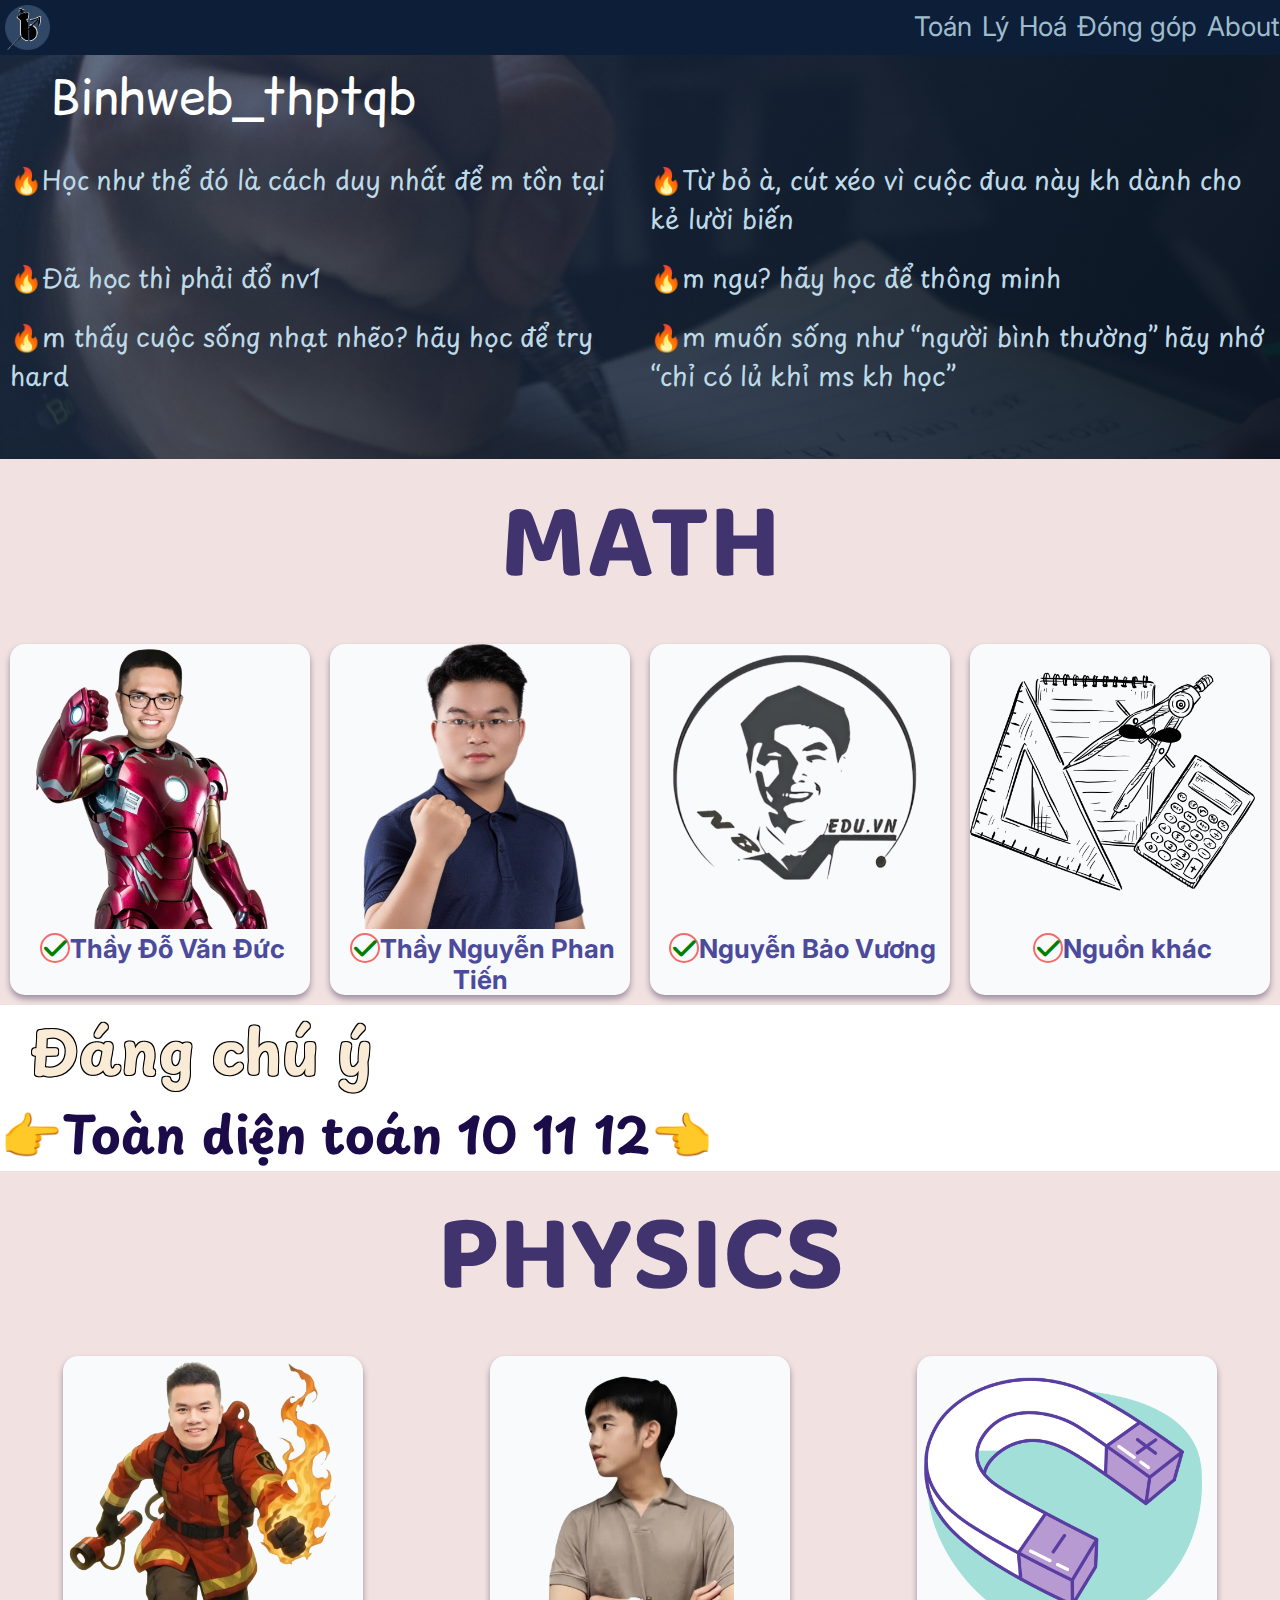
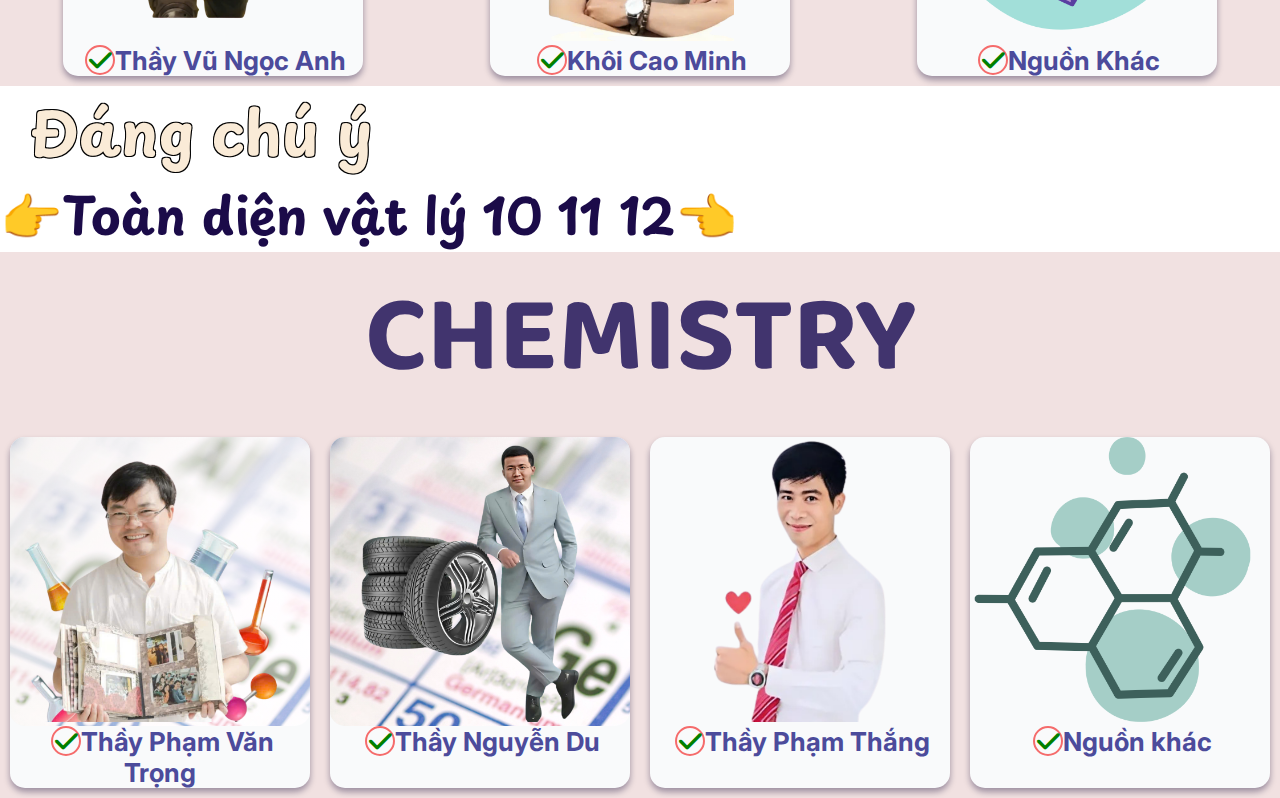
<file: index.html>
<!DOCTYPE html>
<html>

<head>
    <!-- Google tag (gtag.js) -->
<script async src="https://www.googletagmanager.com/gtag/js?id=G-LX3SRKTXH1"></script>
<script>
  window.dataLayer = window.dataLayer || [];
  function gtag(){dataLayer.push(arguments);}
  gtag('js', new Date());

  gtag('config', 'G-LX3SRKTXH1');
</script>



    <title>Binhweb_thptqg</title>
    <link rel="stylesheet" href="css/trangchu_style.css">
    <link rel="icon" href="resource/images/logo.png" type="images/png">
    <link rel="preconnect" href="https://fonts.googleapis.com">
    <link rel="preconnect" href="https://fonts.gstatic.com" crossorigin>
    <link
        href="https://fonts.googleapis.com/css2?family=Baloo+Bhai+2:wght@400..800&family=Comic+Relief:wght@400;700&family=Inter:ital,opsz,wght@0,14..32,100..900;1,14..32,100..900&family=Lato&family=Noto+Sans:ital,wdth,wght@0,87.5,100..900;1,87.5,100..900&family=Playpen+Sans:wght@100..800&display=swap"
        rel="stylesheet">
        <link rel="stylesheet" href="https://cdnjs.cloudflare.com/ajax/libs/font-awesome/6.0.0/css/all.min.css">

</head>

<body>
    <!------------------------------------------------------nav------------------------------------------------------------------------------------->
    <!------------------------------------------------------------------------------------------------------------------------>
    <div class="nav">
        <img src="resource/images/logo.png" alt="logo">
        <a href="">About</a>
        <a href="">Đóng góp</a>
        <a href="#chems">Hoá</a>
        <a href="#phys">Lý</a>
        <a href="#math">Toán</a>
    </div>

<!--fix-->
    <!------------------------------------------------------ title trang dau chua slogan------------------------------------------------------------------------------------->
    <!------------------------------------------------------------------------------------------------------------------------>
    <div class="section1_chua_slogan">
        <h1 class="title_ten_web">Binhweb_thptqb</h1>
        <!------------------------------------------------------ slogan------------------------------------------------------------------------------------->
        <!------------------------------------------------------------------------------------------------------------------------>

        <div class="container_slogan">
            <div class="slogan">
                🔥Học như thể đó là cách duy nhất để m tồn tại
            </div>
            <div class="slogan">
                🔥Từ bỏ à, cút xéo vì cuộc đua này kh dành cho kẻ lười biến </div>
            <div class="slogan">
                🔥Đã học thì phải đổ nv1
            </div>
            <div class="slogan">
                🔥m ngu? hãy học để thông minh
            </div>
            <div class="slogan">
                🔥m thấy cuộc sống nhạt nhẽo? hãy học để try hard
            </div>
            <div class="slogan">
                🔥m muốn sống như “người bình thường” hãy nhớ “chỉ có lủ khỉ ms kh học”
            </div>
            <br><br><br>
        </div>
    </div>

    <!------------------------------------------------------ link------------------------------------------------------------------------------------->
    <!------------------------------------------------------------------------------------------------------------------------>

    <div class="section2_chua_link">
        <!------------------------------------------------------ math------------------------------------------------------------------------------------->
        <!------------------------------------------------------------------------------------------------------------------------>
        <div id="math">
            <div class="title_in_section2">MATH</div>
            <div class="container_in_section2">
                <figure>
                    
                    <a href="#"><img class="img_container_in_section2" src="resource/images/p_trangchu/T_duc.png"
                            alt="thay do van duc"></a>
                  
                    <figcaption class="caption">Thầy Đỗ Văn Đức</figcaption>
                </figure>

                <figure>
                    <a href="#"><img class="img_container_in_section2" src="resource/images/p_trangchu/T_tien.png"
                            alt="nguyen phan tien"></a>
                    <figcaption class="caption">Thầy Nguyễn Phan Tiến</figcaption>
                </figure>

                <figure>
                    <a href="#"><img class="img_container_in_section2" src="resource/images/p_trangchu/T_vuong.png"
                            alt="nguyen bao vuong"></a>
                    <figcaption class="caption">Nguyễn Bảo Vương</figcaption>
                </figure>

                <figure>
                    <a href="#"><img class="img_container_in_section2" src="resource/images/p_trangchu/T_khac.png"
                            alt="toan khac"></a>
                    <figcaption class="caption">Nguồn khác</figcaption>
                </figure>
            </div>

            <div class="hot">Đáng chú ý</div>
            <div class="hot_1"><a href="https://drive.google.com/file/d/1yShjsV0GcyddwEQVmiiu53rLAkPAD_zj/view?usp=drive_link"> 👉Toàn diện toán 10 11 12👈</a></div>
            
        </div>

        <!------------------------------------------------------ phys------------------------------------------------------------------------------------->
        <!------------------------------------------------------------------------------------------------------------------------>

        <div id="phys">
            <div class="title_in_section2">PHYSICS</div>
            <div class="container_in_section2">
                <figure>
                    <a href="#"><img class="img_container_in_section2" src="resource/images/p_trangchu/L_anh.png"
                            alt="thay vu ngoc anh"></a>
                    <figcaption class="caption">Thầy Vũ Ngọc Anh</figcaption>
                </figure>

                <figure>
                    <a href="#"><img class="img_container_in_section2" src="resource/images/p_trangchu/L_minh.png"
                            alt="khoi cao minh"></a>
                    <figcaption class="caption">Khôi Cao Minh</figcaption>
                </figure>

                <figure>
                    <a href="#"><img class="img_container_in_section2" src="resource/images/p_trangchu/L_khac.png"
                            alt="ly khac"></a>
                    <figcaption class="caption">Nguồn Khác</figcaption>
                </figure>
            </div>

            <div class="hot">Đáng chú ý</div>
            <div class="hot_1"><a href="https://drive.google.com/file/d/1CDehKyVabB594SEA3nmoI7YZvaqQfGgD/view?usp=drive_link"> 👉Toàn diện vật lý 10 11 12👈</a></div>
            
        </div>
        <!------------------------------------------------------ ches------------------------------------------------------------------------------------->
        <!------------------------------------------------------------------------------------------------------------------------>

            <div id="chems">
                <div class="title_in_section2">CHEMISTRY</div>
                <div class="container_in_section2">
                    <figure>
                        <div id="img_h_trong">
                        <a href="H_Trong.html"><img class="img_container_in_section2" src="resource/images/p_trangchu/H_trong.png"
                                alt="thay pham van trong"></a>
                        </div>
                        <figcaption class="caption">Thầy Phạm Văn Trọng</figcaption>
                    </figure>


                    <figure>
                        <div id="img_h_du">
                        <a href="H_Du.html"><img class="img_container_in_section2" src="resource/images/p_trangchu/H_du.png"
                                alt="nguyen du"></a>
                        </div>
                        <figcaption class="caption">Thầy Nguyễn Du</figcaption>
                    </figure>

                    <figure>
                        <a href="#"><img class="img_container_in_section2" src="resource/images/p_trangchu/H_thang.png"
                                alt="pham thang"></a>
                        <figcaption class="caption">Thầy Phạm Thắng</figcaption>
                    </figure>

                    <figure>
                        <a href="#"><img class="img_container_in_section2" src="resource/images/p_trangchu/H_khac.png"
                                alt="hoa khac"></a>
                        <figcaption class="caption">Nguồn khác</figcaption>
                    </figure>
                </div>
            </div>

</body>

</html>
</file>
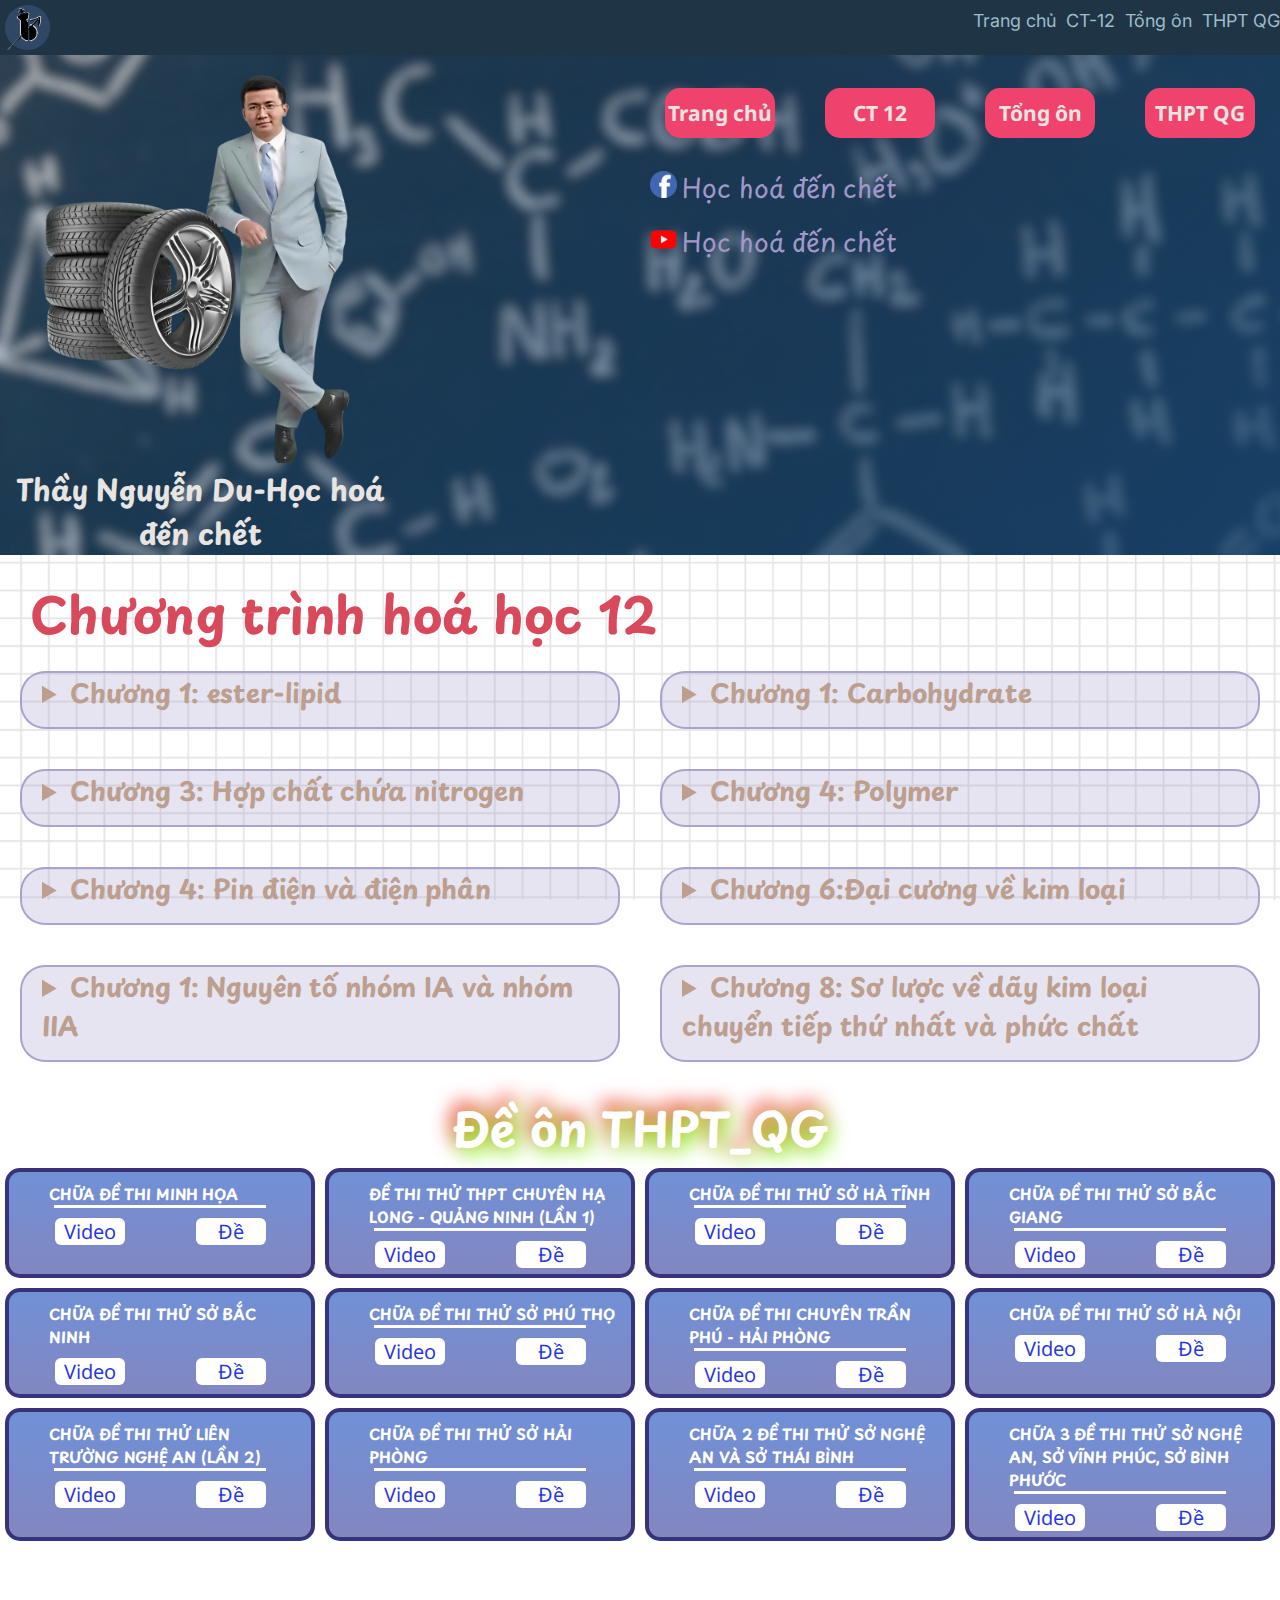
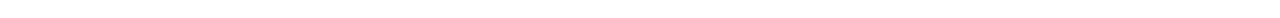
<file: H_Du.html>
<!DOCTYPE html>
<html>

<head>
    <!-- Google tag (gtag.js) -->
<script async src="https://www.googletagmanager.com/gtag/js?id=G-LX3SRKTXH1"></script>
<script>
  window.dataLayer = window.dataLayer || [];
  function gtag(){dataLayer.push(arguments);}
  gtag('js', new Date());

  gtag('config', 'G-LX3SRKTXH1');
</script>

    <title>Binhweb_thptqg_chemistry</title>
    <link rel="stylesheet" href="css/H_Du.css">
    <link rel="icon" href="resource/images/logo.png" type="images/png">
    <link rel="preconnect" href="https://fonts.googleapis.com">
    <link rel="preconnect" href="https://fonts.gstatic.com" crossorigin>
    <link
        href="https://fonts.googleapis.com/css2?family=Baloo+Bhai+2:wght@400..800&family=Comic+Relief:wght@400;700&family=Inter:ital,opsz,wght@0,14..32,100..900;1,14..32,100..900&family=Lato&family=Noto+Sans:ital,wdth,wght@0,87.5,100..900;1,87.5,100..900&family=Playpen+Sans:wght@100..800&display=swap"
        rel="stylesheet">

</head>

<body>
    <!------------------------------------------------------nav------------------------------------------------------------------------------------->
    <!------------------------------------------------------------------------------------------------------------------------>
    <div class="nav">
        <img src="resource/images/logo.png" alt="logo">
        <a href="#section4">THPT QG </a>

        <a href="#section3">Tổng ôn</a>
        <a href="#section2">CT-12</a>
        <a href="index.html">Trang chủ</a>
    </div>

    <!------------------------------------------------------section1------------------------------------------------------------------------------------->
    <!------------------------------------------------------------------------------------------------------------------------>
    <div id="section1"><!--fix-->
        <div class="container1">
            <div class="chuaimg">
                <img class="img_trong" src="resource/images/p_H_Du/H_du.png">
                <div class="title">
                    Thầy Nguyễn Du-Học hoá đến chết
                </div>
            </div>

            <div class="chua2container">
                <div class="chuabutton">
                    <a class="button" href="index.html">Trang chủ</a>

                    <a class="button" href="#section2">CT 12</a>
                    <a class="button" href="#section3">Tổng ôn</a>
                    <a class="button" href="#section4">THPT QG</a>
                </div>

                <div class="chualink">
                    <!--<a class="link" href="#" ><img src="resource/images/p_H_Trong/logo/L_website.png" class="logo">Website</a> -->
                    <a class="link" href="https://www.facebook.com/thayduhoa"> <img
                            src="resource/images/p_H_Trong/logo/L_facebook.png" class="logo">Học hoá đến chết</a>
                     <a class="link" href="https://www.youtube.com/@hochoachet"><img
                            src="resource/images/p_H_Trong/logo/L_youtube.png" class="logo">Học hoá đến chết</a>
                </div>
            </div>
        </div>
    </div>
    <!------------------------------------------------------section2------------------------------------------------------------------------------------->
    <!------------------------------------------------------------------------------------------------------------------------>
    <div id="section2">
        <div class="st2_title">
            Chương trình hoá học 12
        </div>
        <div class="cotainerchualist">
            <!------------------------------------------------------chương 1-------------------------------------->
            <details class="layer1">
                <summary>
                    Chương 1: ester-lipid
                </summary>
                <ol class="k">
                    <li>
                        <!------------------------------------------------------ester-lipid-------------------------------------->
                        <details class="layer2">
                            <summary>
                                Ester-lipid
                            </summary>
                            <ol class="k">
                                <li>
                                    <div class="layer3">
                                        <a href="https://youtu.be/8nfiPbueiPI?si=OKrE30Sg_TlC83AB">Video</a>
                                    </div>
                                    
                                </li>
                                <li>
                                    <div class="layer3">
                                        <a href="https://drive.google.com/file/d/1MvhiKbwyMXTJajoVaP-TYyF7SdMTCkSv/view?usp=sharing">Đề</a>
                                    </div>
                                </li>
                            </ol>
                        </details>
                    </li>

                    <li>
                        <!------------------------------------------------------Xà phòng-------------------------------------->
                        <details class="layer2">
                            <summary>
                                Xà phòng-Chất giặt rửa
                            </summary>
                            <ol class="k">
                                <li>
                                    <div class="layer3">
                                        <a href="https://youtu.be/C3jy7oHOmM8?si=IfTukRuUkT1d-hSn">Video</a>
                                    </div>
                                    
                                </li>
                                <li>
                                    <div class="layer3">
                                        <a href="https://drive.google.com/file/d/1ReZ6mHBugsxI37AYWCFLoH3lIWM2ki4t/view?usp=sharing">Đề</a>
                                    </div>
                                </li>
                            </ol>
                        </details>
                    </li>

                    <li>
                         <!-----------------------------------------------------CHỮA 120 CÂU ESTER - LIPID TRONG ĐỀ THI ĐẠI HỌC VÀ CÁC ĐỀ THI THỬ-------------------------------------->
                         <details class="layer2">
                            <summary>
                                CHỮA 120 CÂU ESTER - LIPID TRONG ĐỀ THI ĐẠI HỌC VÀ CÁC ĐỀ THI THỬ
                            </summary>
                            <ol class="k">
                                <li>
                                    <div class="layer3">
                                        <a href="https://youtu.be/HpY0KGAB89A?si=kxWvhLFl-Jmbd701">Video</a>
                                    </div>
                                    
                                </li>
                                <li>
                                    <div class="layer3">
                                        <a href="https://www.youtube.com/redirect?event=video_description&redir_token=[base64]&q=https%3A%2F%2Fdrive.google.com%2Fdrive%2Ffolders%2F1hPCQt-29pPHoY8otXd801zMTWf_BaWSk%3Fusp%3Ddrive_link&v=HpY0KGAB89A">Đề</a>
                                    </div>
                                </li>
                            </ol>
                        </details>
                    </li>
                </ol>
            </details>

            <!------------------------------------------------------chương 2-------------------------------------->
            <details class="layer1">
                <summary>
                    Chương 1: Carbohydrate
                </summary>
                <ol class="k">
                    <li>
                        <!------------------------------------------------------GLUCOSE VÀ FRUCTOSE-------------------------------------->
                        <details class="layer2">
                            <summary>
                                GLUCOSE VÀ FRUCTOSE
                            </summary>
                            <ol class="k">
                                <li>
                                    <div class="layer3">
                                        <a href="https://youtu.be/XLPKhuRhCBc?si=GfZco0DOPzYMJJpC">Video</a>
                                    </div>
                                    
                                </li>
                                <li>
                                    <div class="layer3">
                                        <a href="https://drive.google.com/file/d/1UCskCtIAWbsqmzj0dZY4irDOGoKi9azE/view?usp=sharing">Đề</a>
                                    </div>
                                </li>
                            </ol>
                        </details>
                    </li>

                    <li>
                        <!------------------------------------------------------SACCHAROSE VÀ MALTOSE-------------------------------------->
                        <details class="layer2">
                            <summary>
                                SACCHAROSE VÀ MALTOSE
                            </summary>
                            <ol class="k">
                                <li>
                                    <div class="layer3">
                                        <a href="https://youtu.be/XelD6r5_n_c?si=udWWCKYS3Zq46b8z">Video</a>
                                    </div>
                                    
                                </li>
                                <li>
                                    <div class="layer3">
                                        <a href="https://drive.google.com/file/d/1_N2K1BOtIm7HmYwCrkKC4wTm6WTa0X3M/view?usp=sharing">Đề</a>
                                    </div>
                                </li>
                            </ol>
                        </details>
                    </li>
                    <li>
                        <!------------------------------------------------------TINH BỘT VÀ CELLULOSE------------------------------------->
                        <details class="layer2">
                            <summary>
                                TINH BỘT VÀ CELLULOSE
                            </summary>
                            <ol class="k">
                                <li>
                                    <div class="layer3">
                                        <a href="https://youtu.be/FpEp0NWB4_M?si=8nVY52n9xCwcKtlL">Video</a>
                                    </div>
                                    
                                </li>
                                <li>
                                    <div class="layer3">
                                        <a href="https://drive.google.com/file/d/1EVhDPemccfxfcYfw8EcvU0YQM0ZWV84m/view?usp=sharing">Đề</a>
                                    </div>
                                </li>
                            </ol>
                        </details>
                    </li>

                    <li>
                        <!------------------------------------------------------CHỮA 2 ĐỀ KIỂM TRA CARBOHYDRATE------------------------------------->
                        <details class="layer2">
                            <summary>
                                CHỮA 2 ĐỀ KIỂM TRA CARBOHYDRATE
                            </summary>
                            <ol class="k">
                                <li>
                                    <div class="layer3">
                                        <a href="https://youtu.be/hrHdtdVTy70?si=_WCwoEq4BSQVzHur">Video</a>
                                    </div>
                                    
                                </li>
                                <li>
                                    <div class="layer3">
                                        <a href="https://www.youtube.com/redirect?event=video_description&redir_token=[base64]&q=https%3A%2F%2Fdrive.google.com%2Fdrive%2Ffolders%2F1HNM4cJ4e6EcKDkUUd_RTQGLHCAGFUISp%3Fusp%3Ddrive_link&v=hrHdtdVTy70">Đề</a>
                                    </div>
                                </li>
                            </ol>
                        </details>
                    </li>
                </ol>
            </details>

             <!------------------------------------------------------chương 3-------------------------------------->
             <details class="layer1">
                <summary>
                    Chương 3: Hợp chất chứa nitrogen
                </summary>
                <ol class="k">
                    <li>
                        <!------------------------------------------------------AMINE-------------------------------------->
                        <details class="layer2">
                            <summary>
                                AMINE
                            </summary>
                            <ol class="k">
                                <li>
                                    <div class="layer3">
                                        <a href="https://youtu.be/tTfgqXaw8uQ?si=FVepGiGJhY3b8ldb">Video</a>
                                    </div>
                                    
                                </li>
                                <li>
                                    <div class="layer3">
                                        <a href="https://drive.google.com/file/d/1eyxgRBHDyl_GKvo0AfonBbQEK3UQeMVy/view?usp=sharing">Đề</a>
                                    </div>
                                </li>
                            </ol>
                        </details>
                    </li>

                    <li>
                        <!------------------------------------------------------AMINO ACID VÀ PEPTIDE-------------------------------------->
                        <details class="layer2">
                            <summary>
                                AMINO ACID VÀ PEPTIDE
                            </summary>
                            <ol class="k">
                                <li>
                                    <div class="layer3">
                                        <a href="https://youtu.be/7lW6UpVFJVE?si=QQ9sNW-HPgActnAH">Video</a>
                                    </div>
                                    
                                </li>
                                <li>
                                    <div class="layer3">
                                        <a href="https://drive.google.com/file/d/1ZrsgOXISb2BGxAJWGLOIdKzml8dhnlrZ/view?usp=drive_link">Đề</a>
                                    </div>
                                </li>
                            </ol>
                        </details>
                    </li>
                    <li>
                        <!------------------------------------------------------PROTEIN VÀ ENZYME------------------------------------->
                        <details class="layer2">
                            <summary>
                                PROTEIN VÀ ENZYME
                            </summary>
                            <ol class="k">
                                <li>
                                    <div class="layer3">
                                        <a href="https://youtu.be/rzs_xCSiE0A?si=CvvBiyxuJwblnKAq">Video</a>
                                    </div>
                                    
                                </li>
                                <li>
                                    <div class="layer3">
                                        <a href="https://drive.google.com/file/d/15ly2Y_29hQzZikNnq57SzCWT5JDKo3Uk/view?usp=drive_link">Đề</a>
                                    </div>
                                </li>
                            </ol>
                        </details>
                    </li>
                    <li>
                        <!------------------------------------------------------CHỮA 2 ĐỀ KIỂM TRA HỢP CHẤT NITROGEN------------------------------------->
                        <details class="layer2">
                            <summary>
                                CHỮA 2 ĐỀ KIỂM TRA HỢP CHẤT NITROGEN
                            </summary>
                            <ol class="k">
                                <li>
                                    <div class="layer3">
                                        <a href="https://youtu.be/aXnNOqx9HpU?si=1Y_mi1mwroPE4Zm8">Video</a>
                                    </div>
                                    
                                </li>
                                <li>
                                    <div class="layer3">
                                        <a href="https://www.youtube.com/redirect?event=video_description&redir_token=[base64]&q=https%3A%2F%2Fdrive.google.com%2Fdrive%2Ffolders%2F1vG_goha-BC9aTJws7nvQhES93DJGmXK0%3Fusp%3Ddrive_link&v=aXnNOqx9HpU">Đề</a>
                                    </div>
                                </li>
                            </ol>
                        </details>
                    </li>
                </ol>
            </details>
            
            <!------------------------------------------------------chương 4-------------------------------------->
            <details class="layer1">
                <summary>
                    Chương 4: Polymer
                </summary>
                <ol class="k">
                    <li>
                        <!------------------------------------------------------ĐẠI CƯƠNG VỀ POLYMER-------------------------------------->
                        <details class="layer2">
                            <summary>
                                ĐẠI CƯƠNG VỀ POLYMER
                            </summary>
                            <ol class="k">
                                <li>
                                    <div class="layer3">
                                        <a href="https://youtu.be/EOyxtq2JKRU?si=uVp958rxCK62SyXX">Video</a>
                                    </div>
                                    
                                </li>
                                <li>
                                    <div class="layer3">
                                        <a href="https://drive.google.com/file/d/1wn6sQ6-lO8RB6uKlSFvPTBn2y2vjR7bC/view?usp=drive_link">Đề</a>
                                    </div>
                                </li>
                            </ol>
                        </details>
                    </li>

                    <li></li>
                        <!------------------------------------------------------CHẤT DẺO - VẬT LIỆU COMPOSITE - TƠ - CAO SU - KEO DÁN TỔNG HỢP-------------------------------------->
                        <details class="layer2">
                            <summary>
                                CHẤT DẺO - VẬT LIỆU COMPOSITE - TƠ - CAO SU - KEO DÁN TỔNG HỢP
                            </summary>
                            <ol class="k">
                                <li>
                                    <div class="layer3">
                                        <a href="https://youtu.be/Wte765CFfoo?si=_q8RAOUrNBX9boQx">Video</a>
                                    </div>
                                    
                                </li>
                                <li>
                                    <div class="layer3">
                                        <a href="https://drive.google.com/file/d/1htAL__XLwsRYtJDi4wrRXiNOOyJ1YvBZ/view?usp=drive_link">Đề</a>
                                    </div>
                                </li>
                            </ol>
                        </details>
                    </li>
                </ol>
            </details>

            <!------------------------------------------------------chương 5-------------------------------------->
            <details class="layer1">
                <summary>
                    Chương 4: Pin điện và điện phân
                </summary>
                <ol class="k">
                    <li>
                        <!------------------------------------------------------THẾ ĐIỆN CỰC VÀ NGUỒN ĐIỆN HÓA HỌC------------------------------------->
                        <details class="layer2">
                            <summary>
                                THẾ ĐIỆN CỰC VÀ NGUỒN ĐIỆN HÓA HỌC
                            </summary>
                            <ol class="k">
                                <li>
                                    <div class="layer3">
                                        <a href="https://youtu.be/xlBNFQkz3_E?si=xTaoGP_eH8tVfmZm">Video</a>
                                    </div>
                                    
                                </li>
                                <li>
                                    <div class="layer3">
                                        <a href="https://drive.google.com/file/d/1p2Fvuk8zQg_GgYv1VInbsfzktHHRpiOp/view?usp=drive_link">Đề</a>
                                    </div>
                                </li>
                            </ol>
                        </details>
                    </li>

                    <li></li>
                        <!------------------------------------------------------ĐIỆN PHÂN-------------------------------------->
                        <details class="layer2">
                            <summary>
                                ĐIỆN PHÂN
                            </summary>
                            <ol class="k">
                                <li>
                                    <div class="layer3">
                                        <a href="https://youtu.be/HqjDIseuzFY?si=KgppgjzQlgVy9NkK">Video</a>
                                    </div>
                                    
                                </li>
                                <li>
                                    <div class="layer3">
                                        <a href="https://drive.google.com/file/d/1QsjZpan3rGaXi8IYmFikjjhy2_L76PCI/view?usp=drive_link">Đề</a>
                                    </div>
                                </li>
                            </ol>
                        </details>
                    </li>
                </ol>
            </details>

            <!------------------------------------------------------chương 6-------------------------------------->
            <details class="layer1">
                <summary>
                    Chương 6:Đại cương về kim loại
                </summary>
                <ol class="k">
                   

                    <li>
                        <!------------------------------------------------------Tính chất vật lí và tính chất hóa học của kim loại-------------------------------------->
                        <details class="layer2">
                            <summary>
                                ĐẶC ĐIỂM CẤU TẠO VÀ LIÊN KẾT KIM LOẠI. TÍNH CHẤT KIM LOẠI VẬT LÍ VÀ TÍNH CHẤT HÓA HỌC.

                            </summary>
                            <ol class="k">
                                <li>
                                    <div class="layer3">
                                        <a href="https://youtu.be/3PKBx5Tl5J4?si=-3DfYd47FxQ5W_jc">Video</a>
                                    </div>
                                    
                                </li>
                                
                                <li>
                                    <div class="layer3">
                                        <a href="https://drive.google.com/file/d/10Mn70Uo-aaZtYv552KDXw9Uvv0a8MhnO/view?usp=sharing">Đề cấu tạo và tính chất vật lý</a>
                                    </div>
                                </li>
                                <li>
                                    <div class="layer3">
                                        <a href="https://drive.google.com/file/d/1WkLNRbTZhhu6wUm2An30vNRR61dbujom/view?usp=drive_link">Đề tính chất hoá học</a>
                                    </div>
                                </li>
                                
                            </ol>
                        </details>
                    </li>
                    <li>
                        <!------------------------------------------------------Kim loại trong tự nhiên và phương pháp tách kim loại------------------------------------->
                        <details class="layer2">
                            <summary>
                                Phương pháp tách kim loại
                            </summary>
                            <ol class="k">
                                <li>
                                    <div class="layer3">
                                        <a href="https://youtu.be/fOElNpwr2HM?si=xBkPe5hdTVtFg6qH">Video </a>
                                    </div>
                                    
                                </li>
                                <li>
                                    <div class="layer3">
                                        <a href="https://drive.google.com/file/d/1Gavl-gBuwF_l_IS3erEeKH7lNGvH275g/view?usp=drive_link">Đề</a>
                                    </div>
                                </li>
                            </ol>
                        </details>
                    </li>

                    <li>
                        <!------------------------------------------------------HỢP KIM - SỰ ĂN MÒN KIM LOẠI-------------------------------------->
                        <details class="layer2">
                            <summary>
                                HỢP KIM - SỰ ĂN MÒN KIM LOẠI
                            </summary>
                            <ol class="k">
                                <li>
                                    <div class="layer3">
                                        <a href="https://youtu.be/iolbKxBzQ3M?si=jEX3KJIjLxH6gyxt">Video</a>
                                    </div>
                                    
                                </li>
                                <li>
                                    <div class="layer3">
                                        <a href="https://drive.google.com/file/d/1L7DjFp8JzR6H-rf_vcvhk1ySozI35hoH/view?usp=drive_link">Đề</a>
                                    </div>
                                </li>
                            </ol>
                        </details>
                    </li>

                    
                       
                </ol>
            </details>

             <!------------------------------------------------------chương 7-------------------------------------->
             <details class="layer1">
                <summary>
                    Chương 1: Nguyên tố nhóm IA và nhóm IIA
                </summary>
                <ol class="k">
                    <li>
                        <!------------------------------------------------------NGUYÊN TỐ NHÓM IA------------------------------------->
                        <details class="layer2">
                            <summary>
                                NGUYÊN TỐ NHÓM IA
                            </summary>
                            <ol class="k">
                                <li>
                                    <div class="layer3">
                                        <a href="https://youtu.be/NhlH3X92rpg?si=TUI3Ar-atKdtW7XA">Video</a>
                                    </div>
                                    
                                </li>
                                <li>
                                    <div class="layer3">
                                        <a href="https://drive.google.com/file/d/1rnC2OC8dyBiJ78BOzJxyt0ZUEhVFRHWA/view?usp=drive_link">Đề</a>
                                    </div>
                                </li>
                            </ol>
                        </details>
                    </li>

                    <li></li>
                        <!------------------------------------------------------NGUYÊN TỐ NHÓM IIA - NƯỚC CỨNG -------------------------------------->
                        <details class="layer2">
                            <summary>
                                NGUYÊN TỐ NHÓM IIA - NƯỚC CỨNG 
                            </summary>
                            <ol class="k">
                                <li>
                                    <div class="layer3">
                                        <a href="https://youtu.be/OLFo-k3T4XE?si=xLadjTrzGO80mQ0J">Video</a>
                                    </div>
                                    
                                </li>
                                <li>
                                    <div class="layer3">
                                        <a href="https://drive.google.com/file/d/15wOwHzYKcPr0kcW2HFHoh3Ob6yfvIlYJ/view?usp=drive_link">Đề</a>
                                    </div>
                                </li>
                            </ol>
                        </details>
                    </li>
                </ol>
            </details>

              <!------------------------------------------------------chương 8-------------------------------------->
              <details class="layer1">
                <summary>
                    Chương 8: Sơ lược về dãy kim loại chuyển tiếp thứ nhất và phức chất
                </summary>
                <ol class="k">
                    <li>
                        <!------------------------------------------------------ĐẠI CƯƠNG VỀ KIM LOẠI CHUYỂN TIẾP DÃY THỨ NHẤT------------------------------------->
                        <details class="layer2">
                            <summary>
                                ĐẠI CƯƠNG VỀ KIM LOẠI CHUYỂN TIẾP DÃY THỨ NHẤT
                            </summary>
                            <ol class="k">
                                <li>
                                    <div class="layer3">
                                        <a href="https://youtu.be/ITvyekImifI?si=dHgy_gfkGfmH3ImG">Video</a>
                                    </div>
                                    
                                </li>
                                <li>
                                    <div class="layer3">
                                        <a href="https://drive.google.com/file/d/17qpe_0wAZi41aYIlzEbjv_gh_qBqjdDn/view?usp=drive_link">Đề</a>
                                    </div>
                                </li>
                            </ol>
                        </details>
                    </li>

                    <li></li>
                        <!------------------------------------------------------PHỨC CHẤT-------------------------------------->
                        <details class="layer2">
                            <summary>
                                PHỨC CHẤT
                            </summary>
                            <ol class="k">
                                <li>
                                    <div class="layer3">
                                        <a href="https://youtu.be/lMD8Pgy1VMo?si=G3PUIn55ncS1Qouh">Video</a>
                                    </div>
                                    
                                </li>
                                <li>
                                    <div class="layer3">
                                        <a href="https://drive.google.com/file/d/1Cixc4LNaACiQAoY0giHRpd7HBC5IketJ/view?usp=drive_link">Đề</a>
                                    </div>
                                </li>
                            </ol>
                        </details>
                    </li>
                </ol>
            </details>

                        
            
        </div>
    </div>





    <!------------------------------------------------------section3------------------------------------------------------------------------------------->
    <!------------------------------------------------------------------------------------------------------------------------>
    <div id="section4">
       

        <!------------------------------------------------------tổng ôn hoá vô cơ------------------------------------------------------------------------------------->
        <!------------------------------------------------------------------------------------------------------------------------>
        <div class="section4-title">
            Đề ôn THPT_QG
        </div>
        <div class="container_chua_card4">
            <div class="card4">
                <div class="card_title4">CHỮA ĐỀ THI MINH HỌA</div>
                <div class="box2"></div>
                <div class="card_chua_button4">
                    <a class="card_button4" href="hhttps://youtu.be/xQaFkr6Tffc?si=9VnHEN92aJSGevMf">Video</a>
                    <a class="card_button4" href="https://www.youtube.com/redirect?event=video_description&redir_token=[base64]&q=https%3A%2F%2Fdcdn.dantri.com.vn%2F2024%2F10%2F18%2F04hoahoc-1729236239003.pdf&v=xQaFkr6Tffc">Đề</a>
                </div>
            </div>

            <div class="card4">
                <div class="card_title4"> ĐỀ THI THỬ THPT CHUYÊN HẠ LONG - QUẢNG NINH (LẦN 1)</div>
                <div class="box2"></div>
                <div class="card_chua_button4">
                    <a class="card_button4" href="https://youtu.be/StfjSHEZ4_4?si=P95ikQefzCrK8Df8">Video</a>
                    <a class="card_button4" href="https://www.youtube.com/redirect?event=video_description&redir_token=[base64]&q=https%3A%2F%2Fdrive.google.com%2Fdrive%2Ffolders%2F1_9j1eiHQrliTez3KfT3cjVtXWl04T4sj%3Fusp%3Ddrive_link&v=StfjSHEZ4_4">Đề</a>
                </div>
            </div>

            <div class="card4">
                <div class="card_title4">CHỮA ĐỀ THI THỬ SỞ HÀ TĨNH</div>
                <div class="box2"></div>
                <div class="card_chua_button4">
                    <a class="card_button4" href="https://youtu.be/CRMxT46DR9c?si=6tgN4xdW7Iy9SRVl">Video</a>
                    <a class="card_button4" href="https://www.youtube.com/redirect?event=video_description&redir_token=[base64]&q=https%3A%2F%2Fdrive.google.com%2Fdrive%2Fu%2F1%2Ffolders%2F1_9j1eiHQrliTez3KfT3cjVtXWl04T4sj&v=CRMxT46DR9c">Đề</a>
                </div>
            </div>

            <div class="card4">
                <div class="card_title4">CHỮA ĐỀ THI THỬ SỞ BẮC GIANG</div>
                <div class="box2"></div>
                <div class="card_chua_button4">
                    <a class="card_button4" href="https://youtu.be/ROuHDvSe-0o?si=cegpdluffnm2naDq">Video</a>
                    <a class="card_button4" href="https://www.youtube.com/redirect?event=video_description&redir_token=[base64]&q=https%3A%2F%2Fdrive.google.com%2Fdrive%2Fu%2F1%2Ffolders%2F1_9j1eiHQrliTez3KfT3cjVtXWl04T4sj&v=ROuHDvSe-0o">Đề</a>
                </div>
            </div>

            <div class="card4">
                <div class="card_title4">CHỮA ĐỀ THI THỬ SỞ BẮC NINH</div>
                <div class="box4"></div>
                <div class="card_chua_button4">
                    <a class="card_button4" href="https://youtu.be/2urYrxlRebo?si=CUmAszfJqMc4cK46">Video</a>
                    <a class="card_button4" href="https://www.youtube.com/redirect?event=video_description&redir_token=[base64]&q=https%3A%2F%2Fdrive.google.com%2Fdrive%2Fu%2F1%2Ffolders%2F1_9j1eiHQrliTez3KfT3cjVtXWl04T4sj&v=2urYrxlRebo">Đề</a>
                </div>
            </div>

            <div class="card4">
                <div class="card_title4">CHỮA ĐỀ THI THỬ SỞ PHÚ THỌ</div>
                <div class="box2"></div>
                <div class="card_chua_button4">
                    <a class="card_button4" href="https://youtu.be/ixIMIg1csH4?si=3l3JjrWL6_dGEWyh">Video</a>
                    <a class="card_button4" href="https://www.youtube.com/redirect?event=video_description&redir_token=[base64]&q=https%3A%2F%2Fdrive.google.com%2Fdrive%2Fu%2F1%2Ffolders%2F1_9j1eiHQrliTez3KfT3cjVtXWl04T4sj&v=ixIMIg1csH4">Đề</a>
                </div>
            </div>

            <div class="card4">
                <div class="card_title4">CHỮA ĐỀ THI CHUYÊN TRẦN PHÚ - HẢI PHÒNG</div>
                <div class="box2"></div>
                <div class="card_chua_button4">
                    <a class="card_button4" href="https://youtu.be/4MYPa6TEZiU?si=w-0Hk5lTc3Ki1OJk">Video</a>
                    <a class="card_button4" href="https://www.youtube.com/redirect?event=video_description&redir_token=[base64]&q=https%3A%2F%2Fdrive.google.com%2Fdrive%2Fu%2F1%2Ffolders%2F1_9j1eiHQrliTez3KfT3cjVtXWl04T4sj&v=4MYPa6TEZiU">Đề</a>
                </div>
            </div>

            <div class="card4">
                <div class="card_title4">CHỮA ĐỀ THI THỬ SỞ HÀ NỘI</div>
                <div class="box4"></div>
                <div class="card_chua_button4">
                    <a class="card_button4" href="https://youtu.be/Hi5vkJ2c6Ew?si=GvfN6OOdO4-Nf05g">Video</a>
                    <a class="card_button4" href="https://www.youtube.com/redirect?event=video_description&redir_token=[base64]&q=https%3A%2F%2Fdrive.google.com%2Fdrive%2Fu%2F1%2Ffolders%2F1_9j1eiHQrliTez3KfT3cjVtXWl04T4sj&v=Hi5vkJ2c6Ew">Đề</a>
                </div>
            </div>

            <div class="card4">
                <div class="card_title4">CHỮA ĐỀ THI THỬ LIÊN TRƯỜNG NGHỆ AN (LẦN 2)
                </div>
                <div class="box2"></div>
                <div class="card_chua_button4">
                    <a class="card_button4" href="https://youtu.be/u3rp8w6-ZBI?si=NKgMpkytbYzW5IJd">Video</a>
                    <a class="card_button4" href="https://www.youtube.com/redirect?event=video_description&redir_token=[base64]&q=https%3A%2F%2Fdrive.google.com%2Fdrive%2Fu%2F1%2Ffolders%2F1_9j1eiHQrliTez3KfT3cjVtXWl04T4sj&v=u3rp8w6-ZBI">Đề</a>
                </div>
            </div>

            <div class="card4">
                <div class="card_title4">CHỮA ĐỀ THI THỬ SỞ HẢI PHÒNG</div>
                <div class="box2"></div>
                <div class="card_chua_button4">
                    <a class="card_button4" href="https://youtu.be/BCVa8Her0kM?si=hl9J6t78rXuHOhM6">Video</a>
                    <a class="card_button4" href="https://www.youtube.com/redirect?event=video_description&redir_token=[base64]&q=https%3A%2F%2Fdrive.google.com%2Fdrive%2Fu%2F1%2Ffolders%2F1_9j1eiHQrliTez3KfT3cjVtXWl04T4sj&v=BCVa8Her0kM">Đề</a>
                </div>
            </div>

            <div class="card4">
                <div class="card_title4">CHỮA 2 ĐỀ THI THỬ SỞ NGHỆ AN VÀ SỞ THÁI BÌNH </div>
                <div class="box2"></div>
                <div class="card_chua_button4">
                    <a class="card_button4" href="https://youtu.be/cUmQJM7Zxxs?si=KAOS8iHGOa4wHLSI">Video</a>
                    <a class="card_button4" href="https://www.youtube.com/redirect?event=video_description&redir_token=[base64]&q=https%3A%2F%2Fdrive.google.com%2Fdrive%2Fu%2F1%2Ffolders%2F1_9j1eiHQrliTez3KfT3cjVtXWl04T4sj&v=cUmQJM7Zxxs">Đề</a>
                </div>
            </div>

            <div class="card4">
                <div class="card_title4">CHỮA 3 ĐỀ THI THỬ SỞ NGHỆ AN, SỞ VĨNH PHÚC, SỞ BÌNH PHƯỚC</div>
                <div class="box2"></div>
                <div class="card_chua_button4">
                    <a class="card_button4" href="https://youtu.be/WQHdF7LCko4?si=QbIi2k5CxZ5ygfxC">Video</a>
                    <a class="card_button4" href="https://www.youtube.com/redirect?event=video_description&redir_token=[base64]&q=https%3A%2F%2Fdrive.google.com%2Fdrive%2Fu%2F1%2Ffolders%2F1_9j1eiHQrliTez3KfT3cjVtXWl04T4sj&v=WQHdF7LCko4">Đề</a>
                </div>
            </div>
            
          
        </div>


       <br><br> <br> <br>
    </div>

</body>

</html>
</file>
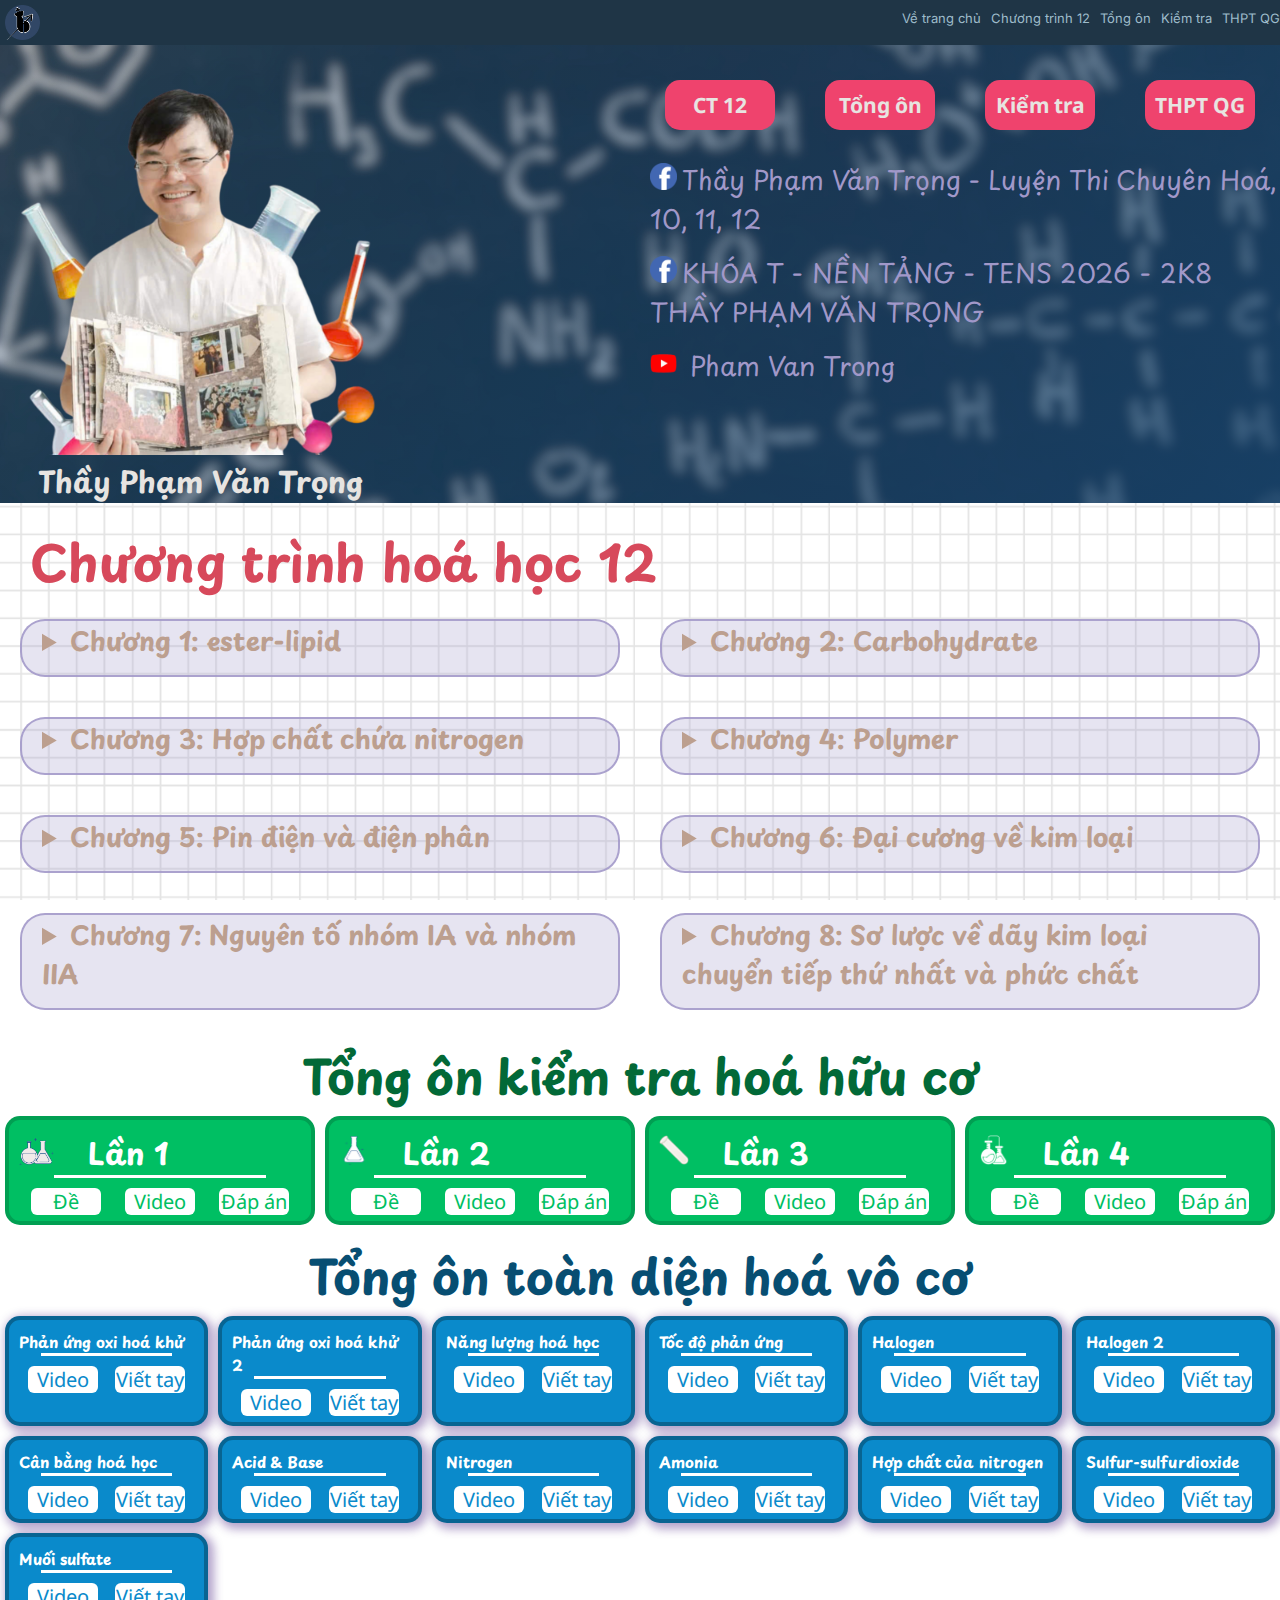
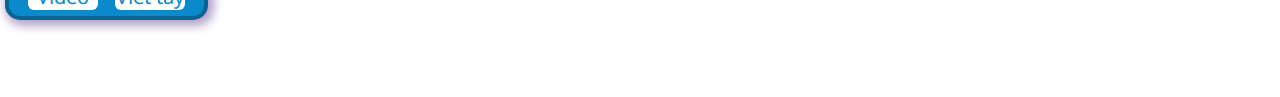
<file: H_Trong.html>
<!DOCTYPE html>
<html>

<head>
    <title>Binhweb_thptqg_chemistry</title>
    <link rel="stylesheet" href="H_Trong.css">

    <link rel="icon" href="resource/images/logo.png" type="images/png">
    <link rel="preconnect" href="https://fonts.googleapis.com">
    <link rel="preconnect" href="https://fonts.gstatic.com" crossorigin>
    <link
        href="https://fonts.googleapis.com/css2?family=Baloo+Bhai+2:wght@400..800&family=Comic+Relief:wght@400;700&family=Inter:ital,opsz,wght@0,14..32,100..900;1,14..32,100..900&family=Lato&family=Noto+Sans:ital,wdth,wght@0,87.5,100..900;1,87.5,100..900&family=Playpen+Sans:wght@100..800&display=swap"
        rel="stylesheet">
</head>

<body>
    <!------------------------------------------------------nav------------------------------------------------------------------------------------->
    <!------------------------------------------------------------------------------------------------------------------------>
    <div class="nav">
        <img src="resource/images/logo.png" alt="logo">
        <a href="">THPT QG </a>
        <a href="">Kiểm tra</a>
        <a href="#section3">Tổng ôn</a>
        <a href="#section2">Chương trình 12</a>
        <a href="Trangchu.html">Về trang chủ</a>

    </div>

    <!------------------------------------------------------section1------------------------------------------------------------------------------------->
    <!------------------------------------------------------------------------------------------------------------------------>
    <div id="section1">
        <div class="container1">
            <div class="chuaimg">
                <img class="img_trong" src="resource/images/p_H_Trong/H_trong.png">
                <div class="title">
                    Thầy Phạm Văn Trọng
                </div>
            </div>

            <div class="chua2container">
                <div class="chuabutton">
                    <a class="button" href="#section2">CT 12</a>
                    <a class="button" href="#section3">Tổng ôn</a>
                    <a class="button" href="">Kiểm tra</a>
                    <a class="button" href="">THPT QG</a>
                </div>

                <div class="chualink">
                    <!--<a class="link" href="#" ><img src="resource/images/p_H_Trong/logo/L_website.png" class="logo">Website</a> -->
                    <a class="link" href="https://www.facebook.com/PhamVanTrongEducation?locale=vi_VN"> <img
                            src="resource/images/p_H_Trong/logo/L_facebook.png" class="logo">Thầy Phạm Văn Trọng - Luyện
                        Thi Chuyên Hoá, 10, 11, 12</a>
                    <a class="link" href="https://www.facebook.com/share/g/17RgbxX1rP/"><img
                            src="resource/images/p_H_Trong/logo/L_facebook.png" class="logo">KHÓA T - NỀN TẢNG - TENS
                        2026 - 2K8 THẦY PHẠM VĂN TRỌNG</a>
                    <a class="link" href="https://www.youtube.com/@phamvantrong8277"><img
                            src="resource/images/p_H_Trong/logo/L_youtube.png" class="logo">
                        Pham Van Trong</a>

                </div>
            </div>
        </div>
    </div>
    <!------------------------------------------------------section2------------------------------------------------------------------------------------->
    <!------------------------------------------------------------------------------------------------------------------------>
    <div id="section2">
        <div class="st2_title">
            Chương trình hoá học 12
        </div>
        <div class="cotainerchualist">
            <!------------------------------------------------------chương 1-------------------------------------->
            <details class="layer1">
                <summary>
                    Chương 1: ester-lipid
                </summary>
                <ol class="k">
                    <li>
                        <!------------------------------------------------------ester-------------------------------------->

                        <details class="layer2">
                            <summary>
                                Ester
                            </summary>
                            <ol class="k">
                                <li>
                                    <!-----------------------------------------------------lý thuyết ester-------------------------------------->

                                    <details class="layer3">
                                        <summary>
                                            Lý thuyết
                                        </summary>
                                        <ol class="layer4">
                                            <li>
                                                <a href="https://www.youtube.com/watch?v=Jl3DzjQQIIE">Video</a>
                                            </li>
                                            <li>
                                                <a
                                                    href="https://drive.google.com/file/d/1RJKPVErA94M2U8fOtV4ZkK0ri0nYRTG6/view?usp=sharing">
                                                    Bảng viết tay</a>
                                            </li>
                                        </ol>
                                    </details>
                                </li>
                                <li>
                                    <!-----------------------------------------------------bài tập ester-------------------------------------->

                                    <details class="layer3">
                                        <summary>
                                            Bài tập
                                        </summary>
                                        <ol>
                                            <li>
                                                <!-----------------------------------------------------bài tập ester 1-------------------------------------->

                                                <details class="layer4">
                                                    <summary>
                                                        BÀI TẬP ESTER TỜ 01-PHẦN 1 CÂU 1-90 (SÁCH CPHC)
                                                    </summary>
                                                    <ol>
                                                        <li>
                                                            <a
                                                                href="https://drive.google.com/file/d/14OMVBZzAuUN3xMi4HYZ8jJcD49yzgYUd/view?usp=sharing">Đề</a>
                                                        </li>
                                                        <li>
                                                            <a
                                                                href="https://www.facebook.com/share/v/1Bbq59c1iW/">Video</a>
                                                        </li>
                                                        <li>
                                                            <a
                                                                href="https://drive.google.com/file/d/1oDygl9C8vhmComux2BXTZ9I9rd4HtehG/view?usp=sharing">Đáp
                                                                án viết tay</a>
                                                        </li>
                                                    </ol>
                                                </details>
                                            </li>
                                            <li>
                                                <!-----------------------------------------------------bài tập ester 2-------------------------------------->

                                                <details class="layer4">
                                                    <summary>
                                                        BÀI TẬP ESTER TỜ 01-PHẦN 1 CÂU 91-136 (SÁCH CPHC)

                                                    </summary>
                                                    <ol>
                                                        <li>
                                                            <a
                                                                href="https://drive.google.com/file/d/14OMVBZzAuUN3xMi4HYZ8jJcD49yzgYUd/view?usp=sharing">Đề</a>
                                                        </li>
                                                        <li>
                                                            <a
                                                                href="https://www.facebook.com/share/v/14wBhrJZdQ/">Video</a>
                                                        </li>
                                                        <li>
                                                            <a
                                                                href="https://drive.google.com/file/d/1V7DuLNSsbQF2o704sUJiH_4NtNLhSUHj/view?usp=sharing">Đáp
                                                                án viết tay</a>
                                                        </li>
                                                        <li>
                                                            <a
                                                                href="https://drive.google.com/file/d/1dbNk9JKIpsytZ3VmRrePM5d-BXCzdJEk/view?usp=sharing">VIẾT
                                                                TAY-BIỆN LUẬN CHẤT</a>
                                                        </li>
                                                    </ol>
                                                </details>

                                            </li>
                                            <li>
                                                <!-----------------------------------------------------bài tập ester 3-------------------------------------->

                                                <details class="layer4">
                                                    <summary>
                                                        BÀI TẬP ESTER TỜ 01-PHẦN 1 CÂU 137-166 (SÁCH CPHC) </summary>
                                                    <ol class="layer5">
                                                        <li>
                                                            <a
                                                                href="https://drive.google.com/file/d/14OMVBZzAuUN3xMi4HYZ8jJcD49yzgYUd/view?usp=sharing">Đề</a>
                                                        </li>
                                                        <li>
                                                            <a
                                                                href="https://www.facebook.com/share/v/1BoMoSQwvT/">Video</a>
                                                        </li>
                                                        <li>
                                                            <a
                                                                href="https://drive.google.com/file/d/1pcy2O86i2r1PNr6MoGnoJAsYDkhECT9h/view?usp=sharing">Đáp
                                                                án viết tay</a>
                                                        </li>
                                                    </ol>
                                                </details>
                                            </li>
                                        </ol>
                                    </details>
                                </li>
                            </ol>
                        </details>
                    </li>
                    <li>
                        <!------------------------------------------------------lipid chất béo-------------------------------------->

                        <details class="layer2">
                            <summary>
                                Lipid-Chất béo
                            </summary>
                            <ol class="k">
                                <li>
                                    <!-----------------------------------------------------lý thuyết lipid-------------------------------------->

                                    <details class="layer3">
                                        <summary>
                                            Lý thuyết
                                        </summary>
                                        <ol class="layer4">
                                            <li>
                                                <a
                                                    href="https://www.facebook.com/PhamVanTrongEducation/videos/1411885453137633?idorvanity=1256938272092386">Video</a>
                                            </li>
                                            <li>
                                                <a
                                                    href="https://drive.google.com/file/d/1mmiLeWvZ8Hm5rjYWiN4Re4xFPLbWMrG9/view?usp=sharing">
                                                    Bảng viết tay</a>
                                            </li>
                                        </ol>
                                    </details>
                                </li>
                                <!-----------------------------------------------------Bài tập lipid-------------------------------------->

                                <details class="layer3">
                                    <summary>
                                        Bài tập
                                    </summary>
                                    <ol class="layer4">
                                        <li>
                                            <a
                                                href="https://drive.google.com/file/d/14OMVBZzAuUN3xMi4HYZ8jJcD49yzgYUd/view?usp=sharing">Đề</a>
                                        </li>
                                        <li>
                                            <a href="https://www.facebook.com/share/v/14pW8v1mM2/">Video</a>
                                        </li>
                                        <li>
                                            <a
                                                href="https://drive.google.com/file/d/19DBKsis-EslYM8UfnXVVMVj-INauii2I/view?usp=sharing">
                                                Bảng viết tay</a>
                                        </li>
                                    </ol>
                                </details>
                                <li>

                                </li>
                            </ol>
                        </details>
                    </li>
                    <li>
                        <!------------------------------------------------------xà phòng-------------------------------------->

                        <details class="layer2">
                            <summary>
                                Xà phòng-Chất giặt rửa
                            </summary>
                            <ol class="k">
                                <li>
                                    <!-----------------------------------------------------lý thuyết xà phòng------------------------------------->

                                    <details class="layer3">
                                        <summary>
                                            Lý thuyết
                                        </summary>
                                        <ol class="layer4">
                                            <li>
                                                <a
                                                    href="https://www.facebook.com/PhamVanTrongEducation/videos/1881790699285692?idorvanity=1256938272092386">Video</a>
                                            </li>
                                            <li>
                                                <a
                                                    href="https://drive.google.com/file/d/1XRzjRbi7JBpJNatFdPjP9_McJaV36kmh/view?usp=sharing">
                                                    Bảng viết tay</a>
                                            </li>
                                        </ol>
                                    </details>
                                </li>
                                <!-----------------------------------------------------Bài tập xà phòng-------------------------------------->

                                <details class="layer3">
                                    <summary>
                                        Bài tập
                                    </summary>
                                    <ol class="layer4">
                                        <li>
                                            <a
                                                href="https://drive.google.com/file/d/14OMVBZzAuUN3xMi4HYZ8jJcD49yzgYUd/view?usp=sharing">Đề</a>
                                        </li>
                                        <li>
                                            <a href="https://www.facebook.com/share/v/169c6mz3xQ/">Video</a>
                                        </li>
                                        <li>
                                            <a
                                                href="https://drive.google.com/file/d/1PSG5xFI-5med1U9wBPaWQYla-N_edNlk/view?usp=sharing">
                                                Bảng viết tay</a>
                                        </li>
                                    </ol>
                                </details>
                                <li>

                                </li>
                            </ol>
                        </details>
                    </li>
                    <li>
                        <!------------------------------------------------------Ôn tập-------------------------------------->

                        <details class="layer2">
                            <summary>
                                Ôn tập-Các dạng toán
                            </summary>
                            <ol class="k">
                                <li>
                                    <!-----------------------------------------------------ôn tập chương------------------------------------>

                                    <details class="layer3">
                                        <summary>
                                            Bài tập ôn tập chương 1
                                        </summary>
                                        <ol class="layer4">
                                            <li>
                                                <a
                                                    href="https://drive.google.com/file/d/14OMVBZzAuUN3xMi4HYZ8jJcD49yzgYUd/view?usp=sharing">Đề</a>
                                            </li>
                                            <li>
                                                <a href="https://www.facebook.com/share/v/16dkiWELSt/">Video</a>
                                            </li>
                                            <li>
                                                <a
                                                    href="https://drive.google.com/file/d/1PSG5xFI-5med1U9wBPaWQYla-N_edNlk/view?usp=sharing">
                                                    Bảng viết tay</a>
                                            </li>
                                        </ol>
                                    </details>
                                </li>
                                <!-----------------------------------------------------Xà phòng hoá-------------------------------------->

                                <details class="layer3">
                                    <summary>
                                        Dạng toán xà phòng hoá
                                    </summary>
                                    <ol class="layer4">
                                        <li>
                                            <a
                                                href="https://drive.google.com/file/d/14OMVBZzAuUN3xMi4HYZ8jJcD49yzgYUd/view?usp=sharing">Đề</a>
                                        </li>
                                        <li>
                                            <a href="https://www.facebook.com/share/v/15ZyTLJZZ9/">Video</a>
                                        </li>
                                        <li>
                                            <a
                                                href="https://drive.google.com/file/d/1wGLBXRKYzFeeEfsH_lIRCTD2GE2ZOuqw/view?usp=sharing">
                                                Bảng viết tay</a>
                                        </li>
                                    </ol>
                                </details>
                                <li>
                                    <!-----------------------------------------------------Điều chế ester-------------------------------------->

                                    <details class="layer3">
                                        <summary>
                                            Dạng toán điều chế ester
                                        </summary>
                                        <ol class="layer4">
                                            <li>
                                                <a
                                                    href="https://drive.google.com/file/d/14OMVBZzAuUN3xMi4HYZ8jJcD49yzgYUd/view?usp=sharing">Đề</a>
                                            </li>
                                            <li>
                                                <a href="https://www.facebook.com/share/v/1BJCpXeW4b/">Video</a>
                                            </li>
                                            <li>
                                                <a
                                                    href="https://drive.google.com/file/d/1J-WfwNn_DDygICee0PxdKWEe49MBYi9o/view?usp=sharing">
                                                    Bảng viết tay</a>
                                            </li>
                                        </ol>
                                    </details>
                                </li>
                                <!-----------------------------------------------------68 câu chuyên biệt-------------------------------------->

                                <li>
                                    <details class="layer3">
                                        <summary>
                                            68 CÂU LÝ THUYẾT CHUYÊN BIỆT ESTER
                                        </summary>
                                        <ol>
                                            <li>
                                                <!-----------------------------------------------------bài tập ester 1-------------------------------------->

                                                <details class="layer4">
                                                    <summary>
                                                        68 CÂU LÝ THUYẾT CHUYÊN BIỆT ESTER SÔ 01
                                                    </summary>
                                                    <ol>
                                                        <li>
                                                            <a
                                                                href="https://drive.google.com/file/d/10P-8rYA5SS1zKJiFLuDC4N6jOV4u-YKz/view?usp=sharing">Đề</a>
                                                        </li>
                                                        <li>
                                                            <a
                                                                href="https://www.youtube.com/watch?v=9WGBAdt-VkU">Video</a>
                                                        </li>
                                                        <li>
                                                            <a
                                                                href="https://drive.google.com/file/d/1PfNH6cHSfUsuBSL7xH3yWpDwExAjlV0m/view?usp=sharing">Đáp
                                                                án viết tay</a>
                                                        </li>
                                                    </ol>
                                                </details>
                                            </li>
                                            <li>
                                                <!-----------------------------------------------------bài tập ester 2-------------------------------------->

                                                <details class="layer4">
                                                    <summary>
                                                        68 CÂU LÝ THUYẾT CHUYÊN BIỆT ESTER SÔ 02

                                                    </summary>
                                                    <ol>
                                                        <li>
                                                            <a
                                                                href="https://drive.google.com/file/d/1YbWIcfTgICJla7MujiDkOpCUbbgp2Oc4/view?usp=sharing">Đề</a>
                                                        </li>
                                                        <li>
                                                            <a
                                                                href="https://www.youtube.com/watch?v=1NEeC2ETOJw&feature=youtu.be">Video</a>
                                                        </li>
                                                        <li>
                                                            <a
                                                                href="https://drive.google.com/file/d/1R7X3kULeJVPISPnCMtdK7r4S-XobF_7-/view?usp=sharing">Đáp
                                                                án viết tay</a>
                                                        </li>

                                                    </ol>
                                                </details>

                                            </li>
                                            <li>
                                                <!-----------------------------------------------------bài tập ester 3-------------------------------------->

                                                <details class="layer4">
                                                    <summary>
                                                        68 CÂU LÝ THUYẾT CHUYÊN BIỆT ESTER SÔ 03 </summary>
                                                    <ol class="layer5">
                                                        <li>
                                                            <a
                                                                href="https://drive.google.com/file/d/1zXH80Zg5wAcWjCT3Z3t7wgX1jvfNPcHN/view?usp=sharing">Đề</a>
                                                        </li>
                                                        <li>
                                                            <a
                                                                href="https://www.youtube.com/watch?v=LrYDrQWkHcA">Video</a>
                                                        </li>
                                                        <li>
                                                            <a
                                                                href="https://drive.google.com/file/d/1ehXO3Xet2ULTzkkyqaV3M5MGUK-rsN-v/view?usp=sharing">Đáp
                                                                án viết tay</a>
                                                        </li>
                                                    </ol>
                                                </details>
                                            </li>
                                            <li>
                                                <details class="layer4">
                                                    <summary>
                                                        68 CÂU LÝ THUYẾT CHUYÊN BIỆT ESTER SÔ 04 </summary>
                                                    <ol class="layer5">
                                                        <li>
                                                            <a
                                                                href="https://drive.google.com/file/d/1-aiHd0s_iHYxMCJLB5bJfs2P4EYCq9kC/view?usp=sharing">Đề</a>
                                                        </li>
                                                        <li>
                                                            <a
                                                                href="https://www.youtube.com/watch?v=uZwATWgrN0k">Video</a>
                                                        </li>
                                                        <li>
                                                            <a
                                                                href="https://drive.google.com/file/d/1CeHs-zmG3jfkGf_bCvrj7gb16eu43Zfg/view?usp=sharing">Đáp
                                                                án viết tay</a>
                                                        </li>
                                                    </ol>
                                                </details>
                                            </li>
                                        </ol>
                                    </details>
                                </li>
                                <!-----------------------------------------------------bài tập thực tế-------------------------------------->

                                <li>
                                    <details class="layer3">
                                        <summary>
                                            BÀI TẬP THỰC TẾ ĐIỀU CHẾ ESTER
                                        </summary>
                                        <ol>
                                            <li>
                                                <!-----------------------------------------------------BÀI TẬP THỰC TẾ ĐIỀU CHẾ ESTER PHẦN 1-------------------------------------->

                                                <details class="layer4">
                                                    <summary>
                                                        BÀI TẬP THỰC TẾ ĐIỀU CHẾ ESTER PHẦN 1
                                                    </summary>
                                                    <ol>
                                                        <li>
                                                            <a
                                                                href="https://drive.google.com/file/d/1v4Ofah0zNp1QcUzAVlCB9pTzRM1FPrgo/view?usp=sharing">Đề</a>
                                                        </li>
                                                        <li>
                                                            <a
                                                                href="https://www.facebook.com/share/v/15AcMoHDRt/">Video</a>
                                                        </li>
                                                        <li>
                                                            <a
                                                                href="https://drive.google.com/file/d/1byex0wgwHLOOHTf55a5yrfl6vbXGLd5V/view?usp=sharing">Đáp
                                                                án viết tay</a>
                                                        </li>
                                                    </ol>
                                                </details>
                                            </li>
                                            <li>
                                                <!-----------------------------------------------------BÀI TẬP THỰC TẾ ĐIỀU CHẾ ESTER PHẦN 2-------------------------------------->

                                                <details class="layer4">
                                                    <summary>
                                                        BÀI TẬP THỰC TẾ ĐIỀU CHẾ ESTER PHẦN 2

                                                    </summary>
                                                    <ol>
                                                        <li>
                                                            <a
                                                                href="https://drive.google.com/file/d/1KxIFREQRhERIIezT0tg4Kx7fjNVYE5qa/view?usp=sharing">Đề</a>
                                                        </li>
                                                        <li>
                                                            <a
                                                                href="https://www.youtube.com/watch?v=NKELiG5enAg">Video</a>
                                                        </li>
                                                        <li>
                                                            <a
                                                                href="https://drive.google.com/file/d/1jd8Ju7cjNKD9J1s_OHM97W3j22-pbqjj/view?usp=sharing">Đáp
                                                                án viết tay</a>
                                                        </li>

                                                    </ol>
                                                </details>

                                            </li>

                                        </ol>
                                    </details>
                                </li>
                                <li>
                                    <!-----------------------------------------------------BỔ SUNG BÀI TẬP ESTER HÓA-------------------------------------->

                                    <details class="layer3">
                                        <summary>
                                            BỔ SUNG BÀI TẬP ESTER HÓA
                                        </summary>
                                        <ol class="layer4">
                                            <li>
                                                <a
                                                    href="https://drive.google.com/file/d/1WkD1zfGBQ_SOZUWwacmt6vF6695zTZze/view?usp=sharing">Đề</a>
                                            </li>
                                            <li>
                                                <a href="https://www.facebook.com/share/v/16R7iaSizm/">Video</a>
                                            </li>
                                            <li>
                                                <a
                                                    href="https://drive.google.com/file/d/1_4kCMBeHA8qu0PN3yWFhHO9Dgllalg8e/view?usp=sharing">
                                                    Bảng viết tay</a>
                                            </li>
                                        </ol>
                                    </details>
                                </li>
                                <!-----------------------------------------------------ĐỀ LUYỆN TẬP ESTER SỐ -------------------------------------->

                                <li>
                                    <details class="layer3">
                                        <summary>
                                            ĐỀ LUYỆN TẬP ESTER
                                        </summary>
                                        <ol>
                                            <li>
                                                <!-----------------------------------------------------ĐỀ LUYỆN TẬP ESTER SỐ 01-------------------------------------->

                                                <details class="layer4">
                                                    <summary>
                                                        ĐỀ LUYỆN TẬP ESTER SỐ 01
                                                    </summary>
                                                    <ol>
                                                        <li>
                                                            <a
                                                                href="https://drive.google.com/file/d/1QuR3QL5Qjo9U2KnFxmRUsbm8lpG1U1Zx/view?usp=sharing">Đề</a>
                                                        </li>
                                                        <li>
                                                            <a
                                                                href="https://www.facebook.com/share/v/1Z6wks8R1R/">Video</a>
                                                        </li>
                                                        <li>
                                                            <a
                                                                href="https://drive.google.com/file/d/1t6Z6OU5Gil2DLAWwmY_sb8CjfL5rQJYP/view?usp=sharing">Đáp
                                                                án viết tay</a>
                                                        </li>
                                                    </ol>
                                                </details>
                                            </li>
                                            <li>
                                                <!-----------------------------------------------------đề luyện tập ester 2-------------------------------------->

                                                <details class="layer4">
                                                    <summary>
                                                        ĐỀ LUYỆN TẬP ESTER SỐ 02

                                                    </summary>
                                                    <ol>
                                                        <li>
                                                            <a
                                                                href="https://drive.google.com/file/d/16WVCnf6fqNX8mqJupBgxqr_CCD-Gb5Vf/view?usp=sharing">Đề</a>
                                                        </li>
                                                        <li>
                                                            <a
                                                                href="https://www.facebook.com/PhamVanTrongEducation/videos/1398759967977316?idorvanity=1256938272092386">Video</a>
                                                        </li>
                                                        <li>
                                                            <a
                                                                href="https://drive.google.com/file/d/1hyzjBzjJWQHuKu1kYSkQjOHKjJhLUz7l/view?usp=sharing">Đáp
                                                                án viết tay</a>
                                                        </li>

                                                    </ol>
                                                </details>

                                            </li>
                                            <li>
                                                <!-----------------------------------------------------ĐỀ LUYỆN TẬP ESTER SỐ 03-------------------------------------->

                                                <details class="layer4">
                                                    <summary>
                                                        ĐỀ LUYỆN TẬP ESTER SỐ 03 </summary>
                                                    <ol class="layer5">
                                                        <li>
                                                            <a
                                                                href="https://drive.google.com/file/d/1Iui2_yHyYqwhlpzLIpqPnx54Ri2TmzhM/view?usp=sharing">Đề</a>
                                                        </li>
                                                        <li>
                                                            <a
                                                                href="https://www.facebook.com/share/v/1AYpB5vmtx/">Video</a>
                                                        </li>
                                                        <li>
                                                            <a
                                                                href="https://drive.google.com/file/d/1ZEgYlsPTadRzIrpV48LuIs5L8WW_wJ_5/view?usp=sharing">Đáp
                                                                án viết tay</a>
                                                        </li>
                                                    </ol>
                                                </details>
                                            </li>
                                            <!-----------------------------------------------------ĐỀ LUYỆN TẬP ESTER SỐ 04-------------------------------------->

                                            <li>
                                                <details class="layer4">
                                                    <summary>
                                                        ĐỀ LUYỆN TẬP ESTER SỐ 04 </summary>
                                                    <ol class="layer5">
                                                        <li>
                                                            <a
                                                                href="https://drive.google.com/file/d/149rzgLAzaTo0DSK8kVbQfzwcUaN8NzVO/view?usp=sharing">Đề</a>
                                                        </li>
                                                        <li>
                                                            <a href="#">Video:chưa có</a>
                                                        </li>
                                                        <li>
                                                            <a href="#">Đáp án viết tay:chưa có</a>
                                                        </li>
                                                    </ol>
                                                </details>
                                            </li>
                                        </ol>
                                    </details>
                                </li>

                                <!-----------------------------------------------------BÀI TẬP ĐÚNG SAI ESTER-CHẤT BÉO-CHẤT GIẶT RỬA -------------------------------------->

                                <li>
                                    <details class="layer3">
                                        <summary>
                                            BÀI TẬP ĐÚNG SAI ESTER-CHẤT BÉO-CHẤT GIẶT RỬA
                                        </summary>
                                        <ol>
                                            <li>
                                                <!-----------------------------------------------------BÀI TẬP ĐÚNG SAI ESTER-CHẤT BÉO-CHẤT GIẶT RỬA PHẦN 1-------------------------------------->

                                                <details class="layer4">
                                                    <summary>
                                                        BÀI TẬP ĐÚNG SAI ESTER-CHẤT BÉO-CHẤT GIẶT RỬA PHẦN 1
                                                    </summary>
                                                    <ol>
                                                        <li>
                                                            <a
                                                                href="https://drive.google.com/file/d/1KFNhD_0QXFzRJc7JmFHl6BeyPK3B8_Cq/view?usp=sharing">Đề</a>
                                                        </li>
                                                        <li>
                                                            <a
                                                                href="https://www.youtube.com/watch?v=3zoQt3C7t5A">Video</a>
                                                        </li>
                                                        <li>
                                                            <a
                                                                href="https://drive.google.com/file/d/1xRROGbSPhieL2ON9wR_I3dcOG5cG06D6/view?usp=sharing">Đáp
                                                                án viết tay</a>
                                                        </li>
                                                    </ol>
                                                </details>
                                            </li>
                                            <li>
                                                <!-----------------------------------------------------BÀI TẬP ĐÚNG SAI ESTER-CHẤT BÉO-CHẤT GIẶT RỬA PHẦN 2-------------------------------------->

                                                <details class="layer4">
                                                    <summary>
                                                        BÀI TẬP ĐÚNG SAI ESTER-CHẤT BÉO-CHẤT GIẶT RỬA PHẦN 2

                                                    </summary>
                                                    <ol>
                                                        <li>
                                                            <a
                                                                href="https://drive.google.com/file/d/1stjXPXAqf2rK91RmRcuvcPDw8Ym3N8bY/view?usp=sharing">Đề</a>
                                                        </li>
                                                        <li>
                                                            <a
                                                                href="https://www.facebook.com/share/v/15udaUSmAf/">Video</a>
                                                        </li>
                                                        <li>
                                                            <a
                                                                href="https://drive.google.com/file/d/18Q6BfhBhgDgOcJm-yoe_-0iK5LSh2foN/view?usp=sharing">Đáp
                                                                án viết tay</a>
                                                        </li>

                                                    </ol>
                                                </details>

                                            </li>
                                            <li>
                                                <!-----------------------------------------------------BÀI TẬP ĐÚNG SAI ESTER-CHẤT BÉO-CHẤT GIẶT RỬA PHẦN 3-------------------------------------->

                                                <details class="layer4">
                                                    <summary>
                                                        BÀI TẬP ĐÚNG SAI ESTER-CHẤT BÉO-CHẤT GIẶT RỬA PHẦN 3 </summary>
                                                    <ol class="layer5">
                                                        <li>
                                                            <a
                                                                href="https://drive.google.com/file/d/16nytSuPeNf1iYq2R9KLy8U3-DE6p4u1d/view?usp=sharing">Đề</a>
                                                        </li>
                                                        <li>
                                                            <a href="#">Video: Chưa có</a>
                                                        </li>
                                                        <li>
                                                            <a href="#">Đáp
                                                                án viết tay: Chưa có</a>
                                                        </li>
                                                    </ol>
                                                </details>
                                            </li>

                                        </ol>
                                    </details>
                                </li>

                                <!-----------------------------------------------------BÀI TẬP THÍ NGHIỆM ĐIỀU CHẾ, THỦY PHÂN  ESTER  -------------------------------------->

                                <li>
                                    <details class="layer3">
                                        <summary>
                                            BÀI TẬP THÍ NGHIỆM ĐIỀU CHẾ, THỦY PHÂN ESTER
                                        </summary>
                                        <ol>
                                            <li>
                                                <!-----------------------------------------------------BÀI TẬP ĐÚNG SAI ESTER-CHẤT BÉO-CHẤT GIẶT RỬA PHẦN 1-------------------------------------->

                                                <details class="layer4">
                                                    <summary>
                                                        BÀI TẬP THÍ NGHIỆM ĐIỀU CHẾ, THỦY PHÂN ESTER
                                                    </summary>
                                                    <ol>
                                                        <li>
                                                            <a
                                                                href="https://drive.google.com/file/d/1fF4B5wV437xTkM33LQoiCAX4sHsTnq0s/view?usp=sharing">Đề</a>
                                                        </li>
                                                        <li>
                                                            <a
                                                                href="https://www.facebook.com/share/v/15EGGp1V1Z/">Video</a>
                                                        </li>
                                                        <li>
                                                            <a
                                                                href="https://drive.google.com/file/d/1v4IGcd4HdAQIDl7braeiR7bCLD-RWWyP/view?usp=sharing">Đáp
                                                                án viết tay</a>
                                                        </li>
                                                    </ol>
                                                </details>
                                            </li>
                                            <li>
                                                <!-----------------------------------------------------BÀI TẬP ĐÚNG SAI ESTER-CHẤT BÉO-CHẤT GIẶT RỬA PHẦN 2-------------------------------------->

                                                <details class="layer4">
                                                    <summary>
                                                        BÀI TẬP THÍ NGHIỆM ĐIỀU CHẾ, THỦY PHÂN ESTER VDC

                                                    </summary>
                                                    <ol>
                                                        <li>
                                                            <a
                                                                href="https://drive.google.com/file/d/15L58jJzsR-_yEbdDlPhclTeoIvGJYRcv/view?usp=sharing">Đề</a>
                                                        </li>
                                                        <li>
                                                            <a href="https://youtu.be/B9Q4RunoiQM">Video</a>
                                                        </li>
                                                        <li>
                                                            <a
                                                                href="https://drive.google.com/file/d/1VxwiDH1I8bvGkKL4Hhh2w6n9XpxmwFa4/view?usp=sharing">Đáp
                                                                án viết tay</a>
                                                        </li>

                                                    </ol>
                                                </details>

                                            </li>


                                        </ol>
                                    </details>
                                </li>

                                <li>
                                    <!-----------------------------------------------------tổng ôn chương 1-------------------------------------->

                                    <details class="layer3">
                                        <summary>
                                            TỔNG ÔN TOÀN DIỆN LÝ THUYẾT CHƯƠNG 1
                                        </summary>
                                        <ol class="layer4">
                                            <li><a
                                                    href="https://drive.google.com/file/d/1zpiaBLVc-dn1aA917UJo5AHZOpa5K2cU/view?usp=sharing">Đề</a>
                                            </li>
                                            <li>
                                                <a href="https://www.facebook.com/share/v/1Ar9aD56sW/">Video</a>
                                            </li>
                                            <li>
                                                <a
                                                    href="https://drive.google.com/file/d/17bzwIz74j8JFaMALynYU4f6Md2rE0oMf/view?usp=sharing">
                                                    Bảng viết tay</a>
                                            </li>
                                        </ol>
                                    </details>
                                </li>

                            </ol>
                        </details>
                    </li>
                </ol>
            </details>

            <details class="layer1">
                <summary>
                    Chương 2: Carbohydrate
                </summary>
                <ol class="k">
                    <li>
                        Chưa có
                    </li>
                </ol>
            </details>

            <details class="layer1">
                <summary>
                    Chương 3: Hợp chất chứa nitrogen
                </summary>
                <ol class="k">
                    <li>
                        Chưa có
                    </li>
                </ol>
            </details>

            <details class="layer1">
                <summary>
                    Chương 4: Polymer
                </summary>
                <ol class="k">
                    <li>
                        Chưa có
                    </li>
                </ol>
            </details>

            <details class="layer1">
                <summary>
                    Chương 5: Pin điện và điện phân
                </summary>
                <ol class="k">
                    <li>
                        a
                    </li>
                    <li>
                        b
                    </li>
                </ol>
            </details>

            <details class="layer1">
                <summary>
                    Chương 6: Đại cương về kim loại
                </summary>
                <ol class="k">
                    <li>
                        Chưa có
                    </li>
                </ol>
            </details>

            <details class="layer1">
                <summary>
                    Chương 7: Nguyên tố nhóm IA và nhóm IIA
                </summary>
                <ol class="k">
                    <li>
                        Chưa có
                    </li>
                    
                </ol>
            </details>

            <details class="layer1">
                <summary>
                    Chương 8: Sơ lược về dãy kim loại chuyển tiếp thứ nhất và phức chất
                </summary>
                <ol class="k">
                    <li>
                        Chưa có
                    </li>
                </ol>
            </details>
        </div>
    </div>





    <!------------------------------------------------------section3------------------------------------------------------------------------------------->
    <!------------------------------------------------------------------------------------------------------------------------>
    <div id="section3">
        <!------------------------------------------------------tổng ôn hoá hữu cơ------------------------------------------------------------------------------------->
        <!------------------------------------------------------------------------------------------------------------------------>
        <div class="section3-title">
            Tổng ôn kiểm tra hoá hữu cơ
        </div>

        <div class="container_chua_card">
            <div class="card">
                <img src="resource/images/p_H_Trong/icon-hoa/a.png" alt="iconhoa" class="icon-hoa">
                <div class="card_title">Lần 1</div>
                <div class="box"></div>
                <div class="card_chua_button">
                    <a class="card_button"
                        href="https://drive.google.com/file/d/1-kyIE4EPowMf8UIeZWeZJdcyENU0hR_L/view?usp=sharing">Đề</a>
                    <a class="card_button" href="https://www.youtube.com/watch?v=xccb_uVx1sk">Video</a>
                    <a class="card_button"
                        href="https://drive.google.com/file/d/1eCfHZbfopXWI7jJJuxbjCHZNW4GP3C_x/view?usp=sharing">Đáp
                        án</a>

                </div>



            </div>

            <div class="card">
                <img src="resource/images/p_H_Trong/icon-hoa/b.png" alt="iconhoa" class="icon-hoa">
                <div class="card_title">Lần 2</div>
                <div class="box"></div>
                <div class="card_chua_button">
                    <a class="card_button"
                        href="https://drive.google.com/file/d/12rv4teGawjM62R7eG928xc5_U6U4pZtJ/view?usp=sharing">Đề</a>
                    <a class="card_button" href="https://www.youtube.com/watch?v=TvvQIzWs8bM">Video</a>
                    <a class="card_button"
                        href="https://drive.google.com/file/d/11MolxlHNXWhzM7BzEb_9OXHsgR4O3EKx/view?usp=sharing">Đáp
                        án</a>

                </div>

            </div>

            <div class="card">
                <img src="resource/images/p_H_Trong/icon-hoa/c.png" alt="iconhoa" class="icon-hoa">
                <div class="card_title">Lần 3</div>
                <div class="box"></div>
                <div class="card_chua_button">
                    <a class="card_button"
                        href="https://drive.google.com/file/d/18uirRNrd_GOMLfGTWgIgONfz06xru_Cg/view?usp=sharing">Đề</a>
                    <a class="card_button" href="https://www.youtube.com/watch?v=eZLOIBspwdg">Video</a>
                    <a class="card_button"
                        href="https://drive.google.com/file/d/1Y1KqFY0Jbo29uSBU369fphZAnx660rNd/view?usp=sharing">Đáp
                        án</a>

                </div>

            </div>


            <div class="card">
                <img src="resource/images/p_H_Trong/icon-hoa/d.png" alt="iconhoa" class="icon-hoa">
                <div class="card_title">Lần 4</div>
                <div class="box"></div>
                <div class="card_chua_button">
                    <a class="card_button" href="#">Đề</a>
                    <a class="card_button" href="#">Video</a>
                    <a class="card_button" href="#">Đáp án</a>

                </div>



            </div>
        </div>

        <!------------------------------------------------------tổng ôn hoá vô cơ------------------------------------------------------------------------------------->
        <!------------------------------------------------------------------------------------------------------------------------>
        <div class="section3-title2">
            Tổng ôn toàn diện hoá vô cơ
        </div>
        <div class="container_chua_card2">
            <div class="card2">
                <div class="card_title2">Phản ứng oxi hoá khử</div>
                <div class="box2"></div>
                <div class="card_chua_button2">
                    <a class="card_button2" href="https://www.youtube.com/watch?v=Wp_hUvmQ-yE&t=3453s">Video</a>
                    <a class="card_button2" href="https://drive.google.com/file/d/1Ss2QSsaQFBVylpk_fOPufr-gfl4HwMpl/view?usp=sharing">Viết tay</a>
                </div>
            </div>

            <div class="card2">
                <div class="card_title2">Phản ứng oxi hoá khử 2</div>
                <div class="box2"></div>
                <div class="card_chua_button2">
                    <a class="card_button2" href="https://www.youtube.com/watch?v=wq0PBuOoufQ&t=3s">Video</a>
                    <a class="card_button2" href="https://drive.google.com/file/d/15-coVguqCLqGEEM-Gqb1pxSN6ToX1uaJ/view?usp=sharing">Viết tay</a>
                </div>
            </div>

            <div class="card2">
                <div class="card_title2">Năng lượng hoá học</div>
                <div class="box2"></div>
                <div class="card_chua_button2">
                    <a class="card_button2" href="https://www.youtube.com/watch?v=ItriNDlO9Vk&t=3s">Video</a>
                    <a class="card_button2" href="https://drive.google.com/file/d/14VMJF7BQfDRn_jlRs-3djZkNih4ZNs7G/view?usp=sharing">Viết tay</a>
                </div>
            </div>

            <div class="card2">
                <div class="card_title2">Tốc độ phản ứng</div>
                <div class="box2"></div>
                <div class="card_chua_button2">
                    <a class="card_button2" href="https://www.youtube.com/watch?v=aI8Koc1srQ4&t=8s">Video</a>
                    <a class="card_button2" href="https://drive.google.com/file/d/1qG6V5doCbK0bb-sB_YVJBuuOtoQ3w-d7/view?usp=sharing">Viết tay</a>
                </div>
            </div>

            <div class="card2">
                <div class="card_title2">Halogen</div>
                <div class="box2"></div>
                <div class="card_chua_button2">
                    <a class="card_button2" href="https://www.youtube.com/watch?v=Y4aBmr5k_7g">Video</a>
                    <a class="card_button2" href="https://drive.google.com/file/d/1MDi4pGAkb5jg9kWrHinnULcVNrb4_Mki/view?usp=sharing">Viết tay</a>
                </div>
            </div>

            <div class="card2">
                <div class="card_title2">Halogen 2</div>
                <div class="box2"></div>
                <div class="card_chua_button2">
                    <a class="card_button2" href="https://www.youtube.com/watch?v=jKy4B2mbMYc">Video</a>
                    <a class="card_button2" href="https://drive.google.com/file/d/1MDi4pGAkb5jg9kWrHinnULcVNrb4_Mki/view?usp=sharing">Viết tay</a>
                </div>
            </div>

            <div class="card2">
                <div class="card_title2">Cân bằng hoá học</div>
                <div class="box2"></div>
                <div class="card_chua_button2">
                    <a class="card_button2" href="https://www.youtube.com/watch?v=sxfkbZqIxoE&t=840s">Video</a>
                    <a class="card_button2" href="https://drive.google.com/file/d/1OI3YowsD-rIjt40_WP-fPZyGmT3hRP1H/view?usp=sharing">Viết tay</a>
                </div>
            </div>

            <div class="card2">
                <div class="card_title2">Acid & Base</div>
                <div class="box2"></div>
                <div class="card_chua_button2">
                    <a class="card_button2" href="https://www.youtube.com/watch?v=kkCul_oVDZQ">Video</a>
                    <a class="card_button2" href="https://drive.google.com/file/d/1pg_2V6fBUi2Hcjif3KMZ-K-0REPvJGDP/view?usp=sharing">Viết tay</a>
                </div>
            </div>

            <div class="card2">
                <div class="card_title2">Nitrogen</div>
                <div class="box2"></div>
                <div class="card_chua_button2">
                    <a class="card_button2" href="https://www.youtube.com/watch?v=U5Swu2TAe1s">Video</a>
                    <a class="card_button2" href="https://drive.google.com/file/d/1p8YHaQ_F5GGrgLH6jwSxaC-5XrissPgc/view?usp=sharing">Viết tay</a>
                </div>
            </div>

            <div class="card2">
                <div class="card_title2">Amonia</div>
                <div class="box2"></div>
                <div class="card_chua_button2">
                    <a class="card_button2" href="https://www.youtube.com/watch?v=NWQSM8QXqfU">Video</a>
                    <a class="card_button2" href="https://drive.google.com/file/d/1Zp_kNqG_qH34ccjURFv0Ert3ECEZ89C4/view?usp=sharing">Viết tay</a>
                </div>
            </div>

            <div class="card2">
                <div class="card_title2">Hợp chất của nitrogen </div>
                <div class="box2"></div>
                <div class="card_chua_button2">
                    <a class="card_button2" href="https://www.youtube.com/watch?v=rAo1p3xb7co">Video</a>
                    <a class="card_button2" href="https://drive.google.com/file/d/140TCgxrO14n3lBhwiY-6WogcYrgdQhI5/view?usp=sharing">Viết tay</a>
                </div>
            </div>

            <div class="card2">
                <div class="card_title2">Sulfur-sulfurdioxide</div>
                <div class="box2"></div>
                <div class="card_chua_button2">
                    <a class="card_button2" href="https://www.youtube.com/watch?v=4LhOb28K1U0">Video</a>
                    <a class="card_button2" href="https://drive.google.com/file/d/1Gh-jz77ORtiS7ooCe9syDBRKxvBtaAq0/view?usp=sharing">Viết tay</a>
                </div>
            </div>
            
            <div class="card2">
                <div class="card_title2">Muối sulfate</div>
                <div class="box2"></div>
                <div class="card_chua_button2">
                    <a class="card_button2" href="https://www.youtube.com/watch?v=Bg2B_v0x-oI">Video</a>
                    <a class="card_button2" href="https://drive.google.com/file/d/1XPj8gijp5QiqWBI-lcu03TkNsFAJP5zq/view?usp=sharing">Viết tay</a>
                </div>
            </div>



            
        </div>

       <br><br> <br> <br>
    </div>

</body>

</html>
</file>
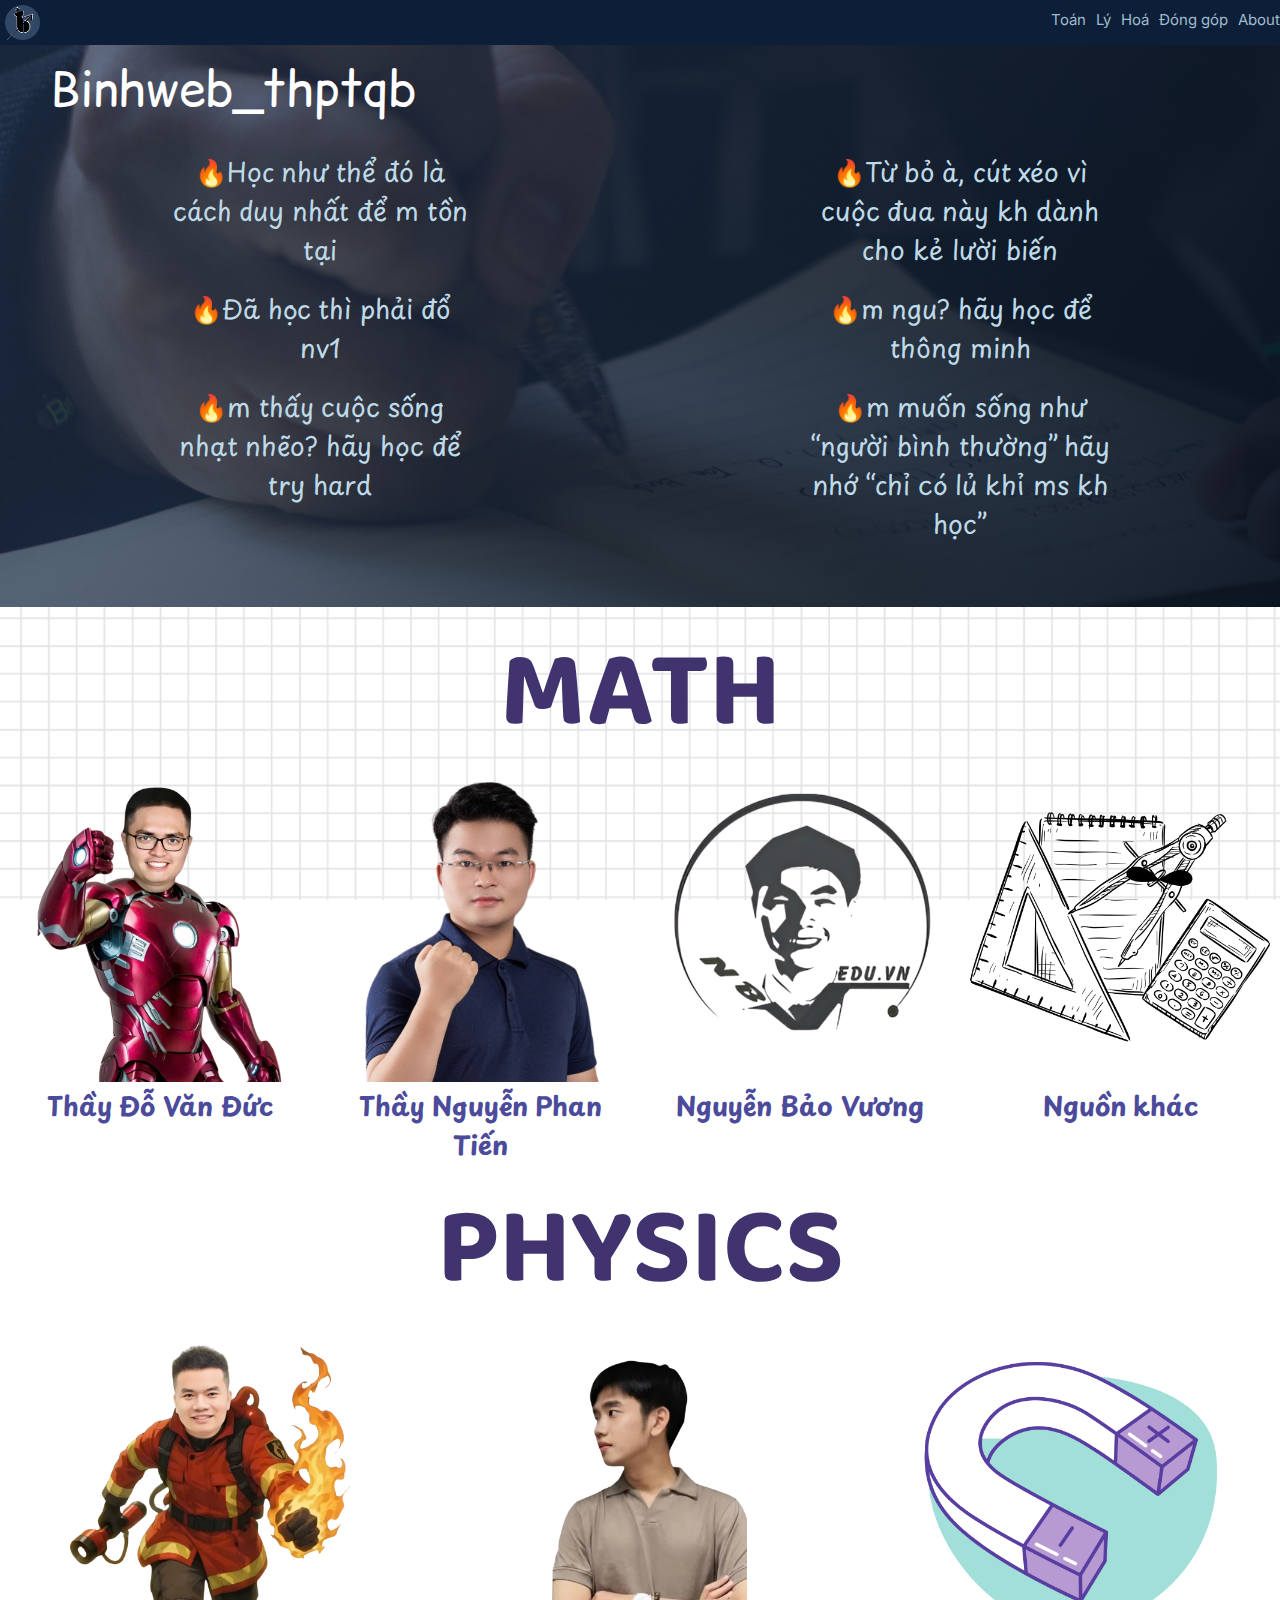
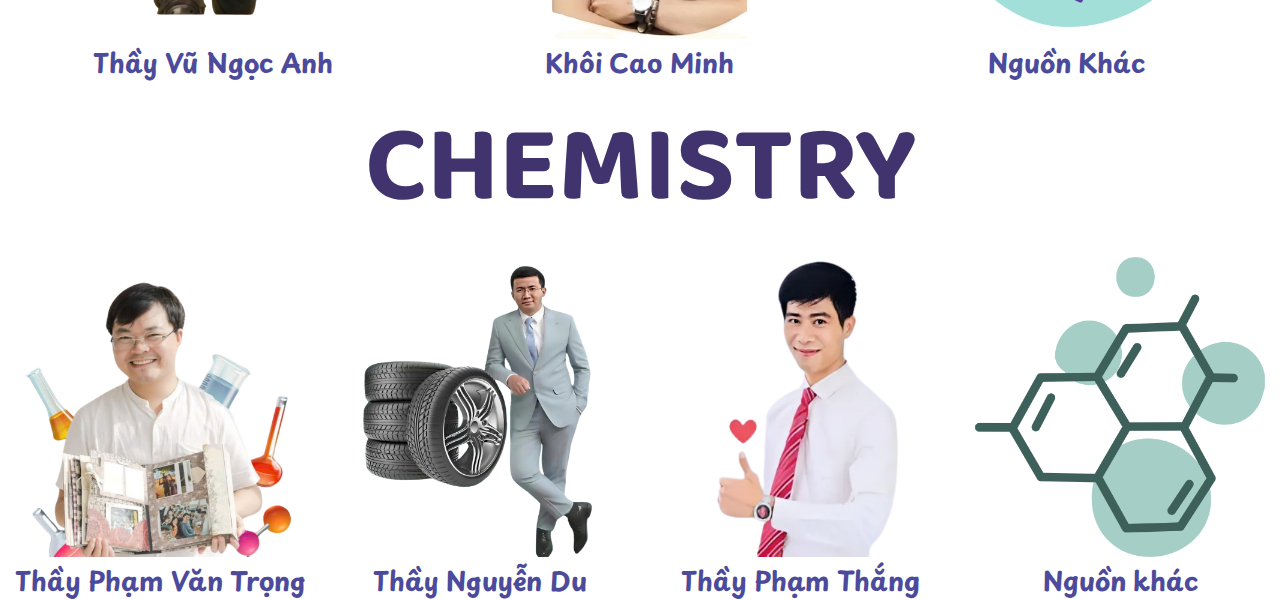
<file: Trangchu.html>
<!DOCTYPE html>
<html>

<head>
    <title>Binhweb_thptqg</title>
    <link rel="stylesheet" href="trangchu_style.css">

    <link rel="icon" href="resource/images/logo.png" type="images/png">
    <link rel="preconnect" href="https://fonts.googleapis.com">
    <link rel="preconnect" href="https://fonts.gstatic.com" crossorigin>
    <link
        href="https://fonts.googleapis.com/css2?family=Baloo+Bhai+2:wght@400..800&family=Comic+Relief:wght@400;700&family=Inter:ital,opsz,wght@0,14..32,100..900;1,14..32,100..900&family=Lato&family=Noto+Sans:ital,wdth,wght@0,87.5,100..900;1,87.5,100..900&family=Playpen+Sans:wght@100..800&display=swap"
        rel="stylesheet">
</head>

<body>
    <!------------------------------------------------------nav------------------------------------------------------------------------------------->
    <!------------------------------------------------------------------------------------------------------------------------>
    <div class="nav">
        <img src="resource/images/logo.png" alt="logo">
        <a href="">About</a>
        <a href="">Đóng góp</a>
        <a href="#chems">Hoá</a>
        <a href="#phys">Lý</a>
        <a href="#math">Toán</a>
    </div>


    <!------------------------------------------------------ title trang dau chua slogan------------------------------------------------------------------------------------->
    <!------------------------------------------------------------------------------------------------------------------------>
    <div class="section1_chua_slogan">
        <h1 class="title_ten_web">Binhweb_thptqb</h1>
        <!------------------------------------------------------ slogan------------------------------------------------------------------------------------->
        <!------------------------------------------------------------------------------------------------------------------------>

        <div class="container_slogan">
            <div class="slogan">
                🔥Học như thể đó là cách duy nhất để m tồn tại
            </div>
            <div class="slogan">
                🔥Từ bỏ à, cút xéo vì cuộc đua này kh dành cho kẻ lười biến </div>
            <div class="slogan">
                🔥Đã học thì phải đổ nv1
            </div>
            <div class="slogan">
                🔥m ngu? hãy học để thông minh
            </div>
            <div class="slogan">
                🔥m thấy cuộc sống nhạt nhẽo? hãy học để try hard
            </div>
            <div class="slogan">
                🔥m muốn sống như “người bình thường” hãy nhớ “chỉ có lủ khỉ ms kh học”
            </div>
            <br><br><br>
        </div>
    </div>

    <!------------------------------------------------------ link------------------------------------------------------------------------------------->
    <!------------------------------------------------------------------------------------------------------------------------>

    <div class="section2_chua_link">
        <!------------------------------------------------------ math------------------------------------------------------------------------------------->
        <!------------------------------------------------------------------------------------------------------------------------>
        <div id="math">
            <div class="title_in_section2">MATH</div>



            <div class="container_in_section2">
                <figure>
                    <a href="#"><img class="img_container_in_section2" src="resource/images/p_trangchu/T_duc.png"
                            alt="thay do van duc"></a>
                    <figcaption class="caption">Thầy Đỗ Văn Đức</figcaption>
                </figure>

                <figure>
                    <a href="#"><img class="img_container_in_section2" src="resource/images/p_trangchu/T_tien.png"
                            alt="nguyen phan tien"></a>
                    <figcaption class="caption">Thầy Nguyễn Phan Tiến</figcaption>
                </figure>

                <figure>
                    <a href="#"><img class="img_container_in_section2" src="resource/images/p_trangchu/T_vuong.png"
                            alt="nguyen bao vuong"></a>
                    <figcaption class="caption">Nguyễn Bảo Vương</figcaption>
                </figure>

                <figure>
                    <a href="#"><img class="img_container_in_section2" src="resource/images/p_trangchu/T_khac.png"
                            alt="toan khac"></a>
                    <figcaption class="caption">Nguồn khác</figcaption>
                </figure>


            </div>
        </div>

        <!------------------------------------------------------ phys------------------------------------------------------------------------------------->
        <!------------------------------------------------------------------------------------------------------------------------>

        <div id="phys">
            <div class="title_in_section2">PHYSICS</div>

            <div class="container_in_section2">
                <figure>
                    <a href="#"><img class="img_container_in_section2" src="resource/images/p_trangchu/L_anh.png"
                            alt="thay vu ngoc anh"></a>
                    <figcaption class="caption">Thầy Vũ Ngọc Anh</figcaption>
                </figure>

                <figure>
                    <a href="#"><img class="img_container_in_section2" src="resource/images/p_trangchu/L_minh.png"
                            alt="khoi cao minh"></a>
                    <figcaption class="caption">Khôi Cao Minh</figcaption>
                </figure>

                <figure>
                    <a href="#"><img class="img_container_in_section2" src="resource/images/p_trangchu/L_khac.png"
                            alt="ly khac"></a>
                    <figcaption class="caption">Nguồn Khác</figcaption>
                </figure>




            </div>

            <!------------------------------------------------------ ches------------------------------------------------------------------------------------->
            <!------------------------------------------------------------------------------------------------------------------------>

            <div id="chems">
                <div class="title_in_section2">CHEMISTRY</div>
                <div class="container_in_section2">
                    <figure>
                        <a href="#"><img class="img_container_in_section2" src="resource/images/p_trangchu/H_trong.png"
                                alt="thay pham van trong"></a>
                        <figcaption class="caption">Thầy Phạm Văn Trọng</figcaption>
                    </figure>

                    <figure>
                        <a href="#"><img class="img_container_in_section2" src="resource/images/p_trangchu/H_du.png"
                                alt="nguyen du"></a>
                        <figcaption class="caption">Thầy Nguyễn Du</figcaption>
                    </figure>

                    <figure>
                        <a href="#"><img class="img_container_in_section2" src="resource/images/p_trangchu/H_thang.png"
                                alt="pham thang"></a>
                        <figcaption class="caption">Thầy Phạm Thắng</figcaption>
                    </figure>

                    <figure>
                        <a href="#"><img class="img_container_in_section2" src="resource/images/p_trangchu/H_khac.png"
                                alt="hoa khac"></a>
                        <figcaption class="caption">Nguồn khác</figcaption>
                    </figure>


                </div>
            </div>

</body>

</html>
</file>
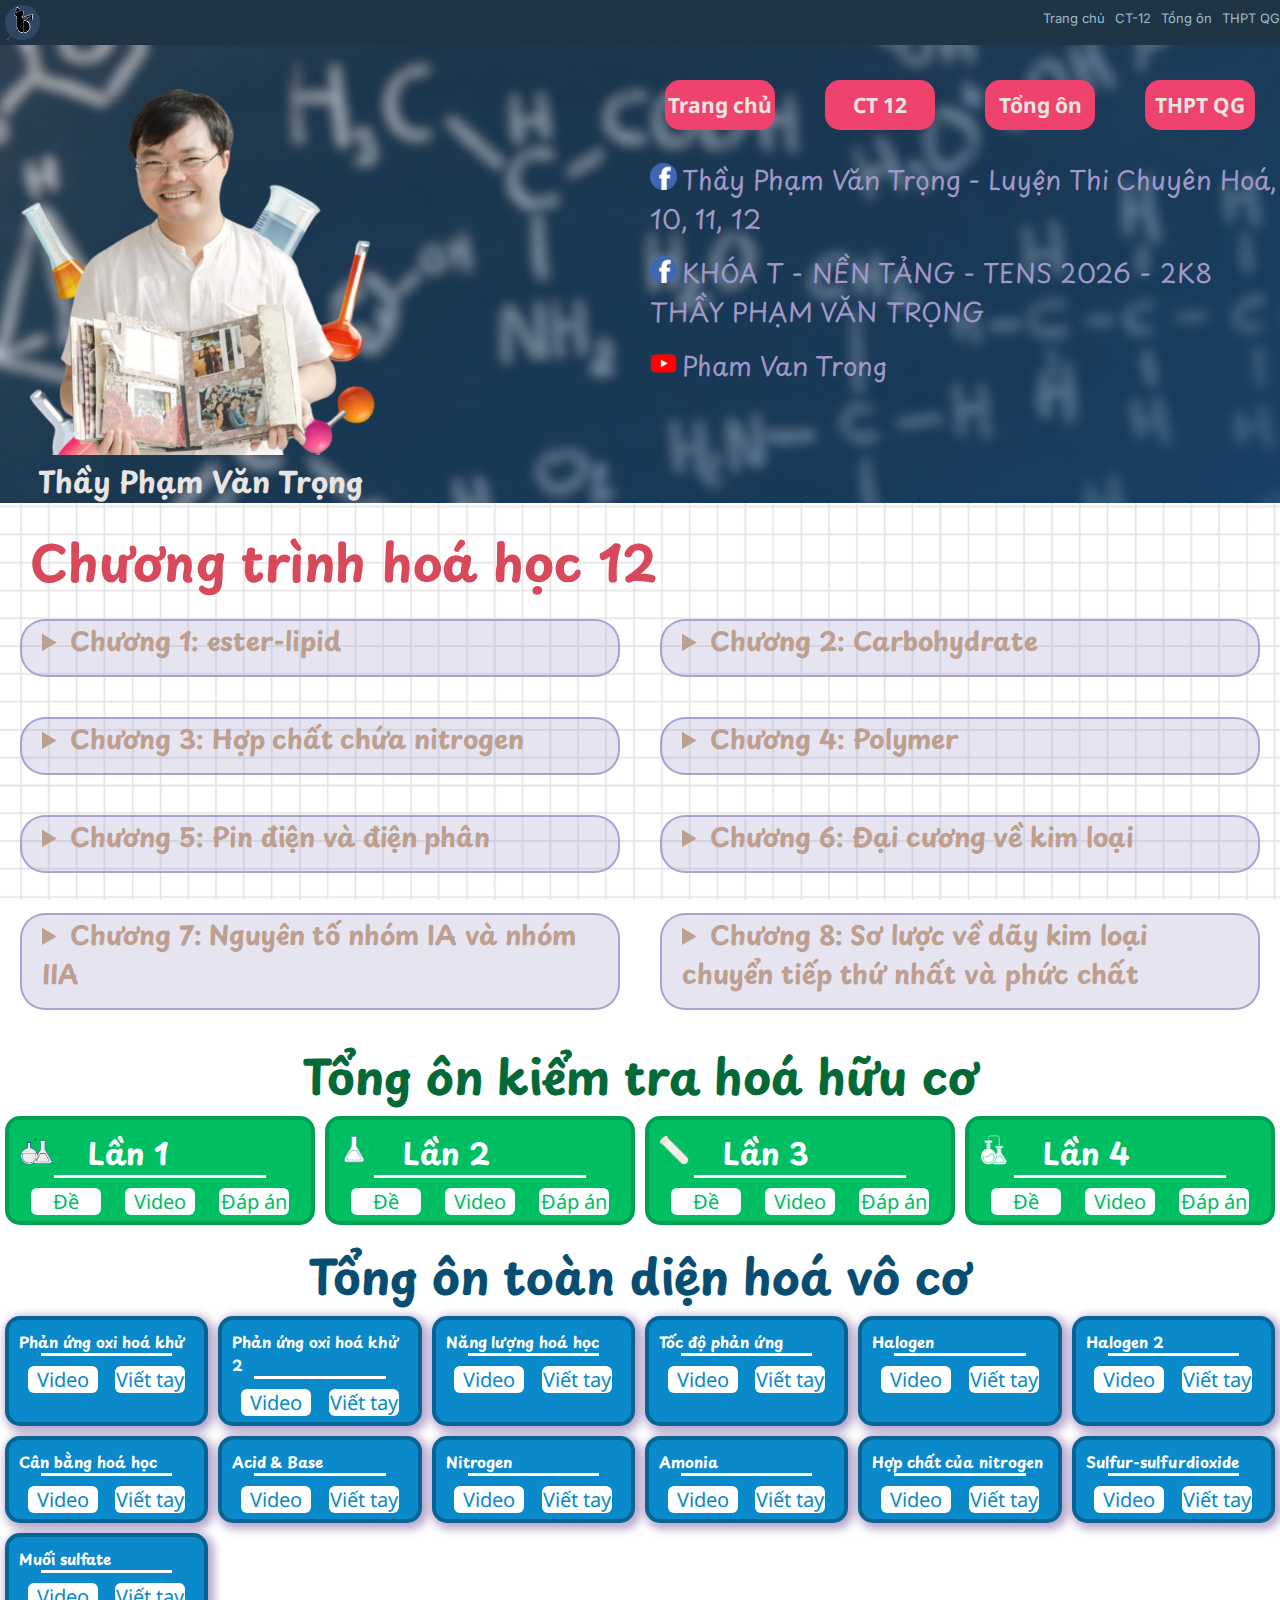
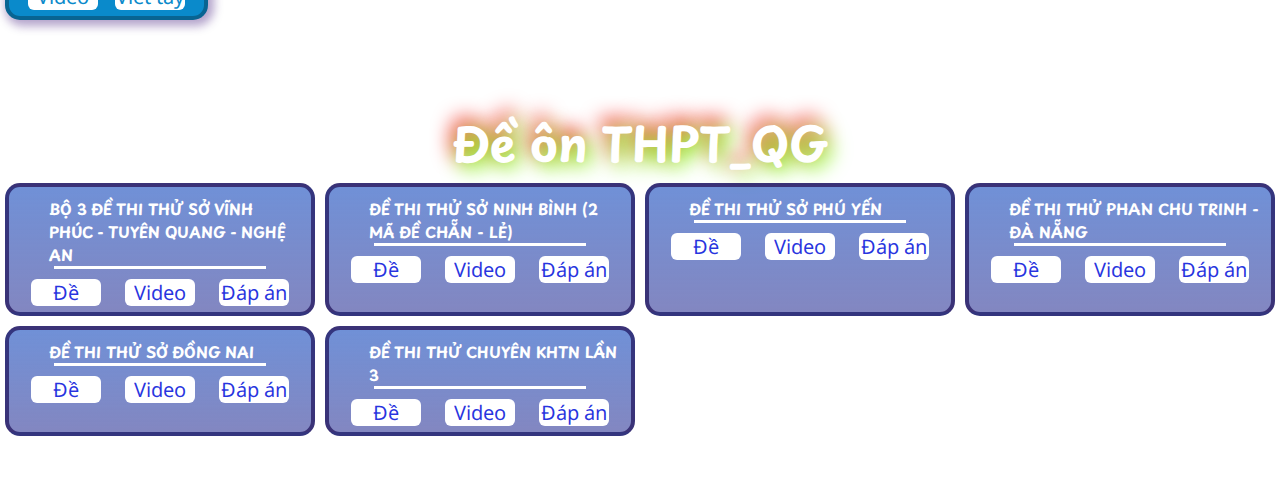
<file: docs/H_Trong.html>
<!DOCTYPE html>
<html>

<head>

    <title>Binhweb_thptqg_chemistry</title>
    <link rel="stylesheet" href="/css/H_Trong.css">
    <link rel="icon" href="/resource/images/logo.png" type="images/png">
    <link rel="preconnect" href="https://fonts.googleapis.com">
    <link rel="preconnect" href="https://fonts.gstatic.com" crossorigin>
    <link
        href="https://fonts.googleapis.com/css2?family=Baloo+Bhai+2:wght@400..800&family=Comic+Relief:wght@400;700&family=Inter:ital,opsz,wght@0,14..32,100..900;1,14..32,100..900&family=Lato&family=Noto+Sans:ital,wdth,wght@0,87.5,100..900;1,87.5,100..900&family=Playpen+Sans:wght@100..800&display=swap"
        rel="stylesheet">

</head>

<body>
    <!------------------------------------------------------nav------------------------------------------------------------------------------------->
    <!------------------------------------------------------------------------------------------------------------------------>
    <div class="nav">
        <img src="/resource/images/logo.png" alt="logo">
        <a href="#section4">THPT QG </a>

        <a href="#section3">Tổng ôn</a>
        <a href="#section2">CT-12</a>
        <a href="/index.html">Trang chủ</a>
    </div>

    <!------------------------------------------------------section1------------------------------------------------------------------------------------->
    <!------------------------------------------------------------------------------------------------------------------------>
    <div id="section1"><!--fix-->
        <div class="container1">
            <div class="chuaimg">
                <img class="img_trong" src="/resource/images/p_H_Trong/H_trong.png">
                <div class="title">
                    Thầy Phạm Văn Trọng
                </div>
            </div>

            <div class="chua2container">
                <div class="chuabutton">
                    <a class="button" href="/index.html">Trang chủ</a>

                    <a class="button" href="#section2">CT 12</a>
                    <a class="button" href="#section3">Tổng ôn</a>
                    <a class="button" href="#section4">THPT QG</a>
                </div>

                <div class="chualink">
                    <!--<a class="link" href="#" ><img src="resource/images/p_H_Trong/logo/L_website.png" class="logo">Website</a> -->
                    <a class="link" href="https://www.facebook.com/PhamVanTrongEducation?locale=vi_VN"> <img
                            src="/resource/images/p_H_Trong/logo/L_facebook.png" class="logo">Thầy Phạm Văn Trọng - Luyện Thi Chuyên Hoá, 10, 11, 12</a>
                    <a class="link" href="https://www.facebook.com/share/g/17RgbxX1rP/"><img
                            src="/resource/images/p_H_Trong/logo/L_facebook.png" class="logo">KHÓA T - NỀN TẢNG - TENS 2026 - 2K8 THẦY PHẠM VĂN TRỌNG</a>
                    <a class="link" href="https://www.youtube.com/@phamvantrong8277"><img
                            src="/resource/images/p_H_Trong/logo/L_youtube.png" class="logo">Pham Van Trong</a>
                </div>
            </div>
        </div>
    </div>
    <!------------------------------------------------------section2------------------------------------------------------------------------------------->
    <!------------------------------------------------------------------------------------------------------------------------>
    <div id="section2">
        <div class="st2_title">
            Chương trình hoá học 12
        </div>
        <div class="cotainerchualist">
            <!------------------------------------------------------chương 1-------------------------------------->
            <details class="layer1">
                <summary>
                    Chương 1: ester-lipid
                </summary>
                <ol class="k">
                    <li>
                        <!------------------------------------------------------ester-------------------------------------->
                        <details class="layer2">
                            <summary>
                                Ester
                            </summary>
                            <ol class="k">
                                <li>
                                    <!-----------------------------------------------------lý thuyết ester-------------------------------------->
                                    <details class="layer3">
                                        <summary>
                                            Lý thuyết
                                        </summary>
                                        <ol class="layer4">
                                            <li>
                                                <a href="https://www.youtube.com/watch?v=Jl3DzjQQIIE">Video</a>
                                            </li>
                                            <li>
                                                <a href="https://drive.google.com/file/d/1RJKPVErA94M2U8fOtV4ZkK0ri0nYRTG6/view?usp=sharing">Bảng viết tay</a>
                                            </li>
                                        </ol>
                                    </details>
                                </li>
                                <li>
                                    <!-----------------------------------------------------bài tập ester-------------------------------------->
                                    <details class="layer3">
                                        <summary>
                                            Bài tập
                                        </summary>
                                        <ol>
                                            <li>
                                                <!-----------------------------------------------------bài tập ester 1-------------------------------------->

                                                <details class="layer4">
                                                    <summary>
                                                        BÀI TẬP ESTER TỜ 01-PHẦN 1 CÂU 1-90 (SÁCH CPHC)
                                                    </summary>
                                                    <ol>
                                                        <li>
                                                            <a href="https://drive.google.com/file/d/14OMVBZzAuUN3xMi4HYZ8jJcD49yzgYUd/view?usp=sharing">Đề</a>
                                                        </li>
                                                        <li>
                                                            <a href="https://www.facebook.com/share/v/1Bbq59c1iW/">Video</a>
                                                        </li>
                                                        <li>
                                                            <a href="https://drive.google.com/file/d/1oDygl9C8vhmComux2BXTZ9I9rd4HtehG/view?usp=sharing">Đáp án viết tay</a>
                                                        </li>
                                                    </ol>
                                                </details>
                                            </li>
                                            <li>
                                                <!-----------------------------------------------------bài tập ester 2-------------------------------------->

                                                <details class="layer4">
                                                    <summary>
                                                        BÀI TẬP ESTER TỜ 01-PHẦN 1 CÂU 91-136 (SÁCH CPHC)

                                                    </summary>
                                                    <ol>
                                                        <li>
                                                            <a href="https://drive.google.com/file/d/14OMVBZzAuUN3xMi4HYZ8jJcD49yzgYUd/view?usp=sharing">Đề</a>
                                                        </li>
                                                        <li>
                                                            <a href="https://www.facebook.com/share/v/14wBhrJZdQ/">Video</a>
                                                        </li>
                                                        <li>
                                                            <a href="https://drive.google.com/file/d/1V7DuLNSsbQF2o704sUJiH_4NtNLhSUHj/view?usp=sharing">Đáp án viết tay</a>
                                                        </li>
                                                        <li>
                                                            <a href="https://drive.google.com/file/d/1dbNk9JKIpsytZ3VmRrePM5d-BXCzdJEk/view?usp=sharing">VIẾT TAY-BIỆN LUẬN CHẤT</a>
                                                        </li>
                                                    </ol>
                                                </details>

                                            </li>
                                            <li>
                                                <!-----------------------------------------------------bài tập ester 3-------------------------------------->

                                                <details class="layer4">
                                                    <summary>
                                                        BÀI TẬP ESTER TỜ 01-PHẦN 1 CÂU 137-166 (SÁCH CPHC) </summary>
                                                    <ol class="layer5">
                                                        <li>
                                                            <a
                                                                href="https://drive.google.com/file/d/14OMVBZzAuUN3xMi4HYZ8jJcD49yzgYUd/view?usp=sharing">Đề</a>
                                                        </li>
                                                        <li>
                                                            <a
                                                                href="https://www.facebook.com/share/v/1BoMoSQwvT/">Video</a>
                                                        </li>
                                                        <li>
                                                            <a
                                                                href="https://drive.google.com/file/d/1pcy2O86i2r1PNr6MoGnoJAsYDkhECT9h/view?usp=sharing">Đáp án viết tay</a>
                                                        </li>
                                                    </ol>
                                                </details>
                                            </li>
                                        </ol>
                                    </details>
                                </li>
                            </ol>
                        </details>
                    </li>
                    <li>
                        <!------------------------------------------------------lipid chất béo-------------------------------------->

                        <details class="layer2">
                            <summary>
                                Lipid-Chất béo
                            </summary>
                            <ol class="k">
                                <li>
                                    <!-----------------------------------------------------lý thuyết lipid-------------------------------------->

                                    <details class="layer3">
                                        <summary>
                                            Lý thuyết
                                        </summary>
                                        <ol class="layer4">
                                            <li>
                                                <a
                                                    href="https://www.facebook.com/PhamVanTrongEducation/videos/1411885453137633?idorvanity=1256938272092386">Video</a>
                                            </li>
                                            <li>
                                                <a
                                                    href="https://drive.google.com/file/d/1mmiLeWvZ8Hm5rjYWiN4Re4xFPLbWMrG9/view?usp=sharing">
                                                    Bảng viết tay</a>
                                            </li>
                                        </ol>
                                    </details>
                                </li>
                                <!-----------------------------------------------------Bài tập lipid-------------------------------------->

                                <details class="layer3">
                                    <summary>
                                        Bài tập
                                    </summary>
                                    <ol class="layer4">
                                        <li>
                                            <a
                                                href="https://drive.google.com/file/d/14OMVBZzAuUN3xMi4HYZ8jJcD49yzgYUd/view?usp=sharing">Đề</a>
                                        </li>
                                        <li>
                                            <a href="https://www.facebook.com/share/v/14pW8v1mM2/">Video</a>
                                        </li>
                                        <li>
                                            <a
                                                href="https://drive.google.com/file/d/19DBKsis-EslYM8UfnXVVMVj-INauii2I/view?usp=sharing"> Bảng viết tay</a>
                                        </li>
                                    </ol>
                                </details>
                                <li>

                                </li>
                            </ol>
                        </details>
                    </li>
                    <li>
                        <!------------------------------------------------------xà phòng-------------------------------------->

                        <details class="layer2">
                            <summary>
                                Xà phòng-Chất giặt rửa
                            </summary>
                            <ol class="k">
                                <li>
                                    <!-----------------------------------------------------lý thuyết xà phòng------------------------------------->

                                    <details class="layer3">
                                        <summary>
                                            Lý thuyết
                                        </summary>
                                        <ol class="layer4">
                                            <li>
                                                <a
                                                    href="https://www.facebook.com/PhamVanTrongEducation/videos/1881790699285692?idorvanity=1256938272092386">Video</a>
                                            </li>
                                            <li>
                                                <a
                                                    href="https://drive.google.com/file/d/1XRzjRbi7JBpJNatFdPjP9_McJaV36kmh/view?usp=sharing">
                                                    Bảng viết tay</a>
                                            </li>
                                        </ol>
                                    </details>
                                </li>
                                <!-----------------------------------------------------Bài tập xà phòng-------------------------------------->

                                <details class="layer3">
                                    <summary>
                                        Bài tập
                                    </summary>
                                    <ol class="layer4">
                                        <li>
                                            <a
                                                href="https://drive.google.com/file/d/14OMVBZzAuUN3xMi4HYZ8jJcD49yzgYUd/view?usp=sharing">Đề</a>
                                        </li>
                                        <li>
                                            <a href="https://www.facebook.com/share/v/169c6mz3xQ/">Video</a>
                                        </li>
                                        <li>
                                            <a
                                                href="https://drive.google.com/file/d/1PSG5xFI-5med1U9wBPaWQYla-N_edNlk/view?usp=sharing">
                                                Bảng viết tay</a>
                                        </li>
                                    </ol>
                                </details>
                                <li>

                                </li>
                            </ol>
                        </details>
                    </li>
                    <li>
                        <!------------------------------------------------------Ôn tập-------------------------------------->

                        <details class="layer2">
                            <summary>
                                Ôn tập-Các dạng toán
                            </summary>
                            <ol class="k">
                                <li>
                                    <!-----------------------------------------------------ôn tập chương------------------------------------>

                                    <details class="layer3">
                                        <summary>
                                            Bài tập ôn tập chương 1
                                        </summary>
                                        <ol class="layer4">
                                            <li>
                                                <a
                                                    href="https://drive.google.com/file/d/14OMVBZzAuUN3xMi4HYZ8jJcD49yzgYUd/view?usp=sharing">Đề</a>
                                            </li>
                                            <li>
                                                <a href="https://www.facebook.com/share/v/16dkiWELSt/">Video</a>
                                            </li>
                                            <li>
                                                <a
                                                    href="https://drive.google.com/file/d/1PSG5xFI-5med1U9wBPaWQYla-N_edNlk/view?usp=sharing">
                                                    Bảng viết tay</a>
                                            </li>
                                        </ol>
                                    </details>
                                </li>
                                <!-----------------------------------------------------Xà phòng hoá-------------------------------------->

                                <details class="layer3">
                                    <summary>
                                        Dạng toán xà phòng hoá
                                    </summary>
                                    <ol class="layer4">
                                        <li>
                                            <a
                                                href="https://drive.google.com/file/d/14OMVBZzAuUN3xMi4HYZ8jJcD49yzgYUd/view?usp=sharing">Đề</a>
                                        </li>
                                        <li>
                                            <a href="https://www.facebook.com/share/v/15ZyTLJZZ9/">Video</a>
                                        </li>
                                        <li>
                                            <a
                                                href="https://drive.google.com/file/d/1wGLBXRKYzFeeEfsH_lIRCTD2GE2ZOuqw/view?usp=sharing">
                                                Bảng viết tay</a>
                                        </li>
                                    </ol>
                                </details>
                                <li>
                                    <!-----------------------------------------------------Điều chế ester-------------------------------------->

                                    <details class="layer3">
                                        <summary>
                                            Dạng toán điều chế ester
                                        </summary>
                                        <ol class="layer4">
                                            <li>
                                                <a
                                                    href="https://drive.google.com/file/d/14OMVBZzAuUN3xMi4HYZ8jJcD49yzgYUd/view?usp=sharing">Đề</a>
                                            </li>
                                            <li>
                                                <a href="https://www.facebook.com/share/v/1BJCpXeW4b/">Video</a>
                                            </li>
                                            <li>
                                                <a
                                                    href="https://drive.google.com/file/d/1J-WfwNn_DDygICee0PxdKWEe49MBYi9o/view?usp=sharing">
                                                    Bảng viết tay</a>
                                            </li>
                                        </ol>
                                    </details>
                                </li>
                                <!-----------------------------------------------------68 câu chuyên biệt-------------------------------------->

                                <li>
                                    <details class="layer3">
                                        <summary>
                                            68 CÂU LÝ THUYẾT CHUYÊN BIỆT ESTER
                                        </summary>
                                        <ol>
                                            <li>
                                                <!-----------------------------------------------------câu chuyên biệt 1-------------------------------------->

                                                <details class="layer4">
                                                    <summary>
                                                        68 CÂU LÝ THUYẾT CHUYÊN BIỆT ESTER SÔ 01
                                                    </summary>
                                                    <ol>
                                                        <li>
                                                            <a
                                                                href="https://drive.google.com/file/d/10P-8rYA5SS1zKJiFLuDC4N6jOV4u-YKz/view?usp=sharing">Đề</a>
                                                        </li>
                                                        <li>
                                                            <a
                                                                href="https://www.youtube.com/watch?v=9WGBAdt-VkU">Video</a>
                                                        </li>
                                                        <li>
                                                            <a
                                                                href="https://drive.google.com/file/d/1PfNH6cHSfUsuBSL7xH3yWpDwExAjlV0m/view?usp=sharing">Đáp
                                                                án viết tay</a>
                                                        </li>
                                                    </ol>
                                                </details>
                                            </li>
                                            <li>
                                                <!-----------------------------------------------------câu chuyên biệt 2-------------------------------------->

                                                <details class="layer4">
                                                    <summary>
                                                        68 CÂU LÝ THUYẾT CHUYÊN BIỆT ESTER SÔ 02

                                                    </summary>
                                                    <ol>
                                                        <li>
                                                            <a
                                                                href="https://drive.google.com/file/d/1YbWIcfTgICJla7MujiDkOpCUbbgp2Oc4/view?usp=sharing">Đề</a>
                                                        </li>
                                                        <li>
                                                            <a
                                                                href="https://www.youtube.com/watch?v=1NEeC2ETOJw&feature=youtu.be">Video</a>
                                                        </li>
                                                        <li>
                                                            <a
                                                                href="https://drive.google.com/file/d/1R7X3kULeJVPISPnCMtdK7r4S-XobF_7-/view?usp=sharing">Đáp
                                                                án viết tay</a>
                                                        </li>

                                                    </ol>
                                                </details>

                                            </li>
                                            <li>
                                                <!-----------------------------------------------------câu chuyên biệt 3-------------------------------------->

                                                <details class="layer4">
                                                    <summary>
                                                        68 CÂU LÝ THUYẾT CHUYÊN BIỆT ESTER SÔ 03 </summary>
                                                    <ol class="layer5">
                                                        <li>
                                                            <a
                                                                href="https://drive.google.com/file/d/1zXH80Zg5wAcWjCT3Z3t7wgX1jvfNPcHN/view?usp=sharing">Đề</a>
                                                        </li>
                                                        <li>
                                                            <a
                                                                href="https://www.youtube.com/watch?v=LrYDrQWkHcA">Video</a>
                                                        </li>
                                                        <li>
                                                            <a
                                                                href="https://drive.google.com/file/d/1ehXO3Xet2ULTzkkyqaV3M5MGUK-rsN-v/view?usp=sharing">Đáp
                                                                án viết tay</a>
                                                        </li>
                                                    </ol>
                                                </details>
                                            </li>
                                            <li>
                                                <details class="layer4">
                                                    <summary>
                                                        68 CÂU LÝ THUYẾT CHUYÊN BIỆT ESTER SÔ 04 </summary>
                                                    <ol class="layer5">
                                                        <li>
                                                            <a
                                                                href="https://drive.google.com/file/d/1-aiHd0s_iHYxMCJLB5bJfs2P4EYCq9kC/view?usp=sharing">Đề</a>
                                                        </li>
                                                        <li>
                                                            <a
                                                                href="https://www.youtube.com/watch?v=uZwATWgrN0k">Video</a>
                                                        </li>
                                                        <li>
                                                            <a
                                                                href="https://drive.google.com/file/d/1CeHs-zmG3jfkGf_bCvrj7gb16eu43Zfg/view?usp=sharing">Đáp
                                                                án viết tay</a>
                                                        </li>
                                                    </ol>
                                                </details>
                                            </li>
                                        </ol>
                                    </details>
                                </li>
                                <!-----------------------------------------------------bài tập thực tế-------------------------------------->

                                <li>
                                    <details class="layer3">
                                        <summary>
                                            BÀI TẬP THỰC TẾ ĐIỀU CHẾ ESTER
                                        </summary>
                                        <ol>
                                            <li>
                                                <!-----------------------------------------------------BÀI TẬP THỰC TẾ ĐIỀU CHẾ ESTER PHẦN 1-------------------------------------->

                                                <details class="layer4">
                                                    <summary>
                                                        BÀI TẬP THỰC TẾ ĐIỀU CHẾ ESTER PHẦN 1
                                                    </summary>
                                                    <ol>
                                                        <li>
                                                            <a
                                                                href="https://drive.google.com/file/d/1v4Ofah0zNp1QcUzAVlCB9pTzRM1FPrgo/view?usp=sharing">Đề</a>
                                                        </li>
                                                        <li>
                                                            <a
                                                                href="https://www.facebook.com/share/v/15AcMoHDRt/">Video</a>
                                                        </li>
                                                        <li>
                                                            <a
                                                                href="https://drive.google.com/file/d/1byex0wgwHLOOHTf55a5yrfl6vbXGLd5V/view?usp=sharing">Đáp
                                                                án viết tay</a>
                                                        </li>
                                                    </ol>
                                                </details>
                                            </li>
                                            <li>
                                                <!-----------------------------------------------------BÀI TẬP THỰC TẾ ĐIỀU CHẾ ESTER PHẦN 2-------------------------------------->

                                                <details class="layer4">
                                                    <summary>
                                                        BÀI TẬP THỰC TẾ ĐIỀU CHẾ ESTER PHẦN 2

                                                    </summary>
                                                    <ol>
                                                        <li>
                                                            <a
                                                                href="https://drive.google.com/file/d/1KxIFREQRhERIIezT0tg4Kx7fjNVYE5qa/view?usp=sharing">Đề</a>
                                                        </li>
                                                        <li>
                                                            <a
                                                                href="https://www.youtube.com/watch?v=NKELiG5enAg">Video</a>
                                                        </li>
                                                        <li>
                                                            <a
                                                                href="https://drive.google.com/file/d/1jd8Ju7cjNKD9J1s_OHM97W3j22-pbqjj/view?usp=sharing">Đáp
                                                                án viết tay</a>
                                                        </li>

                                                    </ol>
                                                </details>

                                            </li>

                                        </ol>
                                    </details>
                                </li>
                                <li>
                                    <!-----------------------------------------------------BỔ SUNG BÀI TẬP ESTER HÓA-------------------------------------->

                                    <details class="layer3">
                                        <summary>
                                            BỔ SUNG BÀI TẬP ESTER HÓA
                                        </summary>
                                        <ol class="layer4">
                                            <li>
                                                <a
                                                    href="https://drive.google.com/file/d/1WkD1zfGBQ_SOZUWwacmt6vF6695zTZze/view?usp=sharing">Đề</a>
                                            </li>
                                            <li>
                                                <a href="https://www.facebook.com/share/v/16R7iaSizm/">Video</a>
                                            </li>
                                            <li>
                                                <a
                                                    href="https://drive.google.com/file/d/1_4kCMBeHA8qu0PN3yWFhHO9Dgllalg8e/view?usp=sharing">
                                                    Bảng viết tay</a>
                                            </li>
                                        </ol>
                                    </details>
                                </li>
                                <!-----------------------------------------------------ĐỀ LUYỆN TẬP ESTER SỐ -------------------------------------->

                                <li>
                                    <details class="layer3">
                                        <summary>
                                            ĐỀ LUYỆN TẬP ESTER
                                        </summary>
                                        <ol>
                                            <li>
                                                <!-----------------------------------------------------ĐỀ LUYỆN TẬP ESTER SỐ 01-------------------------------------->

                                                <details class="layer4">
                                                    <summary>
                                                        ĐỀ LUYỆN TẬP ESTER SỐ 01
                                                    </summary>
                                                    <ol>
                                                        <li>
                                                            <a
                                                                href="https://drive.google.com/file/d/1QuR3QL5Qjo9U2KnFxmRUsbm8lpG1U1Zx/view?usp=sharing">Đề</a>
                                                        </li>
                                                        <li>
                                                            <a
                                                                href="https://www.facebook.com/share/v/1Z6wks8R1R/">Video</a>
                                                        </li>
                                                        <li>
                                                            <a
                                                                href="https://drive.google.com/file/d/1t6Z6OU5Gil2DLAWwmY_sb8CjfL5rQJYP/view?usp=sharing">Đáp
                                                                án viết tay</a>
                                                        </li>
                                                    </ol>
                                                </details>
                                            </li>
                                            <li>
                                                <!-----------------------------------------------------đề luyện tập ester 2-------------------------------------->

                                                <details class="layer4">
                                                    <summary>
                                                        ĐỀ LUYỆN TẬP ESTER SỐ 02

                                                    </summary>
                                                    <ol>
                                                        <li>
                                                            <a
                                                                href="https://drive.google.com/file/d/16WVCnf6fqNX8mqJupBgxqr_CCD-Gb5Vf/view?usp=sharing">Đề</a>
                                                        </li>
                                                        <li>
                                                            <a
                                                                href="https://www.facebook.com/PhamVanTrongEducation/videos/1398759967977316?idorvanity=1256938272092386">Video</a>
                                                        </li>
                                                        <li>
                                                            <a
                                                                href="https://drive.google.com/file/d/1hyzjBzjJWQHuKu1kYSkQjOHKjJhLUz7l/view?usp=sharing">Đáp
                                                                án viết tay</a>
                                                        </li>

                                                    </ol>
                                                </details>

                                            </li>
                                            <li>
                                                <!-----------------------------------------------------ĐỀ LUYỆN TẬP ESTER SỐ 03-------------------------------------->

                                                <details class="layer4">
                                                    <summary>
                                                        ĐỀ LUYỆN TẬP ESTER SỐ 03 </summary>
                                                    <ol class="layer5">
                                                        <li>
                                                            <a
                                                                href="https://drive.google.com/file/d/1Iui2_yHyYqwhlpzLIpqPnx54Ri2TmzhM/view?usp=sharing">Đề</a>
                                                        </li>
                                                        <li>
                                                            <a
                                                                href="https://www.facebook.com/share/v/1AYpB5vmtx/">Video</a>
                                                        </li>
                                                        <li>
                                                            <a
                                                                href="https://drive.google.com/file/d/1ZEgYlsPTadRzIrpV48LuIs5L8WW_wJ_5/view?usp=sharing">Đáp
                                                                án viết tay</a>
                                                        </li>
                                                    </ol>
                                                </details>
                                            </li>
                                            <!-----------------------------------------------------ĐỀ LUYỆN TẬP ESTER SỐ 04-------------------------------------->

                                            <li>
                                                <details class="layer4">
                                                    <summary>
                                                        ĐỀ LUYỆN TẬP ESTER SỐ 04 </summary>
                                                    <ol class="layer5">
                                                        <li>
                                                            <a
                                                                href="https://drive.google.com/file/d/149rzgLAzaTo0DSK8kVbQfzwcUaN8NzVO/view?usp=sharing">Đề</a>
                                                        </li>
                                                        <li>
                                                            <a href="#">Video:chưa có</a>
                                                        </li>
                                                        <li>
                                                            <a href="#">Đáp án viết tay:chưa có</a>
                                                        </li>
                                                    </ol>
                                                </details>
                                            </li>
                                        </ol>
                                    </details>
                                </li>

                                <!-----------------------------------------------------BÀI TẬP ĐÚNG SAI ESTER-CHẤT BÉO-CHẤT GIẶT RỬA -------------------------------------->

                                <li>
                                    <details class="layer3">
                                        <summary>
                                            BÀI TẬP ĐÚNG SAI ESTER-CHẤT BÉO-CHẤT GIẶT RỬA
                                        </summary>
                                        <ol>
                                            <li>
                                                <!-----------------------------------------------------BÀI TẬP ĐÚNG SAI ESTER-CHẤT BÉO-CHẤT GIẶT RỬA PHẦN 1-------------------------------------->

                                                <details class="layer4">
                                                    <summary>
                                                        BÀI TẬP ĐÚNG SAI ESTER-CHẤT BÉO-CHẤT GIẶT RỬA PHẦN 1
                                                    </summary>
                                                    <ol>
                                                        <li>
                                                            <a
                                                                href="https://drive.google.com/file/d/1KFNhD_0QXFzRJc7JmFHl6BeyPK3B8_Cq/view?usp=sharing">Đề</a>
                                                        </li>
                                                        <li>
                                                            <a
                                                                href="https://www.youtube.com/watch?v=3zoQt3C7t5A">Video</a>
                                                        </li>
                                                        <li>
                                                            <a
                                                                href="https://drive.google.com/file/d/1xRROGbSPhieL2ON9wR_I3dcOG5cG06D6/view?usp=sharing">Đáp
                                                                án viết tay</a>
                                                        </li>
                                                    </ol>
                                                </details>
                                            </li>
                                            <li>
                                                <!-----------------------------------------------------BÀI TẬP ĐÚNG SAI ESTER-CHẤT BÉO-CHẤT GIẶT RỬA PHẦN 2-------------------------------------->

                                                <details class="layer4">
                                                    <summary>
                                                        BÀI TẬP ĐÚNG SAI ESTER-CHẤT BÉO-CHẤT GIẶT RỬA PHẦN 2

                                                    </summary>
                                                    <ol>
                                                        <li>
                                                            <a
                                                                href="https://drive.google.com/file/d/1stjXPXAqf2rK91RmRcuvcPDw8Ym3N8bY/view?usp=sharing">Đề</a>
                                                        </li>
                                                        <li>
                                                            <a
                                                                href="https://www.facebook.com/share/v/15udaUSmAf/">Video</a>
                                                        </li>
                                                        <li>
                                                            <a
                                                                href="https://drive.google.com/file/d/18Q6BfhBhgDgOcJm-yoe_-0iK5LSh2foN/view?usp=sharing">Đáp
                                                                án viết tay</a>
                                                        </li>

                                                    </ol>
                                                </details>

                                            </li>
                                            <li>
                                                <!-----------------------------------------------------BÀI TẬP ĐÚNG SAI ESTER-CHẤT BÉO-CHẤT GIẶT RỬA PHẦN 3-------------------------------------->

                                                <details class="layer4">
                                                    <summary>
                                                        BÀI TẬP ĐÚNG SAI ESTER-CHẤT BÉO-CHẤT GIẶT RỬA PHẦN 3 </summary>
                                                    <ol class="layer5">
                                                        <li>
                                                            <a
                                                                href="https://drive.google.com/file/d/16nytSuPeNf1iYq2R9KLy8U3-DE6p4u1d/view?usp=sharing">Đề</a>
                                                        </li>
                                                        <li>
                                                            <a href="#">Video: Chưa có</a>
                                                        </li>
                                                        <li>
                                                            <a href="#">Đáp
                                                                án viết tay: Chưa có</a>
                                                        </li>
                                                    </ol>
                                                </details>
                                            </li>

                                        </ol>
                                    </details>
                                </li>

                                <!-----------------------------------------------------BÀI TẬP THÍ NGHIỆM ĐIỀU CHẾ, THỦY PHÂN  ESTER  -------------------------------------->

                                <li>
                                    <details class="layer3">
                                        <summary>
                                            BÀI TẬP THÍ NGHIỆM ĐIỀU CHẾ, THỦY PHÂN ESTER
                                        </summary>
                                        <ol>
                                            <li>
                                                <!-----------------------------------------------------BÀI TẬP ĐÚNG SAI ESTER-CHẤT BÉO-CHẤT GIẶT RỬA PHẦN 1-------------------------------------->

                                                <details class="layer4">
                                                    <summary>
                                                        BÀI TẬP THÍ NGHIỆM ĐIỀU CHẾ, THỦY PHÂN ESTER
                                                    </summary>
                                                    <ol>
                                                        <li>
                                                            <a
                                                                href="https://drive.google.com/file/d/1fF4B5wV437xTkM33LQoiCAX4sHsTnq0s/view?usp=sharing">Đề</a>
                                                        </li>
                                                        <li>
                                                            <a
                                                                href="https://www.facebook.com/share/v/15EGGp1V1Z/">Video</a>
                                                        </li>
                                                        <li>
                                                            <a
                                                                href="https://drive.google.com/file/d/1v4IGcd4HdAQIDl7braeiR7bCLD-RWWyP/view?usp=sharing">Đáp
                                                                án viết tay</a>
                                                        </li>
                                                    </ol>
                                                </details>
                                            </li>
                                            <li>
                                                <!-----------------------------------------------------BÀI TẬP ĐÚNG SAI ESTER-CHẤT BÉO-CHẤT GIẶT RỬA PHẦN 2-------------------------------------->

                                                <details class="layer4">
                                                    <summary>
                                                        BÀI TẬP THÍ NGHIỆM ĐIỀU CHẾ, THỦY PHÂN ESTER VDC

                                                    </summary>
                                                    <ol>
                                                        <li>
                                                            <a
                                                                href="https://drive.google.com/file/d/15L58jJzsR-_yEbdDlPhclTeoIvGJYRcv/view?usp=sharing">Đề</a>
                                                        </li>
                                                        <li>
                                                            <a href="https://youtu.be/B9Q4RunoiQM">Video</a>
                                                        </li>
                                                        <li>
                                                            <a
                                                                href="https://drive.google.com/file/d/1VxwiDH1I8bvGkKL4Hhh2w6n9XpxmwFa4/view?usp=sharing">Đáp
                                                                án viết tay</a>
                                                        </li>

                                                    </ol>
                                                </details>

                                            </li>


                                        </ol>
                                    </details>
                                </li>

                                <li>
                                    <!-----------------------------------------------------tổng ôn chương 1-------------------------------------->

                                    <details class="layer3">
                                        <summary>
                                            TỔNG ÔN TOÀN DIỆN LÝ THUYẾT CHƯƠNG 1
                                        </summary>
                                        <ol class="layer4">
                                            <li><a
                                                    href="https://drive.google.com/file/d/1zpiaBLVc-dn1aA917UJo5AHZOpa5K2cU/view?usp=sharing">Đề</a>
                                            </li>
                                            <li>
                                                <a href="https://www.facebook.com/share/v/1Ar9aD56sW/">Video</a>
                                            </li>
                                            <li>
                                                <a
                                                    href="https://drive.google.com/file/d/17bzwIz74j8JFaMALynYU4f6Md2rE0oMf/view?usp=sharing">
                                                    Bảng viết tay</a>
                                            </li>
                                        </ol>
                                    </details>
                                </li>

                            </ol>
                        </details>
                    </li>
                </ol>
            </details>

            <details class="layer1">
                <summary>
                    Chương 2: Carbohydrate
                </summary>
                <ol class="k">
                    <li>
                        Chưa có
                    </li>
                </ol>
            </details>

            <details class="layer1">
                <summary>
                    Chương 3: Hợp chất chứa nitrogen
                </summary>
                <ol class="k">
                    <li>
                        Chưa có
                    </li>
                </ol>
            </details>

            <details class="layer1">
                <summary>
                    Chương 4: Polymer
                </summary>
                <ol class="k">
                    <li>
                        Chưa có
                    </li>
                </ol>
            </details>

            <details class="layer1">
                <summary>
                    Chương 5: Pin điện và điện phân
                </summary>
                <ol class="k">
                    <li>
                        a
                    </li>
                    <li>
                        b
                    </li>
                </ol>
            </details>

            <details class="layer1">
                <summary>
                    Chương 6: Đại cương về kim loại
                </summary>
                <ol class="k">
                    <li>
                        Chưa có
                    </li>
                </ol>
            </details>

            <details class="layer1">
                <summary>
                    Chương 7: Nguyên tố nhóm IA và nhóm IIA
                </summary>
                <ol class="k">
                    <li>
                        Chưa có
                    </li>
                    
                </ol>
            </details>

            <details class="layer1">
                <summary>
                    Chương 8: Sơ lược về dãy kim loại chuyển tiếp thứ nhất và phức chất
                </summary>
                <ol class="k">
                    <li>
                        Chưa có
                    </li>
                </ol>
            </details>
        </div>
    </div>





    <!------------------------------------------------------section3------------------------------------------------------------------------------------->
    <!------------------------------------------------------------------------------------------------------------------------>
    <div id="section3">
        <!------------------------------------------------------tổng ôn hoá hữu cơ------------------------------------------------------------------------------------->
        <!------------------------------------------------------------------------------------------------------------------------>
        <div class="section3-title">
            Tổng ôn kiểm tra hoá hữu cơ
        </div>

        <div class="container_chua_card">
            <div class="card">
                <img src="/resource/images/p_H_Trong/icon-hoa/a.png" alt="iconhoa" class="icon-hoa">
                <div class="card_title">Lần 1</div>
                <div class="box"></div>
                <div class="card_chua_button">
                    <a class="card_button"
                        href="https://drive.google.com/file/d/1-kyIE4EPowMf8UIeZWeZJdcyENU0hR_L/view?usp=sharing">Đề</a>
                    <a class="card_button" href="https://www.youtube.com/watch?v=xccb_uVx1sk">Video</a>
                    <a class="card_button"
                        href="https://drive.google.com/file/d/1eCfHZbfopXWI7jJJuxbjCHZNW4GP3C_x/view?usp=sharing">Đáp
                        án</a>

                </div>



            </div>

            <div class="card">
                <img src="/resource/images/p_H_Trong/icon-hoa/b.png" alt="iconhoa" class="icon-hoa">
                <div class="card_title">Lần 2</div>
                <div class="box"></div>
                <div class="card_chua_button">
                    <a class="card_button"
                        href="https://drive.google.com/file/d/12rv4teGawjM62R7eG928xc5_U6U4pZtJ/view?usp=sharing">Đề</a>
                    <a class="card_button" href="https://www.youtube.com/watch?v=TvvQIzWs8bM">Video</a>
                    <a class="card_button"
                        href="https://drive.google.com/file/d/11MolxlHNXWhzM7BzEb_9OXHsgR4O3EKx/view?usp=sharing">Đáp
                        án</a>

                </div>

            </div>

            <div class="card">
                <img src="/resource/images/p_H_Trong/icon-hoa/c.png" alt="iconhoa" class="icon-hoa">
                <div class="card_title">Lần 3</div>
                <div class="box"></div>
                <div class="card_chua_button">
                    <a class="card_button"
                        href="https://drive.google.com/file/d/18uirRNrd_GOMLfGTWgIgONfz06xru_Cg/view?usp=sharing">Đề</a>
                    <a class="card_button" href="https://www.youtube.com/watch?v=eZLOIBspwdg">Video</a>
                    <a class="card_button"
                        href="https://drive.google.com/file/d/1Y1KqFY0Jbo29uSBU369fphZAnx660rNd/view?usp=sharing">Đáp
                        án</a>

                </div>

            </div>


            <div class="card">
                <img src="/resource/images/p_H_Trong/icon-hoa/d.png" alt="iconhoa" class="icon-hoa">
                <div class="card_title">Lần 4</div>
                <div class="box"></div>
                <div class="card_chua_button">
                    <a class="card_button" href="#">Đề</a>
                    <a class="card_button" href="#">Video</a>
                    <a class="card_button" href="#">Đáp án</a>

                </div>



            </div>
        </div>

        <!------------------------------------------------------tổng ôn hoá vô cơ------------------------------------------------------------------------------------->
        <!------------------------------------------------------------------------------------------------------------------------>
        <div class="section3-title2">
            Tổng ôn toàn diện hoá vô cơ
        </div>
        <div class="container_chua_card2">
            <div class="card2">
                <div class="card_title2">Phản ứng oxi hoá khử</div>
                <div class="box2"></div>
                <div class="card_chua_button2">
                    <a class="card_button2" href="https://www.youtube.com/watch?v=Wp_hUvmQ-yE&t=3453s">Video</a>
                    <a class="card_button2" href="https://drive.google.com/file/d/1Ss2QSsaQFBVylpk_fOPufr-gfl4HwMpl/view?usp=sharing">Viết tay</a>
                </div>
            </div>

            <div class="card2">
                <div class="card_title2">Phản ứng oxi hoá khử 2</div>
                <div class="box2"></div>
                <div class="card_chua_button2">
                    <a class="card_button2" href="https://www.youtube.com/watch?v=wq0PBuOoufQ&t=3s">Video</a>
                    <a class="card_button2" href="https://drive.google.com/file/d/15-coVguqCLqGEEM-Gqb1pxSN6ToX1uaJ/view?usp=sharing">Viết tay</a>
                </div>
            </div>

            <div class="card2">
                <div class="card_title2">Năng lượng hoá học</div>
                <div class="box2"></div>
                <div class="card_chua_button2">
                    <a class="card_button2" href="https://www.youtube.com/watch?v=ItriNDlO9Vk&t=3s">Video</a>
                    <a class="card_button2" href="https://drive.google.com/file/d/14VMJF7BQfDRn_jlRs-3djZkNih4ZNs7G/view?usp=sharing">Viết tay</a>
                </div>
            </div>

            <div class="card2">
                <div class="card_title2">Tốc độ phản ứng</div>
                <div class="box2"></div>
                <div class="card_chua_button2">
                    <a class="card_button2" href="https://www.youtube.com/watch?v=aI8Koc1srQ4&t=8s">Video</a>
                    <a class="card_button2" href="https://drive.google.com/file/d/1qG6V5doCbK0bb-sB_YVJBuuOtoQ3w-d7/view?usp=sharing">Viết tay</a>
                </div>
            </div>

            <div class="card2">
                <div class="card_title2">Halogen</div>
                <div class="box2"></div>
                <div class="card_chua_button2">
                    <a class="card_button2" href="https://www.youtube.com/watch?v=Y4aBmr5k_7g">Video</a>
                    <a class="card_button2" href="https://drive.google.com/file/d/1MDi4pGAkb5jg9kWrHinnULcVNrb4_Mki/view?usp=sharing">Viết tay</a>
                </div>
            </div>

            <div class="card2">
                <div class="card_title2">Halogen 2</div>
                <div class="box2"></div>
                <div class="card_chua_button2">
                    <a class="card_button2" href="https://www.youtube.com/watch?v=jKy4B2mbMYc">Video</a>
                    <a class="card_button2" href="https://drive.google.com/file/d/1MDi4pGAkb5jg9kWrHinnULcVNrb4_Mki/view?usp=sharing">Viết tay</a>
                </div>
            </div>

            <div class="card2">
                <div class="card_title2">Cân bằng hoá học</div>
                <div class="box2"></div>
                <div class="card_chua_button2">
                    <a class="card_button2" href="https://www.youtube.com/watch?v=sxfkbZqIxoE&t=840s">Video</a>
                    <a class="card_button2" href="https://drive.google.com/file/d/1OI3YowsD-rIjt40_WP-fPZyGmT3hRP1H/view?usp=sharing">Viết tay</a>
                </div>
            </div>

            <div class="card2">
                <div class="card_title2">Acid & Base</div>
                <div class="box2"></div>
                <div class="card_chua_button2">
                    <a class="card_button2" href="https://www.youtube.com/watch?v=kkCul_oVDZQ">Video</a>
                    <a class="card_button2" href="https://drive.google.com/file/d/1pg_2V6fBUi2Hcjif3KMZ-K-0REPvJGDP/view?usp=sharing">Viết tay</a>
                </div>
            </div>

            <div class="card2">
                <div class="card_title2">Nitrogen</div>
                <div class="box2"></div>
                <div class="card_chua_button2">
                    <a class="card_button2" href="https://www.youtube.com/watch?v=U5Swu2TAe1s">Video</a>
                    <a class="card_button2" href="https://drive.google.com/file/d/1p8YHaQ_F5GGrgLH6jwSxaC-5XrissPgc/view?usp=sharing">Viết tay</a>
                </div>
            </div>

            <div class="card2">
                <div class="card_title2">Amonia</div>
                <div class="box2"></div>
                <div class="card_chua_button2">
                    <a class="card_button2" href="https://www.youtube.com/watch?v=NWQSM8QXqfU">Video</a>
                    <a class="card_button2" href="https://drive.google.com/file/d/1Zp_kNqG_qH34ccjURFv0Ert3ECEZ89C4/view?usp=sharing">Viết tay</a>
                </div>
            </div>

            <div class="card2">
                <div class="card_title2">Hợp chất của nitrogen </div>
                <div class="box2"></div>
                <div class="card_chua_button2">
                    <a class="card_button2" href="https://www.youtube.com/watch?v=rAo1p3xb7co">Video</a>
                    <a class="card_button2" href="https://drive.google.com/file/d/140TCgxrO14n3lBhwiY-6WogcYrgdQhI5/view?usp=sharing">Viết tay</a>
                </div>
            </div>

            <div class="card2">
                <div class="card_title2">Sulfur-sulfurdioxide</div>
                <div class="box2"></div>
                <div class="card_chua_button2">
                    <a class="card_button2" href="https://www.youtube.com/watch?v=4LhOb28K1U0">Video</a>
                    <a class="card_button2" href="https://drive.google.com/file/d/1Gh-jz77ORtiS7ooCe9syDBRKxvBtaAq0/view?usp=sharing">Viết tay</a>
                </div>
            </div>
            
            <div class="card2">
                <div class="card_title2">Muối sulfate</div>
                <div class="box2"></div>
                <div class="card_chua_button2">
                    <a class="card_button2" href="https://www.youtube.com/watch?v=Bg2B_v0x-oI">Video</a>
                    <a class="card_button2" href="https://drive.google.com/file/d/1XPj8gijp5QiqWBI-lcu03TkNsFAJP5zq/view?usp=sharing">Viết tay</a>
                </div>
            </div>

        </div>


       <br><br> <br> <br>
    </div>


<!------------------------------------------------------section4------------------------------------------------------------------------------------->
    <!------------------------------------------------------------------------------------------------------------------------>
         
    <div id="section4">
        <div class="section4-title">
            Đề ôn THPT_QG
        </div>
<!------------------------------------------------------Đề ôn thptqg------------------------------------------------------------------------------------->
<!------------------------------------------------------------------------------------------------------------------------>
  
        <div class="container_chua_card4">
            <div class="card4">
                    <!--  <img src="resource/images/p_H_Trong/icon-hoa/a.png" alt="iconhoa" class="icon-hoa4"> -->
                <div class="card_title4">BỘ 3 ĐỀ THI THỬ SỞ VĨNH PHÚC - TUYÊN QUANG - NGHỆ AN		</div>
                <div class="box"></div>
                <div class="card_chua_button4">
                    <a class="card_button4"
                        href="https://drive.google.com/file/d/1lJkWriO-yKN8WwUepKBEby96ptoSQzbd/view?usp=sharing">Đề</a>
                    <a class="card_button4" href="https://youtu.be/yRdnX6gQJ4c?si=ePhgLAQTl6K6ZSuy">Video</a>
                    <a class="card_button4"
                        href="https://drive.google.com/file/d/1RgICnhuKUC1bGBdRFB6TlIPg_GR4ltZa/view?usp=sharing">Đáp
                        án</a>
                </div>
            </div>

            <div class="card4">
                    <!--  <img src="resource/images/p_H_Trong/icon-hoa/a.png" alt="iconhoa" class="icon-hoa4"> -->
                <div class="card_title4">ĐỀ THI THỬ SỞ NINH BÌNH (2 MÃ ĐỀ CHẴN - LẺ)</div>
                <div class="box"></div>
                <div class="card_chua_button4">
                    <a class="card_button4"
                        href="https://drive.google.com/file/d/1DOI17agW17px8ZGhoZgSTy92QFu4v5JV/view?usp=sharing">Đề</a>
                    <a class="card_button4" href="https://www.facebook.com/watch/live/?ref=watch_permalink&v=1825781311611143&rdid=w6aC2i1zUyKuwMl8">Video</a>
                    <a class="card_button4"
                        href="https://drive.google.com/file/d/1d78AnEZtEUmGtXLCVaXkSDxcVb6j8eRw/view?usp=sharing">Đáp
                        án</a>
                </div>
           </div>

           <div class="card4">
                    <!--  <img src="resource/images/p_H_Trong/icon-hoa/a.png" alt="iconhoa" class="icon-hoa4"> -->
                <div class="card_title4">ĐỀ THI THỬ SỞ PHÚ YẾN		</div>
                <div class="box"></div>
                <div class="card_chua_button4">
                    <a class="card_button4"
                    href="https://drive.google.com/file/d/1fU4mAyagO33K8bL9JIEc0lz_b43eM72R/view?usp=sharing">Đề</a>
                    <a class="card_button4" href="https://www.facebook.com/watch/live/?ref=watch_permalink&v=1825781311611143&rdid=xM0okMFMqiUxtpph">Video</a>
                    <a class="card_button4"
                    href="https://drive.google.com/file/d/1B-UdUnSqcLZ5vhHmZNygWnvnMPRTw5sH/view?usp=sharing">Đáp
                    án</a>
                </div>
            </div>

            <div class="card4">
                    <!--  <img src="resource/images/p_H_Trong/icon-hoa/a.png" alt="iconhoa" class="icon-hoa4"> -->
                <div class="card_title4">ĐỀ THI THỬ PHAN CHU TRINH - ĐÀ NẴNG		</div>
                <div class="box"></div>
                <div class="card_chua_button4">
                    <a class="card_button4"
                        href="https://drive.google.com/file/d/1sn8FSUVOdia5Px4qC_PSssNsUAdJXFJt/view?usp=sharing">Đề</a>
                    <a class="card_button4" href="https://www.facebook.com/watch/live/?ref=watch_permalink&v=1610824102954089&rdid=IoqEuM4JdF8w69XO">Video</a>
                    <a class="card_button4"
                        href="https://drive.google.com/file/d/1CF-ejLMWqW4I2u-ihALk-VAKcARZS9eZ/view?usp=sharing">Đáp
                        án</a>
                </div>
            </div>

                <div class="card4">
                    <!--  <img src="resource/images/p_H_Trong/icon-hoa/a.png" alt="iconhoa" class="icon-hoa4"> -->
                   
                    <div class="card_title4">ĐỀ THI THỬ SỞ ĐỒNG NAI		</div>
                    <div class="box"></div>
                    <div class="card_chua_button4">
                    <a class="card_button4"
                            href="https://drive.google.com/file/d/17bJ2xuaB3aWZJI1Od_s2R7LyKPFSC5x-/view?usp=sharing">Đề</a>
                        <a class="card_button4" href="https://www.facebook.com/watch/live/?ref=watch_permalink&v=686732887282697&rdid=WgwmAID5xzMcB7NK">Video</a>
                        <a class="card_button4"
                            href="https://drive.google.com/file/d/1MBfL94GrQB2gAvP1fufkIXXX_O1nJKKm/view?usp=sharing">Đáp
                            án</a>
                    </div>
                </div>
                <div class="card4">
                    <!--  <img src="resource/images/p_H_Trong/icon-hoa/a.png" alt="iconhoa" class="icon-hoa4"> -->
                    <div class="card_title4">ĐỀ THI THỬ CHUYÊN KHTN LẦN 3		</div>
                    <div class="box"></div>
                    <div class="card_chua_button4">
                        <a class="card_button4"
                                href="https://drive.google.com/file/d/1ppHmlOlmR_3dOskr2F9QtuDsTnEPJrBy/view?usp=sharing">Đề</a>
                        <a class="card_button4" href="https://youtu.be/rEq5zKj8SXc?si=GzEdx2LcUQOgkT4E">Video</a>
                        <a class="card_button4"
                                href="https://drive.google.com/file/d/1dsTT18z47tpx7zrYecdKd-n0XpxK6-ot/view?usp=sharing">Đáp
                                án</a>
                    </div>
                </div>
        </div>
       <br><br><br>
    </div>

        
</body>

</html>
</file>
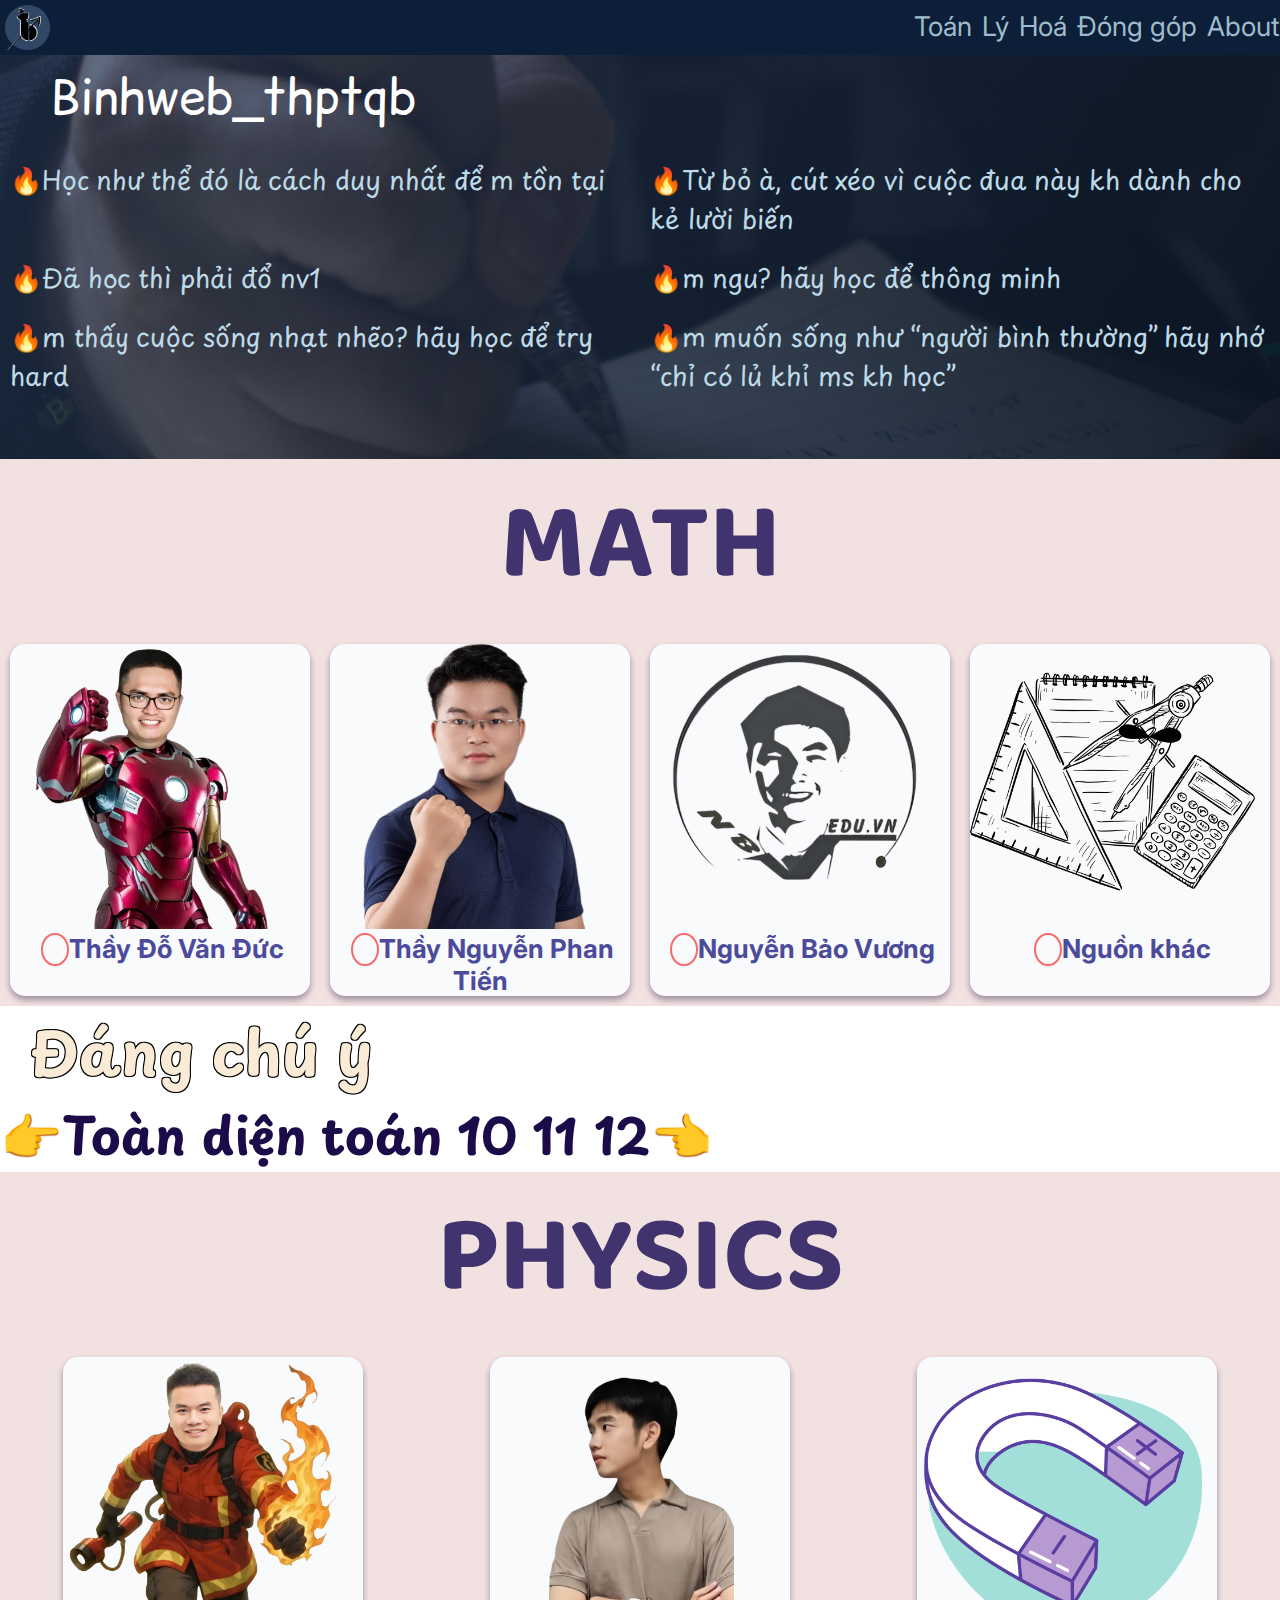
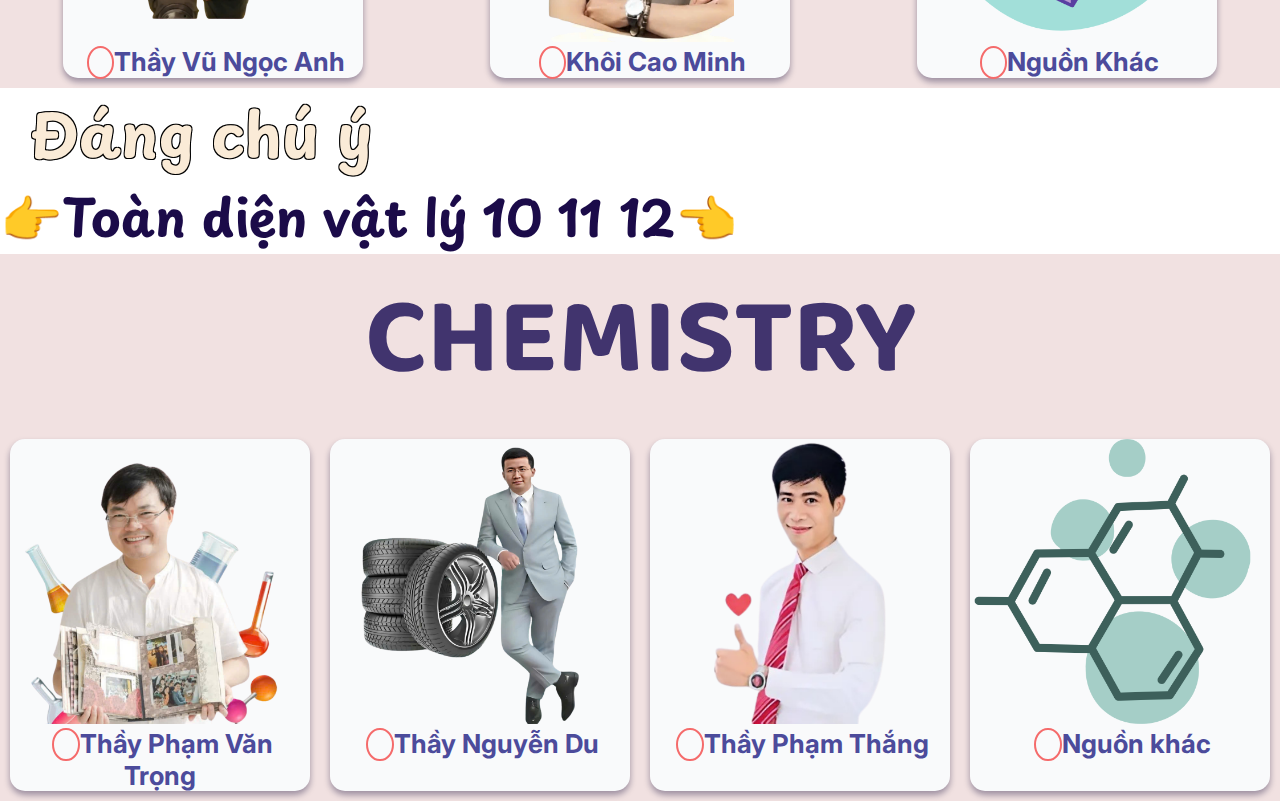
<file: docs/Trangchu.html>
<!DOCTYPE html>
<html>

<head>



    <title>Binhweb_thptqg</title>
    <link rel="stylesheet" href="/css/trangchu_style.css">
    <link rel="icon" href="/resource/images/logo.png" type="images/png">
    <link rel="preconnect" href="https://fonts.googleapis.com">
    <link rel="preconnect" href="https://fonts.gstatic.com" crossorigin>
    <link
        href="https://fonts.googleapis.com/css2?family=Baloo+Bhai+2:wght@400..800&family=Comic+Relief:wght@400;700&family=Inter:ital,opsz,wght@0,14..32,100..900;1,14..32,100..900&family=Lato&family=Noto+Sans:ital,wdth,wght@0,87.5,100..900;1,87.5,100..900&family=Playpen+Sans:wght@100..800&display=swap"
        rel="stylesheet">

</head>

<body>
    <!------------------------------------------------------nav------------------------------------------------------------------------------------->
    <!------------------------------------------------------------------------------------------------------------------------>
    <div class="nav">
        <img src="/resource/images/logo.png" alt="logo">
        <a href="">About</a>
        <a href="">Đóng góp</a>
        <a href="#chems">Hoá</a>
        <a href="#phys">Lý</a>
        <a href="#math">Toán</a>
    </div>

<!--fix-->
    <!------------------------------------------------------ title trang dau chua slogan------------------------------------------------------------------------------------->
    <!------------------------------------------------------------------------------------------------------------------------>
    <div class="section1_chua_slogan">
        <h1 class="title_ten_web">Binhweb_thptqb</h1>
        <!------------------------------------------------------ slogan------------------------------------------------------------------------------------->
        <!------------------------------------------------------------------------------------------------------------------------>

        <div class="container_slogan">
            <div class="slogan">
                🔥Học như thể đó là cách duy nhất để m tồn tại
            </div>
            <div class="slogan">
                🔥Từ bỏ à, cút xéo vì cuộc đua này kh dành cho kẻ lười biến </div>
            <div class="slogan">
                🔥Đã học thì phải đổ nv1
            </div>
            <div class="slogan">
                🔥m ngu? hãy học để thông minh
            </div>
            <div class="slogan">
                🔥m thấy cuộc sống nhạt nhẽo? hãy học để try hard
            </div>
            <div class="slogan">
                🔥m muốn sống như “người bình thường” hãy nhớ “chỉ có lủ khỉ ms kh học”
            </div>
            <br><br><br>
        </div>
    </div>

    <!------------------------------------------------------ link------------------------------------------------------------------------------------->
    <!------------------------------------------------------------------------------------------------------------------------>

    <div class="section2_chua_link">
        <!------------------------------------------------------ math------------------------------------------------------------------------------------->
        <!------------------------------------------------------------------------------------------------------------------------>
        <div id="math">
            <div class="title_in_section2">MATH</div>
            <div class="container_in_section2">
                <figure>
                    <a href="#"><img class="img_container_in_section2" src="/resource/images/p_trangchu/T_duc.png"
                            alt="thay do van duc"></a>
                    <figcaption class="caption">Thầy Đỗ Văn Đức</figcaption>
                </figure>

                <figure>
                    <a href="#"><img class="img_container_in_section2" src="/resource/images/p_trangchu/T_tien.png"
                            alt="nguyen phan tien"></a>
                    <figcaption class="caption">Thầy Nguyễn Phan Tiến</figcaption>
                </figure>

                <figure>
                    <a href="#"><img class="img_container_in_section2" src="/resource/images/p_trangchu/T_vuong.png"
                            alt="nguyen bao vuong"></a>
                    <figcaption class="caption">Nguyễn Bảo Vương</figcaption>
                </figure>

                <figure>
                    <a href="#"><img class="img_container_in_section2" src="/resource/images/p_trangchu/T_khac.png"
                            alt="toan khac"></a>
                    <figcaption class="caption">Nguồn khác</figcaption>
                </figure>
            </div>

            <div class="hot">Đáng chú ý</div>
            <div class="hot_1"><a href="https://drive.google.com/file/d/1yShjsV0GcyddwEQVmiiu53rLAkPAD_zj/view?usp=drive_link"> 👉Toàn diện toán 10 11 12👈</a></div>
            
        </div>

        <!------------------------------------------------------ phys------------------------------------------------------------------------------------->
        <!------------------------------------------------------------------------------------------------------------------------>

        <div id="phys">
            <div class="title_in_section2">PHYSICS</div>
            <div class="container_in_section2">
                <figure>
                    <a href="#"><img class="img_container_in_section2" src="/resource/images/p_trangchu/L_anh.png"
                            alt="thay vu ngoc anh"></a>
                    <figcaption class="caption">Thầy Vũ Ngọc Anh</figcaption>
                </figure>

                <figure>
                    <a href="#"><img class="img_container_in_section2" src="/resource/images/p_trangchu/L_minh.png"
                            alt="khoi cao minh"></a>
                    <figcaption class="caption">Khôi Cao Minh</figcaption>
                </figure>

                <figure>
                    <a href="#"><img class="img_container_in_section2" src="/resource/images/p_trangchu/L_khac.png"
                            alt="ly khac"></a>
                    <figcaption class="caption">Nguồn Khác</figcaption>
                </figure>
            </div>

            <div class="hot">Đáng chú ý</div>
            <div class="hot_1"><a href="https://drive.google.com/file/d/1CDehKyVabB594SEA3nmoI7YZvaqQfGgD/view?usp=drive_link"> 👉Toàn diện vật lý 10 11 12👈</a></div>
            
        </div>
        <!------------------------------------------------------ ches------------------------------------------------------------------------------------->
        <!------------------------------------------------------------------------------------------------------------------------>

            <div id="chems">
                <div class="title_in_section2">CHEMISTRY</div>
                <div class="container_in_section2">
                    <figure>
                        <a href="H_Trong.html"><img class="img_container_in_section2" src="/resource/images/p_trangchu/H_trong.png"
                                alt="thay pham van trong"></a>
                        <figcaption class="caption">Thầy Phạm Văn Trọng</figcaption>
                    </figure>

                    <figure>
                        <a href="#"><img class="img_container_in_section2" src="/resource/images/p_trangchu/H_du.png"
                                alt="nguyen du"></a>
                        <figcaption class="caption">Thầy Nguyễn Du</figcaption>
                    </figure>

                    <figure>
                        <a href="#"><img class="img_container_in_section2" src="/resource/images/p_trangchu/H_thang.png"
                                alt="pham thang"></a>
                        <figcaption class="caption">Thầy Phạm Thắng</figcaption>
                    </figure>

                    <figure>
                        <a href="#"><img class="img_container_in_section2" src="/resource/images/p_trangchu/H_khac.png"
                                alt="hoa khac"></a>
                        <figcaption class="caption">Nguồn khác</figcaption>
                    </figure>
                </div>
            </div>

</body>

</html>
</file>
<file: css/trangchu_style.css>
@keyframes slide_l_r {
    from {
        transform: translateX(-20px);
        opacity: 0;
    }

    to {
        transform: translateX(0);
        opacity: 1;
    }
}

@keyframes colorchange {
    0% {
        transform: scale(1.01);

        text-shadow:
            -1px -1px 0 black,
            1px -1px 0 black,
            -1px 1px 0 black,
            1px 1px 0 black,
            -5px -5px 15px rgb(38, 0, 255),
            5px -5px 15px rgb(255, 0, 0),
            -5px 5px 15px rgb(208, 255, 0),
            5px 5px 15px rgb(2, 247, 255);

    }

    25% {
        transform: scale(1.02);


        text-shadow:
            -1px -1px 0 black,
            1px -1px 0 black,
            -1px 1px 0 black,
            1px 1px 0 black,
            -5px -5px 15px rgb(40, 2, 255),
            5px -5px 15px rgb(255, 0, 0),
            -5px 5px 15px rgb(21, 255, 0),
            5px 5px 15px rgb(255, 255, 255);

    }

    50% {
        transform: scale(1.03);


        text-shadow:

            -1px -1px 0 black,
            1px -1px 0 black,
            -1px 1px 0 black,
            1px 1px 0 black,
            -5px -5px 15px rgb(255, 255, 255),
            5px -5px 15px rgb(40, 2, 255),
            -5px 5px 15px rgb(255, 0, 0),
            5px 5px 15px rgb(21, 255, 0);
    }

    75% {
        transform: scale(1.04);

        text-shadow:
            -1px -1px 0 black,
            1px -1px 0 black,
            -1px 1px 0 black,
            1px 1px 0 black,
            -5px -5px 15px rgb(21, 255, 0),
            5px -5px 15px rgb(255, 255, 255),
            -5px 5px 15px rgb(40, 2, 255),
            5px 5px 15px rgb(255, 72, 0);
    }

    100% {
        transform: scale(1.05);


        text-shadow:
            -1px -1px 0 black,
            1px -1px 0 black,
            -1px 1px 0 black,
            1px 1px 0 black,
            -5px -5px 15px rgb(255, 72, 0),
            5px -5px 15px rgb(21, 255, 0),
            -5px 5px 15px rgb(255, 255, 255),
            5px 5px 15px rgb(40, 2, 255);
    }
}


html {
    scroll-behavior: smooth;
}

* {
    padding: 0;
    margin: 0;
}

.nav {
    z-index: 100;
    position: fixed;
    top: 0;
    overflow: auto;
    width: 100%;
    height: 5vh;
    padding: 5px;
    background-color: #0c1e38;
}

.nav img {
    height: 100%;
    float: left;
}

.nav a {
    float: right;
    box-sizing: border-box;
    margin: 5px;
    text-decoration: none;
    text-align: center;
    font-family: "Inter", sans-serif;
    font-weight: 100px;
    font-style: normal;
    font-size: 3vh;
    color: #9ebccb;
    transition: 0.15s ease-in;
}

.nav a:hover {
    color: #cce6f3;
    font-size: 3.1vh;
    transform: translateY(2px);

}

.hot {
    display: inline-block;
    margin-left: 30px;
    font-family: "Playpen Sans", cursive;
    font-size: 60px;
    font-weight: bold;
    color: antiquewhite;
    text-shadow:
        -1px -1px 0 black,
        1px -1px 0 black,
        -1px 1px 0 black,
        1px 1px 0 black;

    animation: colorchange 3s ease-in infinite alternate;
}

.hot_1 a {
    font-family: "Playpen Sans", cursive;
    font-size: 50px;
    font-weight: bold;
    color: rgb(27, 11, 73);

    text-decoration: none;
    transition: 0, 25;
}

.hot_1 a:hover {

    color: rgb(224, 215, 250);
    text-shadow:
        -5px -5px 35px rgb(255, 0, 0),
        5px -5px 35px rgb(40, 2, 255),
        -5px 5px 35px rgb(255, 0, 0),
        5px 5px 35px rgb(21, 255, 0);
    text-decoration: none;
    font-size: 55px;


}

.section1_chua_slogan {
    position: relative;
    background-image: linear-gradient(-225deg, #10294d8a, #060f1b), url(../resource/images/p_trangchu/background.png);
    background-size: cover;
    background-attachment: fixed;
    height: fit-content;
    padding-top: 7vh;
}

.section1_chua_slogan .title_ten_web {
    animation: slide_l_r 0.5s ease-in forwards;
    margin-bottom: 20px;
    font-family: "Comic Relief", system-ui;
    font-weight: 400;
    color: #ffffff;
    margin-left: 50px;
    font-size: 48px;
}

.container_slogan {
    display: grid;
    grid-template-columns: repeat(auto-fit, minmax(500px, 1fr));

}

.slogan {
    animation: slide_l_r 0.5s ease-in forwards;
    top: 10px;
    max-width: 700px;
    margin: 10px;
    font-family: "Playpen Sans", cursive;
    font-size: 26px;
    color: #bed9e7;

    transition: transform 0.3s ease, filter 0.3s ease;


}

.slogan:hover {
    font-style: italic;
    color: #f56b6b;
}

.section2_chua_link {
    width: 100vw;
    justify-self: center;
   
}

.title_in_section2 {
    background-color: rgb(241, 225, 225);
    animation: slide_l_r 0.5s ease-in forwards;
    font-family: "Baloo Bhai 2", sans-serif;
    font-size: 108px;
    font-weight: bold;
    font-style: normal;
    color: #41346e;
    box-sizing: border-box;
    display: block;
    text-align: center;
}



.container_in_section2 {
    background-color: rgb(241, 225, 225);
    display: grid;
    grid-template-columns: repeat(auto-fit, minmax(200px, 1fr));
    justify-items: center;
}

.container_in_section2 figure {
    margin: 10px;
    background-color: #f9fafb;
    border-radius: 15px;
    box-shadow: 0 4px 6px rgba(10, 3, 48, 0.363);
    max-width: 300px;
    transition: transform 0.3s ease, filter 0.3s ease;

}

.container_in_section2 figure:hover {
    transform: translateY(2px);

   

}
#img_h_trong{

    background-image: linear-gradient(rgba(255, 255, 255, 0.603),rgba(255, 255, 255, 0.61)),url(../resource/images/p_trangchu/b_img/b_img_h_trong.png);
    border-radius: 15px;

}
#img_h_du{

    background-image: linear-gradient(rgba(255, 255, 255, 0.219),rgba(255, 255, 255, 0.233)),url(../resource/images/p_trangchu/b_img/b_img_h_trong.png);
    border-radius: 15px;

}
.img_container_in_section2 {

    animation: slide_l_r 0.5s ease-in forwards;
    width: 95%;
    justify-self: center;
    transition: 0.2s ease-in;
   
}
.img_container_in_section2:hover {
    width: 100%;
  
    filter: drop-shadow(5px 5px 10px #0c1e38);
}

.caption {
    animation: slide_l_r 0.5s ease-in forwards;
    text-align: center;
    font-family: "Inter", sans-serif;
    font-size: 26px;
    font-weight: bold;
    font-style: normal;
    color: #4c4b9b;
}
.caption::before{
    border: #f56b6b solid 2px;
    border-radius: 50%;
    content: "\f00c";
    padding-left: 2px;
    padding-right: 1px;
    font-family: "Font Awesome 6 Free"; /* Font của Font Awesome */
  color: green;
  font-weight: 900; /* Đảm bảo biểu tượng hiển thị đúng */
  margin-left: 5px;
}
</file>
<file: css/H_Du.css>
@keyframes slide_l_r {
    from {
        transform: translateX(-20px);
        opacity: 0;
    }

    to {
        transform: translateX(0);
        opacity: 1;
    }
}


html {
    scroll-behavior: smooth;
}

* {
    padding: 0;
    margin: 0;
}

.nav {
    z-index: 100;
    position: fixed;
    top: 0;
    overflow: auto;
    width: 100vw;
    height: 5vh;
    padding: 5px;
    background-color: #1f3546;
}

.nav img {
    height: 100%;
    float: left;
}

.nav a {
    display: inline-block;
    float: right;
    box-sizing: border-box;
    font-size: 2vh;
    margin: 5px;
    text-decoration: none;
    text-align: center;
    font-family: "Inter", sans-serif;
    font-weight: 100px;
    font-style: normal;

    color: #9ebccb;
    transition: 0.15s ease-in;
}

.nav a:hover {
    color: #cce6f3;
    font-size: 2.1vh;


}

#section1 {
    background-image: linear-gradient(-225deg, #00000000, #15436e), url(../resource/images/p_H_Trong/b_1.png);
    background-size: cover;
    background-attachment: fixed;
    height: fit-content;
    padding-top: 7vh;


}

.container1 {
    display: grid;
    grid-template-columns: repeat(auto-fit, minmax(300px, 1fr));
}

.chuaimg {
    max-width: 400px;

}

.img_trong {
    width: 100%;
}

.title {
    font-family: "Playpen Sans", cursive;
    font-weight: bold;
    font-size: 29px;
    text-align: center;
    color: #e7e4e1;
}

.chua2container {
    align-items: center;
}

.chuabutton {
    margin-top: 15px;
    justify-items: center;
    display: grid;
    grid-template-columns: repeat(auto-fit, minmax(150px, 1fr));
}

.button {
    display: flex;
    box-sizing: border-box;
    color: #e7e4e1;
    background-color: #ef436d;
    width: 110px;
    height: 50px;
    border-radius: 15px;
    align-items: center;
    justify-content: center;
    font-family: "Noto Sans", sans-serif;
    font-weight: bold;
    font-size: 21px;
    margin: 10px;
    text-decoration: none;
    transition: all 0.15s ease-in;
}

.button:hover {
    background-color: #ff5680;
    box-shadow: 5px 5px 25px 10px #ffd3de3b;
    transform: scale(1.05);
}

.chualink {
    margin-top: 20px;
}

.link {
    margin-top: 15px;
    margin-left: 10px;
    display: block;
    font-family: "Playpen Sans", cursive;
    text-decoration: none;
    font-size: 26px;
    color: #a198c9;
    transition: all 0.25s ease-in;
}

.link:hover {
    color: white;
    transform: scale(1.01);

}

.logo {
    width: 27px;
    margin-right: 5px;

}

#section2 {
    background-image: url(../resource/images/p_trangchu/background_chua_link.png);
    background-attachment: fixed;
    background-size: cover;
    height: fit-content;

}

.cotainerchualist {
    display: grid;
    grid-template-columns: repeat(auto-fit, minmax(600px, 1fr));
}

.st2_title {
    font-family: "Playpen Sans", cursive;
    font-size: 50px;
    font-weight: bold;
    color: #d7495b;
    padding-top: 20px;
    margin-left: 30px;
}

.layer1 {

    margin: 20px;
    padding-right: 15px;
    padding-bottom: 15px;
    background-color: #a198c944;
    border-radius: 25px;
    border: #a198c9dc solid 2px;
    font-family: "Playpen Sans", cursive;
    color: #bc9f8f;
    font-size: 26px;
    font-weight: bold;
    text-decoration: none;
    list-style: none;
    cursor: pointer;
    padding-left: 20px;
    transition: 0.25s ease-in;
}

.layer1:hover {
    transform: scale(1.03);
}

.layer2 {
    margin-top: 15px;
    background-color: #e4904b44;
    border: #bc9f8f solid 1px;
    border-radius: 15px;
    box-shadow: 5px 5px 5px #5e4c438c;
    font-family: "Playpen Sans", cursive;
    color: #5e4c43;
    font-size: 20px;
    font-weight: normal;
    text-decoration: none;
    list-style-type: none;
    cursor: pointer;
    padding-left: 30px;
}

.layer3 {
    font-family: "Playpen Sans", cursive;
    color: #312823;
    font-size: 18px;
    font-weight: normal;
    text-decoration: none;
    list-style-type: none;
    cursor: pointer;
    padding-left: 40px;
}

.layer3:hover {
    border: #260761 solid 1px;
    border-radius: 15px;
    color: #4033b6;
}

.layer4 {
    font-family: "Noto Sans", cursive;
    color: #000000;
    font-size: 15px;
    font-weight: normal;
    cursor: pointer;
    padding-left: 40px;
}

.layer4:hover {
    border: #220570 solid 1px;
    color: #ea00ff;
    border-radius: 15px;
}

.layer4 li {
    font-family: "Noto Sans", cursive;
    color: #6a44d3;
    font-size: 15px;
    font-weight: normal;

    cursor: pointer;
    padding-left: 40px;
}

.layer3 a {
    text-decoration: none;
    transition: 0.25s ease-in;
}

li {
    text-decoration: none;
    list-style-type: none;
}

.layer3 a:hover {
    color: #fdfdfd;
    transform: translateX(10px);
}

#section3 {
    margin-top: 0;
    background-image: url(../resource/images/p_H_Trong/b_2.png);
    background-size: cover;
    background-attachment: fixed;
    height: fit-content;
}

.section3-title {
    margin-top: 10px;
    font-family: "Playpen Sans", cursive;
    font-weight: bold;
    color: #026937;
    font-size: 47px;
    place-self: center;
}

.container_chua_card {
    display: grid;
    grid-template-columns: repeat(auto-fit, minmax(330px, 1fr));
}

.card {
    max-width: 500px;
    background-color: #00bf63;
    border: #02693760 solid 4px;
    border-radius: 15px;
    margin: 5px;
    padding: 10px;
    padding-bottom: 3px;
    transition: 0.25s ease-in;
}

.card:hover {
    transform: scale(1.05);
}

.icon-hoa {
    display: inline-block;
    height: 30px;

}

.card_title {

    margin-left: 30px;
    display: inline-block;
    padding-bottom: 0px;
    font-family: "Playpen Sans", cursive;
    font-size: 30px;
    color: white;
    font-weight: bold;
    font-style: normal;
}

.box {
    display: block;
    height: 3px;
    width: 75%;
    background-color: white;
    justify-self: center;
}

.card_chua_button {
    margin-top: 10px;
    margin-bottom: 3px;
    display: grid;
    grid-template-columns: repeat(auto-fit, minmax(70px, 1fr));
    justify-content: center;
    place-content: center;
}

.card_button {
    display: inline-block;
    background-color: white;
    border-radius: 6px;
    place-self: center;
    font-family: "Noto Sans", sans-serif;
    font-size: 20px;
    color: #00bf63;
    text-align: center;
    align-items: center;
    text-decoration: none;
    width: 70px;
    transition: 0.2s ease-in;
}

.card_button:hover {
    border-radius: 15px;
    color: #086136;
}

/*  --------------------------------------tong on hoa vo co */
.section3-title2 {
    margin-top: 10px;
    font-family: "Playpen Sans", cursive;
    font-weight: bold;
    color: #074e72;
    font-size: 47px;
    place-self: center;
}

.icon-hoa2 {
    display: inline-block;
    height: 15px;

}

.container_chua_card2 {
    display: grid;
    grid-template-columns: repeat(auto-fit, minmax(200px, 1fr));
}

.card2 {
    max-width: 200px;
    box-shadow: 3px 3px 10px 3px rgba(52, 11, 117, 0.377);
    background-color: #0a8acb;
    border: #073c577e solid 4px;
    border-radius: 15px;
    margin: 5px;
    padding: 10px;
    padding-bottom: 3px;
    transition: 0.25s ease-in;
}

.card2:hover {
    transform: scale(1.05);
}

.card_title2 {
    display: inline-block;
    padding-bottom: 0px;
    font-family: "Playpen Sans", cursive;
    font-size: 15px;
    color: white;
    font-weight: bold;
    font-style: normal;
}

.box2 {
    display: block;
    height: 3px;
    width: 75%;
    background-color: white;
    justify-self: center;
}

.card_chua_button2 {
    margin-top: 10px;
    margin-bottom: 3px;
    display: grid;
    grid-template-columns: repeat(auto-fit, minmax(70px, 1fr));
    justify-content: center;
    place-content: center;
}

.card_button2 {
    display: inline-block;
    background-color: white;
    border-radius: 6px;
    place-self: center;
    font-family: "Noto Sans", sans-serif;
    font-size: 1.5vw;
    color: #0a8acb;
    text-align: center;
    align-items: center;
    text-decoration: none;
    width: 70px;
    transition: 0.2s ease-in;
}

.card_button2:hover {
    border-radius: 15px;
    color: #074361;
}

/*-----------------------------------------section4*/
#section4 {
    margin-top: 0;
    background-image: linear-gradient(-225deg, rgba(255, 255, 255, 0.596) 25%, rgba(107, 121, 252, 0.733)), url(../resource/images/p_H_Trong/b_4.png);
    background-size: cover;
    background-attachment: fixed;
    height: fit-content;
}

.section4-title {
    text-shadow: 5px 5px 20px #76ff05, -3px -7px 20px #f50606;
    margin-top: 10px;
    font-family: "Playpen Sans", cursive;
    font-weight: bold;
    color: #ffffff;
    font-size: 47px;
    place-self: center;
}

.container_chua_card4 {
    display: grid;
    grid-template-columns: repeat(auto-fit, minmax(300px, 1fr));
}

.card4 {
    max-width: 500px;
    background-image: linear-gradient(#154abd9c, #0d158683);
    border: #13034da4 solid 4px;
    border-radius: 15px;
    margin: 5px;
    padding: 10px;
    padding-bottom: 3px;
    transition: 0.25s ease-in;
}

.card4:hover {
    background-image: linear-gradient(#93abe0, #5c66ff);
    box-shadow: 5px -5px 15px 10px rgba(2, 25, 66, 0.527);
    transform: scale(1.05);
    border: #ffffff solid 4px;

}

.icon-hoa4 {
    display: inline-block;
    height: 30px;

}

.card_title4 {

    margin-left: 30px;
    display: inline-block;
    padding-bottom: 0px;
    font-family: "Playpen Sans", cursive;
    font-size: 15px;
    color: white;
    font-weight: bold;
    font-style: normal;
}

.box {
    display: block;
    height: 3px;
    width: 75%;
    background-color: white;
    justify-self: center;
}

.card_chua_button4 {
    margin-top: 10px;
    margin-bottom: 3px;
    display: grid;
    grid-template-columns: repeat(auto-fit, minmax(70px, 1fr));
    justify-content: center;
    place-content: center;
}

.card_button4 {
    display: inline-block;
    background-color: white;
    border-radius: 6px;
    place-self: center;
    font-family: "Noto Sans", sans-serif;
    font-size: 20px;
    color: #0a18dbe0;
    text-align: center;
    align-items: center;
    text-decoration: none;
    width: 70px;
    transition: 0.2s ease-in;
}

.card_button4:hover {
    border-radius: 15px;
    color: #0a1068ea;
}
</file>
<file: H_Trong.css>
@keyframes slide_l_r {
    from {
        transform: translateX(-20px);
        opacity: 0;
    }

    to {
        transform: translateX(0);
        opacity: 1;
    }
}


html {
    scroll-behavior: smooth;
}

* {
    padding: 0;
    margin: 0;
}

.nav {
    z-index: 100;
    position: fixed;
    top: 0;
    overflow: auto;
    width: 100%;
    height: 35px;
    padding: 5px;
    background-color: #1f3546;
}

.nav img {
    height: 100%;
    float: left;
}

.nav a {
    float: right;
    box-sizing: border-box;
    margin: 5px;
    text-decoration: none;
    text-align: center;
    font-family: "Inter", sans-serif;
    font-weight: 100px;
    font-style: normal;
    font-size: 13px;
    color: #9ebccb;
    transition: 0.15s ease-in;
}

.nav a:hover {
    color: #cce6f3;
    font-size: 15px;
    transform: translateY(2px);

}

#section1 {
    background-image: linear-gradient(-225deg, #00000000, #15436e), url(resource/images/p_H_Trong/b_1.png);
    background-size: cover;
    background-attachment: fixed;
    height: fit-content;
    padding-top: 55px;


}

.container1 {
    display: grid;
    grid-template-columns: repeat(auto-fit, minmax(300px, 1fr));
}

.chuaimg {
    max-width: 400px;

}

.img_trong {
    width: 100%;
}

.title {
    font-family: "Playpen Sans", cursive;
    font-weight: bold;
    font-size: 29px;
    text-align: center;
    color: #e7e4e1;
}

.chua2container {
    align-items: center;
}

.chuabutton {
    margin-top: 15px;
    justify-items: center;
    display: grid;
    grid-template-columns: repeat(auto-fit, minmax(150px, 1fr));
}

.button {
    display: flex;
    box-sizing: border-box;
    color: #e7e4e1;
    background-color: #ef436d;
    width: 110px;
    height: 50px;
    border-radius: 15px;
    align-items: center;
    justify-content: center;
    font-family: "Noto Sans", sans-serif;
    font-weight: bold;
    font-size: 21px;
    margin: 10px;
    text-decoration: none;
    transition: all 0.15s ease-in;
}
.button:hover{
    background-color: #ff5680;
    box-shadow: 5px 5px 25px 10px #ffd3de3b;
    transform: scale(1.05);
}

.chualink {
    margin-top: 20px;
}

.link {
    margin-top: 15px;
    margin-left: 10px;
    display: block;
    font-family: "Playpen Sans", cursive;
    text-decoration: none;
    font-size: 26px;
    color: #a198c9;
    transition: all 0.25s ease-in;
}

.link:hover {
    color: white;
    transform: scale(1.01);

}

.logo {
    width: 27px;
    margin-right: 5px;

}

#section2 {
    background-image: url(resource/images/p_trangchu/background_chua_link.png);
    background-attachment: fixed;
    background-size: cover;
    height: fit-content;

}

.cotainerchualist {
    display: grid;
    grid-template-columns: repeat(auto-fit, minmax(600px, 1fr));
}

.st2_title {
    font-family: "Playpen Sans", cursive;
    font-size: 50px;
    font-weight: bold;
    color: #d7495b;
    padding-top: 20px;
    margin-left: 30px;
}

.layer1 {
    margin: 20px;
    padding-right: 15px;
    padding-bottom: 15px;
    background-color: #a198c944;
    border-radius: 25px;
    border: #a198c9dc solid 2px;
    font-family: "Playpen Sans", cursive;
    color: #bc9f8f;
    font-size: 26px;
    font-weight: bold;
    text-decoration: none;
    list-style: none;
    cursor: pointer;
    padding-left: 20px;
    transition: 0.25s ease-in;
}
.layer1:hover{
    transform:scale(1.03);
}

.layer2 {
    margin-top: 15px;
    background-color: #e4904b44;
    border: #bc9f8f solid 1px;
    border-radius: 15px;
    box-shadow: 5px 5px 5px #5e4c438c;
    font-family: "Playpen Sans", cursive;
    color: #5e4c43;
    font-size: 20px;
    font-weight: normal;
    text-decoration: none;
    list-style-type: none;
    cursor: pointer;
    padding-left: 30px;
}

.layer3 {
    font-family: "Playpen Sans", cursive;
    color: #312823;
    font-size: 18px;
    font-weight: normal;
    text-decoration: none;
    list-style-type: none;
    cursor: pointer;
    padding-left: 40px;
}
.layer3:hover{
    border: #260761 solid 1px;
    border-radius: 15px;
    color: #4033b6;
}

.layer4 {
    font-family: "Noto Sans", cursive;
    color: #000000;
    font-size: 15px;
    font-weight: normal;
    cursor: pointer;
    padding-left: 40px;
}

.layer4:hover{
    border: #220570 solid 1px;
    color: #ea00ff;
    border-radius: 15px;
}

.layer4 li {
    font-family: "Noto Sans", cursive;
    color: #6a44d3;
    font-size: 15px;
    font-weight: normal;

    cursor: pointer;
    padding-left: 40px;
}

.layer3 a {
    text-decoration: none;
    transition: 0.25s ease-in;
}

li {
    text-decoration: none;
    list-style-type: none;
}

.layer3 a:hover {
    color: #fdfdfd;
    transform: translateX(10px);
}
#section3{
    margin-top: 0;
    background-image: url(resource/images/p_H_Trong/b_2.png);
    background-size: cover;
    background-attachment: fixed;
    height: fit-content;
}
.section3-title{
    margin-top: 10px;
    font-family: "Playpen Sans", cursive;
    font-weight: bold;
    color:#026937 ;
    font-size: 47px;
    place-self: center;
}

.container_chua_card{
    display:grid;
    grid-template-columns:repeat(auto-fit, minmax(300px,1fr));
}
.card{
    max-width:500px;
    background-color: #00bf63;
    border: #02693760 solid 4px;
    border-radius:15px;
    margin:5px;
    padding:10px;
    padding-bottom: 3px;
    transition: 0.25s  ease-in;
}
.card:hover{
    transform: scale(1.05);
}
.icon-hoa{
    display: inline-block;
    height: 30px;

}
.card_title{

    margin-left: 30px;
    display: inline-block;
    padding-bottom: 0px;
    font-family: "Playpen Sans", cursive;
    font-size:30px;
    color: white;
    font-weight: bold;
    font-style: normal;
}
.box{
    display: block;
    height: 3px;
    width:75%;
    background-color: white;
    justify-self: center;
}
.card_chua_button{
    margin-top: 10px;
    margin-bottom: 3px;
    display: grid;
    grid-template-columns: repeat(auto-fit,minmax(70px,1fr));
    justify-content: center;
    place-content: center;
}
.card_button{
    display: inline-block;
    background-color: white;
    border-radius:6px;
    place-self: center;
    font-family: "Noto Sans", sans-serif;
    font-size: 20px;
    color: #00bf63;
    text-align: center;
    align-items: center;
    text-decoration: none;
    width: 70px;
    transition: 0.2s ease-in;
}
.card_button:hover{
    border-radius:15px;
    color: #086136;
}
/*  --------------------------------------tong on hoa vo co */
.section3-title2{
    margin-top: 10px;
    font-family: "Playpen Sans", cursive;
    font-weight: bold;
    color:#074e72 ;
    font-size: 47px;
    place-self: center;
}

.icon-hoa2{
    display: inline-block;
    height: 15px;

}
.container_chua_card2{
    display:grid;
    grid-template-columns:repeat(auto-fit, minmax(200px,1fr));
}
.card2{
    max-width:200px;
    box-shadow: 3px 3px 10px 3px rgba(52, 11, 117, 0.377);
    background-color: #0a8acb;
    border: #073c577e solid 4px;
    border-radius:15px;
    margin:5px;
    padding:10px;
    padding-bottom: 3px;
    transition: 0.25s  ease-in;
}
.card2:hover{
    transform: scale(1.05);
}

.card_title2{
    display: inline-block;
    padding-bottom: 0px;
    font-family: "Playpen Sans", cursive;
    font-size:15px;
    color: white;
    font-weight: bold;
    font-style: normal;
}
.box2{
    display: block;
    height: 3px;
    width:75%;
    background-color: white;
    justify-self: center;
}
.card_chua_button2{
    margin-top: 10px;
    margin-bottom: 3px;
    display: grid;
    grid-template-columns: repeat(auto-fit,minmax(70px,1fr));
    justify-content: center;
    place-content: center;
}
.card_button2{
    display: inline-block;
    background-color: white;
    border-radius:6px;
    place-self: center;
    font-family: "Noto Sans", sans-serif;
    font-size: 20px;
    color: #0a8acb;
    text-align: center;
    align-items: center;
    text-decoration: none;
    width: 70px;
    transition: 0.2s ease-in;
}
.card_button2:hover{
    border-radius:15px;
    color: #074361;
}
</file>
<file: trangchu_style.css>
@keyframes slide_l_r{
    from{
        transform: translateX(-20px);
        opacity:0;
    }
    to{
        transform:translateX(0);
        opacity:1;
    }
}


html {
    scroll-behavior: smooth;
  }
  
*{
    padding: 0;
    margin: 0;
}
.nav{
    z-index: 100;
    position: fixed;
    top: 0;
    overflow: auto;
    width: 100%;
    height: 35px;
    padding: 5px;
    background-color: #0c1e38;
}
.nav img{
    height: 100%;
    float: left;
}
.nav a{
    float: right;
    box-sizing: border-box;
    margin: 5px;
    text-decoration: none;
    text-align: center;
    font-family: "Inter", sans-serif;
    font-weight: 100px;
    font-style: normal;
    font-size: 15px;
    color: #9ebccb;
    transition: 0.15s ease-in;
}

.nav a:hover{
    color: #cce6f3;
    font-size: 17px;
    transform: translateY(2px);

}

.section1_chua_slogan{
    position: relative;
    background-image: linear-gradient(-225deg,#10294d8a, #060f1b) , url(resource/images/p_trangchu/background.png);
    background-size: cover;
    background-attachment: fixed;
    height: fit-content;
    padding-top: 55px;
}
.section1_chua_slogan .title_ten_web{
    animation: slide_l_r 0.5s ease-in forwards;
    margin-bottom: 20px;
    font-family: "Comic Relief", system-ui;
    font-weight: 400;
    color: #ffffff;
    margin-left: 50px;
    font-size: 48px;
}
.container_slogan{
    display: grid;
    grid-template-columns: repeat(auto-fit, minmax(430px, 1fr));
    justify-items: center;
}
.slogan{
    animation: slide_l_r 0.5s ease-in forwards;
    top:10px;
    max-width: 300px;
    margin: 10px;
    font-family: "Playpen Sans", cursive;
    font-size: 26px;
    color: #bed9e7;
    text-align: center;
    transition: transform 0.3s ease, filter 0.3s ease;


}

.slogan:hover{
    font-style:italic;
    color: #f56b6b ;
}

.section2_chua_link{
    background-image: url(resource/images/p_trangchu/background_chua_link.png);
    background-attachment: fixed;
    background-size: cover;
    height: fit-content;
}

.title_in_section2{
    animation: slide_l_r 0.5s ease-in forwards;
    font-family: "Baloo Bhai 2", sans-serif;
    font-size: 108px;
    font-weight: bold;
    font-style: normal;
    color: #41346e;
    box-sizing: border-box;
    display: block;
    text-align: center;
}



.container_in_section2{
    display:grid;
    grid-template-columns:repeat(auto-fit, minmax(300px, 1fr));
    justify-items:center;
}

.container_in_section2 figure{
    max-width:300px;
    transition: transform 0.3s ease, filter 0.3s ease;

}
.container_in_section2 figure:hover{

    transform: scale(1.05);
    filter: drop-shadow(5px 5px 5px #0c1e38);
  
}
.img_container_in_section2{
    animation: slide_l_r 0.5s ease-in forwards;
    width: 100%;
}



.caption{
    animation: slide_l_r 0.5s ease-in forwards;
    text-align: center;
    font-family: "Playpen Sans", cursive;
    font-size: 26px;
    font-weight: bold;
    font-style: normal;
    color: #4c4b9b;
}
</file>
<file: css/H_Trong.css>
@keyframes slide_l_r {
    from {
        transform: translateX(-20px);
        opacity: 0;
    }

    to {
        transform: translateX(0);
        opacity: 1;
    }
}


html {
    scroll-behavior: smooth;
}

* {
    padding: 0;
    margin: 0;
}

.nav {
    z-index: 100;
    position: fixed;
    top: 0;
    overflow: auto;
    width: 100%;
    height: 35px;
    padding: 5px;
    background-color: #1f3546;
}

.nav img {
    height: 100%;
    float: left;
}

.nav a {
    float: right;
    box-sizing: border-box;
    margin: 5px;
    text-decoration: none;
    text-align: center;
    font-family: "Inter", sans-serif;
    font-weight: 100px;
    font-style: normal;
    font-size: 13px;
    color: #9ebccb;
    transition: 0.15s ease-in;
}

.nav a:hover {
    color: #cce6f3;
    font-size: 15px;
    transform: translateY(2px);

}

#section1 {
    background-image: linear-gradient(-225deg, #00000000, #15436e), url(../resource/images/p_H_Trong/b_1.png);
    background-size: cover;
    background-attachment: fixed;
    height: fit-content;
    padding-top: 55px;


}

.container1 {
    display: grid;
    grid-template-columns: repeat(auto-fit, minmax(300px, 1fr));
}

.chuaimg {
    max-width: 400px;

}

.img_trong {
    width: 100%;
}

.title {
    font-family: "Playpen Sans", cursive;
    font-weight: bold;
    font-size: 29px;
    text-align: center;
    color: #e7e4e1;
}

.chua2container {
    align-items: center;
}

.chuabutton {
    margin-top: 15px;
    justify-items: center;
    display: grid;
    grid-template-columns: repeat(auto-fit, minmax(150px, 1fr));
}

.button {
    display: flex;
    box-sizing: border-box;
    color: #e7e4e1;
    background-color: #ef436d;
    width: 110px;
    height: 50px;
    border-radius: 15px;
    align-items: center;
    justify-content: center;
    font-family: "Noto Sans", sans-serif;
    font-weight: bold;
    font-size: 21px;
    margin: 10px;
    text-decoration: none;
    transition: all 0.15s ease-in;
}

.button:hover {
    background-color: #ff5680;
    box-shadow: 5px 5px 25px 10px #ffd3de3b;
    transform: scale(1.05);
}

.chualink {
    margin-top: 20px;
}

.link {
    margin-top: 15px;
    margin-left: 10px;
    display: block;
    font-family: "Playpen Sans", cursive;
    text-decoration: none;
    font-size: 26px;
    color: #a198c9;
    transition: all 0.25s ease-in;
}

.link:hover {
    color: white;
    transform: scale(1.01);

}

.logo {
    width: 27px;
    margin-right: 5px;

}

#section2 {
    background-image: url(../resource/images/p_trangchu/background_chua_link.png);
    background-attachment: fixed;
    background-size: cover;
    height: fit-content;

}

.cotainerchualist {
    display: grid;
    grid-template-columns: repeat(auto-fit, minmax(600px, 1fr));
}

.st2_title {
    font-family: "Playpen Sans", cursive;
    font-size: 50px;
    font-weight: bold;
    color: #d7495b;
    padding-top: 20px;
    margin-left: 30px;
}

.layer1 {
    margin: 20px;
    padding-right: 15px;
    padding-bottom: 15px;
    background-color: #a198c944;
    border-radius: 25px;
    border: #a198c9dc solid 2px;
    font-family: "Playpen Sans", cursive;
    color: #bc9f8f;
    font-size: 26px;
    font-weight: bold;
    text-decoration: none;
    list-style: none;
    cursor: pointer;
    padding-left: 20px;
    transition: 0.25s ease-in;
}

.layer1:hover {
    transform: scale(1.03);
}

.layer2 {
    margin-top: 15px;
    background-color: #e4904b44;
    border: #bc9f8f solid 1px;
    border-radius: 15px;
    box-shadow: 5px 5px 5px #5e4c438c;
    font-family: "Playpen Sans", cursive;
    color: #5e4c43;
    font-size: 20px;
    font-weight: normal;
    text-decoration: none;
    list-style-type: none;
    cursor: pointer;
    padding-left: 30px;
}

.layer3 {
    font-family: "Playpen Sans", cursive;
    color: #312823;
    font-size: 18px;
    font-weight: normal;
    text-decoration: none;
    list-style-type: none;
    cursor: pointer;
    padding-left: 40px;
}

.layer3:hover {
    border: #260761 solid 1px;
    border-radius: 15px;
    color: #4033b6;
}

.layer4 {
    font-family: "Noto Sans", cursive;
    color: #000000;
    font-size: 15px;
    font-weight: normal;
    cursor: pointer;
    padding-left: 40px;
}

.layer4:hover {
    border: #220570 solid 1px;
    color: #ea00ff;
    border-radius: 15px;
}

.layer4 li {
    font-family: "Noto Sans", cursive;
    color: #6a44d3;
    font-size: 15px;
    font-weight: normal;

    cursor: pointer;
    padding-left: 40px;
}

.layer3 a {
    text-decoration: none;
    transition: 0.25s ease-in;
}

li {
    text-decoration: none;
    list-style-type: none;
}

.layer3 a:hover {
    color: #fdfdfd;
    transform: translateX(10px);
}

#section3 {
    margin-top: 0;
    background-image: url(../resource/images/p_H_Trong/b_2.png);
    background-size: cover;
    background-attachment: fixed;
    height: fit-content;
}

.section3-title {
    margin-top: 10px;
    font-family: "Playpen Sans", cursive;
    font-weight: bold;
    color: #026937;
    font-size: 47px;
    place-self: center;
}

.container_chua_card {
    display: grid;
    grid-template-columns: repeat(auto-fit, minmax(300px, 1fr));
}

.card {
    max-width: 500px;
    background-color: #00bf63;
    border: #02693760 solid 4px;
    border-radius: 15px;
    margin: 5px;
    padding: 10px;
    padding-bottom: 3px;
    transition: 0.25s ease-in;
}

.card:hover {
    transform: scale(1.05);
}

.icon-hoa {
    display: inline-block;
    height: 30px;

}

.card_title {

    margin-left: 30px;
    display: inline-block;
    padding-bottom: 0px;
    font-family: "Playpen Sans", cursive;
    font-size: 30px;
    color: white;
    font-weight: bold;
    font-style: normal;
}

.box {
    display: block;
    height: 3px;
    width: 75%;
    background-color: white;
    justify-self: center;
}

.card_chua_button {
    margin-top: 10px;
    margin-bottom: 3px;
    display: grid;
    grid-template-columns: repeat(auto-fit, minmax(70px, 1fr));
    justify-content: center;
    place-content: center;
}

.card_button {
    display: inline-block;
    background-color: white;
    border-radius: 6px;
    place-self: center;
    font-family: "Noto Sans", sans-serif;
    font-size: 20px;
    color: #00bf63;
    text-align: center;
    align-items: center;
    text-decoration: none;
    width: 70px;
    transition: 0.2s ease-in;
}

.card_button:hover {
    border-radius: 15px;
    color: #086136;
}

/*  --------------------------------------tong on hoa vo co */
.section3-title2 {
    margin-top: 10px;
    font-family: "Playpen Sans", cursive;
    font-weight: bold;
    color: #074e72;
    font-size: 47px;
    place-self: center;
}

.icon-hoa2 {
    display: inline-block;
    height: 15px;

}

.container_chua_card2 {
    display: grid;
    grid-template-columns: repeat(auto-fit, minmax(200px, 1fr));
}

.card2 {
    max-width: 200px;
    box-shadow: 3px 3px 10px 3px rgba(52, 11, 117, 0.377);
    background-color: #0a8acb;
    border: #073c577e solid 4px;
    border-radius: 15px;
    margin: 5px;
    padding: 10px;
    padding-bottom: 3px;
    transition: 0.25s ease-in;
}

.card2:hover {
    transform: scale(1.05);
}

.card_title2 {
    display: inline-block;
    padding-bottom: 0px;
    font-family: "Playpen Sans", cursive;
    font-size: 15px;
    color: white;
    font-weight: bold;
    font-style: normal;
}

.box2 {
    display: block;
    height: 3px;
    width: 75%;
    background-color: white;
    justify-self: center;
}

.card_chua_button2 {
    margin-top: 10px;
    margin-bottom: 3px;
    display: grid;
    grid-template-columns: repeat(auto-fit, minmax(70px, 1fr));
    justify-content: center;
    place-content: center;
}

.card_button2 {
    display: inline-block;
    background-color: white;
    border-radius: 6px;
    place-self: center;
    font-family: "Noto Sans", sans-serif;
    font-size: 20px;
    color: #0a8acb;
    text-align: center;
    align-items: center;
    text-decoration: none;
    width: 70px;
    transition: 0.2s ease-in;
}

.card_button2:hover {
    border-radius: 15px;
    color: #074361;
}

/*-----------------------------------------section4*/
#section4 {
    margin-top: 0;
    background-image: linear-gradient(-225deg, rgba(255, 255, 255, 0.596) 25%, rgba(107, 121, 252, 0.733)), url(../resource/images/p_H_Trong/b_4.png);
    background-size: cover;
    background-attachment: fixed;
    height: fit-content;
}

.section4-title {
    text-shadow: 5px 5px 20px #76ff05, -3px -7px 20px #f50606;
    margin-top: 10px;
    font-family: "Playpen Sans", cursive;
    font-weight: bold;
    color: #ffffff;
    font-size: 47px;
    place-self: center;
}

.container_chua_card4 {
    display: grid;
    grid-template-columns: repeat(auto-fit, minmax(300px, 1fr));
}

.card4 {
    max-width: 500px;
    background-image: linear-gradient(#154abd9c, #0d158683);
    border: #13034da4 solid 4px;
    border-radius: 15px;
    margin: 5px;
    padding: 10px;
    padding-bottom: 3px;
    transition: 0.25s ease-in;
}

.card4:hover {
    background-image: linear-gradient(#93abe0, #5c66ff);
    box-shadow: 5px -5px 15px 10px rgba(2, 25, 66, 0.527);
    transform: scale(1.05);
    border: #ffffff solid 4px;

}

.icon-hoa4 {
    display: inline-block;
    height: 30px;

}

.card_title4 {

    margin-left: 30px;
    display: inline-block;
    padding-bottom: 0px;
    font-family: "Playpen Sans", cursive;
    font-size: 15px;
    color: white;
    font-weight: bold;
    font-style: normal;
}

.box {
    display: block;
    height: 3px;
    width: 75%;
    background-color: white;
    justify-self: center;
}

.card_chua_button4 {
    margin-top: 10px;
    margin-bottom: 3px;
    display: grid;
    grid-template-columns: repeat(auto-fit, minmax(70px, 1fr));
    justify-content: center;
    place-content: center;
}

.card_button4 {
    display: inline-block;
    background-color: white;
    border-radius: 6px;
    place-self: center;
    font-family: "Noto Sans", sans-serif;
    font-size: 20px;
    color: #0a18dbe0;
    text-align: center;
    align-items: center;
    text-decoration: none;
    width: 70px;
    transition: 0.2s ease-in;
}

.card_button4:hover {
    border-radius: 15px;
    color: #0a1068ea;
}
</file>
